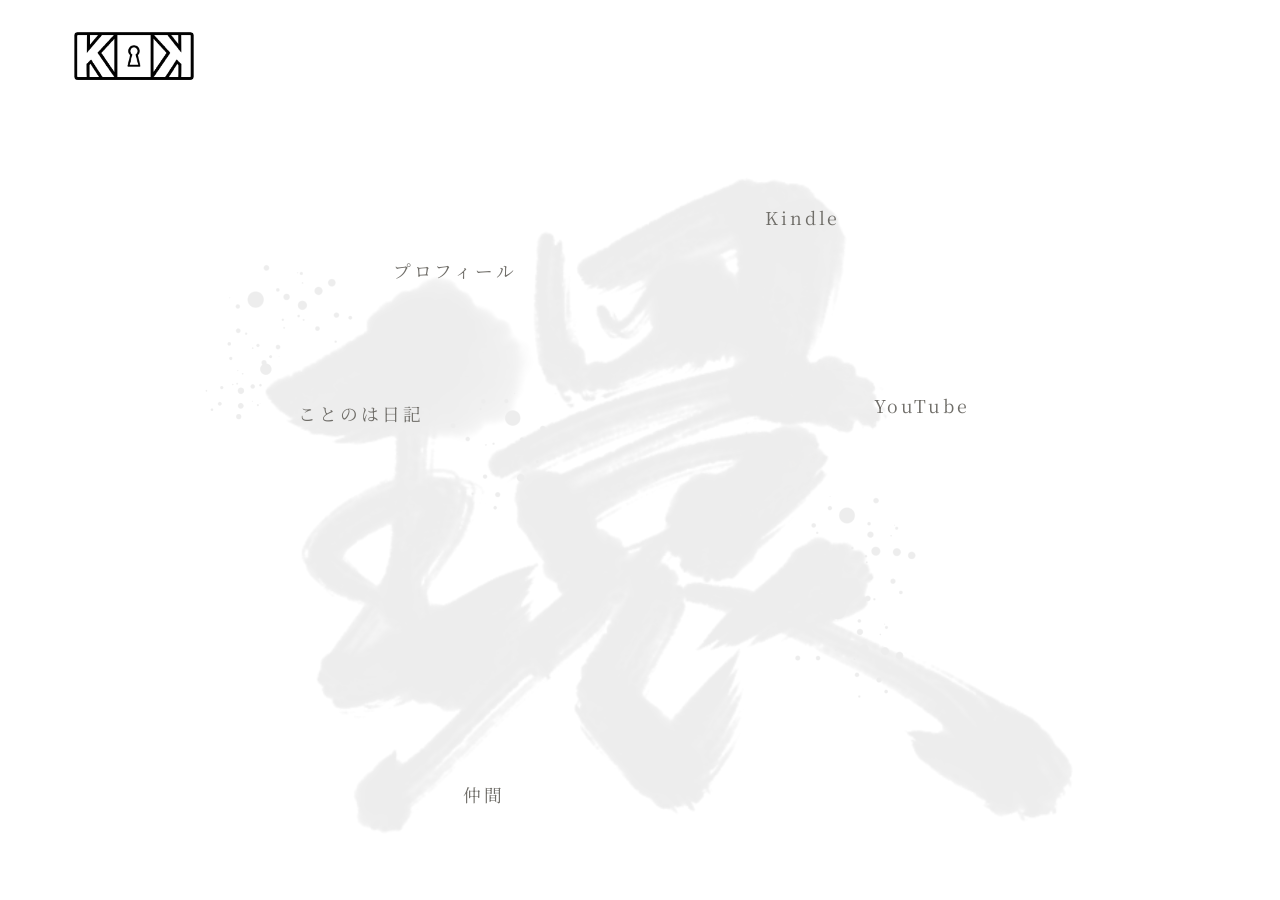
<file: index.html>
<!doctype html>
<html lang="ja" class="no-js">
  <head>
    <meta charset="UTF-8" />
    <meta name="viewport" content="width=device-width, initial-scale=1.0" />
    <title>KOTOBABITO｜詞人くまさん</title>
    <meta name="description" content="言葉、Kindle、映像、音楽など、詞人くまさんの作品と活動をつなぐKOTOBABITO公式サイト。" />
    <link rel="canonical" href="https://kotobabito.com/" />
    <meta property="og:type" content="website" />
    <meta property="og:title" content="KOTOBABITO｜詞人くまさん" />
    <meta property="og:description" content="言葉、Kindle、映像、音楽など、詞人くまさんの作品と活動をつなぐKOTOBABITO公式サイト。" />
    <meta property="og:url" content="https://kotobabito.com/" />
    <meta property="og:site_name" content="KOTOBABITO" />
    <meta property="og:image" content="https://kotobabito.com/%E3%83%95%E3%82%9A%E3%83%AD%E3%83%95%E3%82%A3%E3%83%BC%E3%83%AB%E6%A8%AA.png" />
    <meta name="twitter:card" content="summary_large_image" />
    <meta name="twitter:image" content="https://kotobabito.com/%E3%83%95%E3%82%9A%E3%83%AD%E3%83%95%E3%82%A3%E3%83%BC%E3%83%AB%E6%A8%AA.png" />
    <!-- Google tag (gtag.js) -->
    <script async src="https://www.googletagmanager.com/gtag/js?id=G-5PMWLNDNH3"></script>
    <script>
      window.dataLayer = window.dataLayer || [];
      function gtag(){dataLayer.push(arguments);}
      gtag('js', new Date());

      gtag('config', 'G-5PMWLNDNH3');
    </script>
    <script>
      document.documentElement.className = document.documentElement.className.replace("no-js", "js");
      (function () {
        var introKey = "home-intro-seen";

        try {
          if (window.sessionStorage && sessionStorage.getItem(introKey)) {
            document.documentElement.className += " " + introKey;
            return;
          }

          sessionStorage.setItem(introKey, "true");
        } catch (error) {
          /* Storage may be unavailable in private or restricted browsing. */
        }
      }());
    </script>
    <link rel="stylesheet" href="styles.css" />
    <script src="script.js" defer></script>
  </head>
  <body class="home-page">
    <header class="site-header">
      <a class="site-logo" href="#top" aria-label="詞人くまさん ホーム">
        <img src="HPlogo透明.png" alt="" width="134" height="54" />
      </a>

      <button class="menu-button" type="button" aria-expanded="false" aria-controls="site-nav">
        <span class="menu-button__line"></span>
        <span class="menu-button__line"></span>
        <span class="sr-only">メニューを開く</span>
      </button>

      <nav id="site-nav" class="site-nav" aria-label="メインナビゲーション">
        <a href="index.html" aria-current="page">トップ</a>
        <a href="profile.html">プロフィール</a>
        <a href="yomu.html">Kindle</a>
        <a href="tsuzuru.html">ことのは日記</a>
        <a href="youtube.html">YouTube</a>
        <a href="yorimichi.html">仲間</a>
      </nav>
    </header>

    <main id="top">
      <section class="hero" aria-labelledby="hero-title">
        <!-- 将来の背景画像は hero-background に追加できます。 -->
        <div class="hero-background" aria-hidden="true"></div>
        <div class="hero-message">
          <h1 id="hero-title">
            <span>言葉があるから想いが伝わる</span>
            <span>想いがあるから言葉が溢れる</span>
          </h1>
          <div class="signature-lockup">
            <p class="signature">詞人くまさん</p>
            <img class="signature-seal" src="opensea落款.png" alt="" width="1308" height="1450" />
          </div>
        </div>
        <nav class="hero-orbit-nav" aria-label="トップページナビゲーション">
          <a class="hero-orbit-nav__profile" href="profile.html">プロフィール</a>
          <a class="hero-orbit-nav__kindle" href="yomu.html">Kindle</a>
          <a class="hero-orbit-nav__tsuzuru" href="tsuzuru.html">ことのは日記</a>
          <a class="hero-orbit-nav__youtube" href="youtube.html">YouTube</a>
          <a class="hero-orbit-nav__friends" href="yorimichi.html">仲間</a>
        </nav>
      </section>
    </main>
  </body>
</html>
</file>
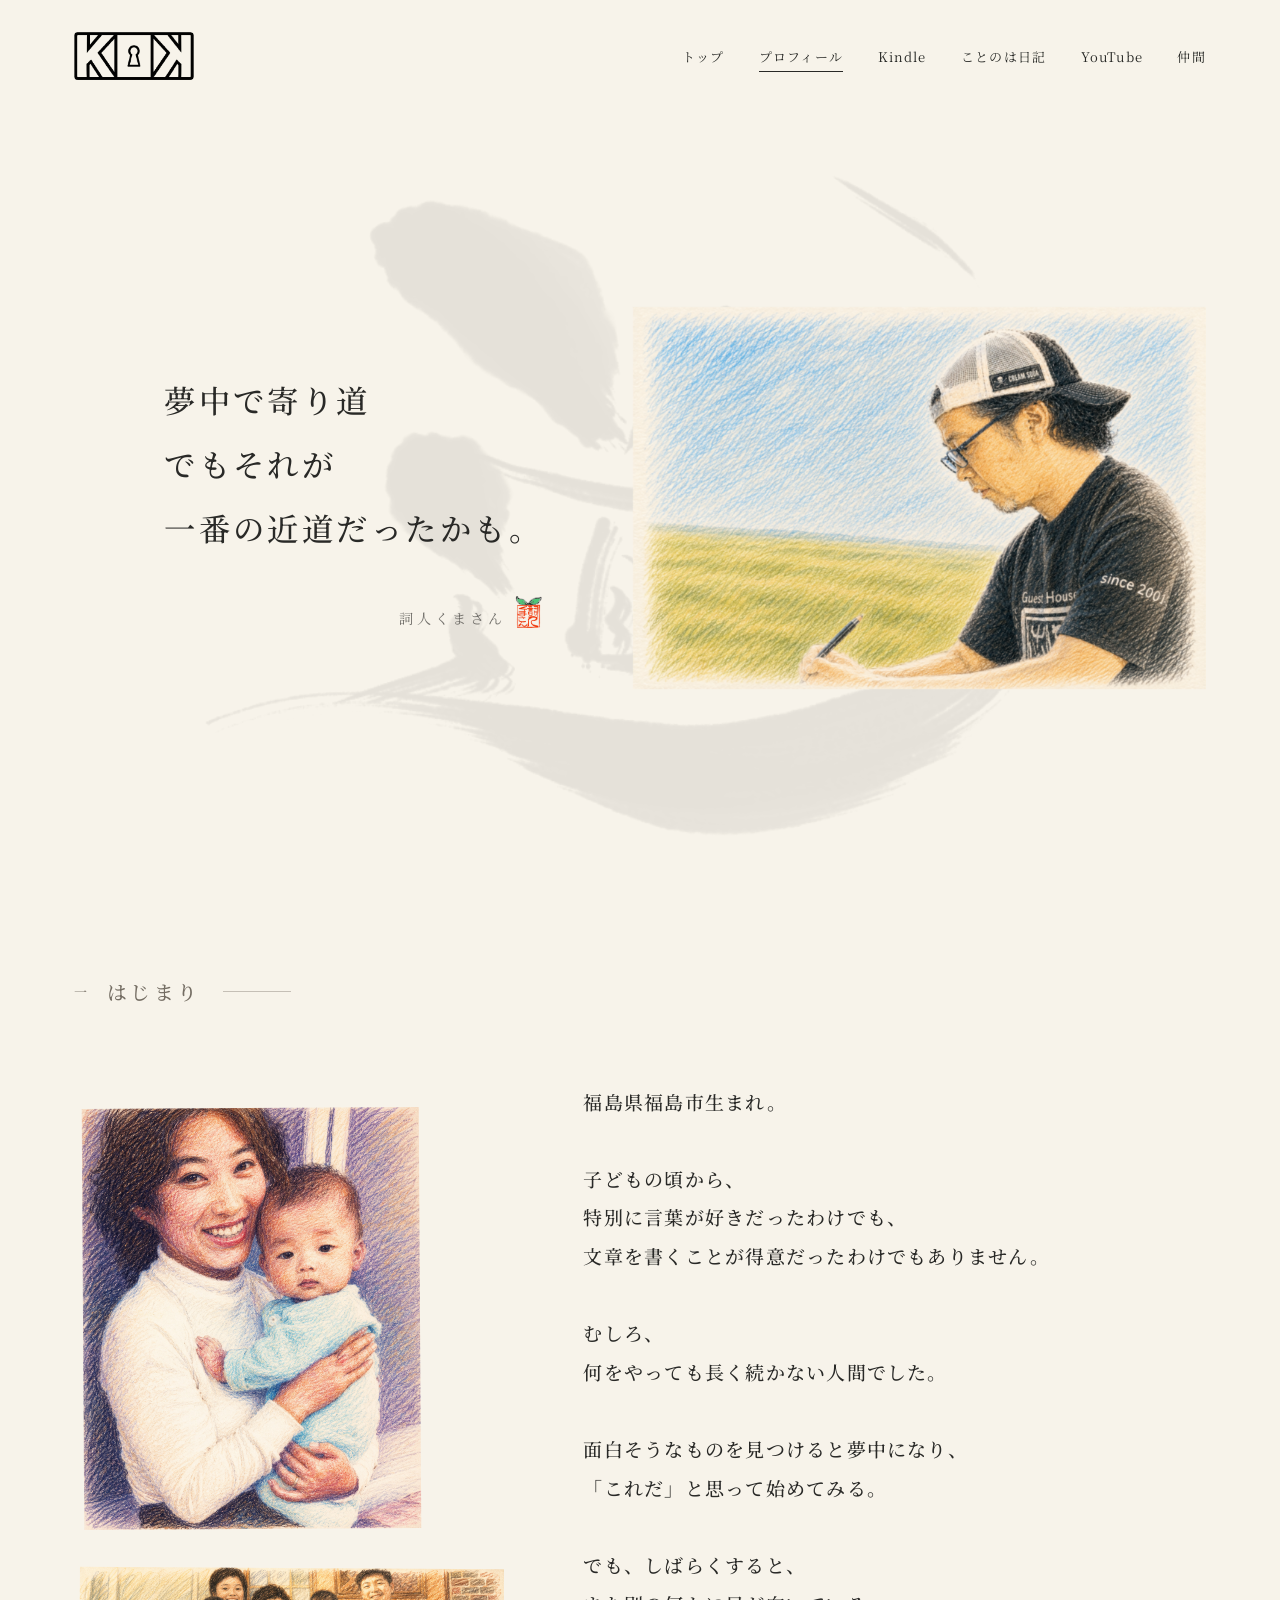
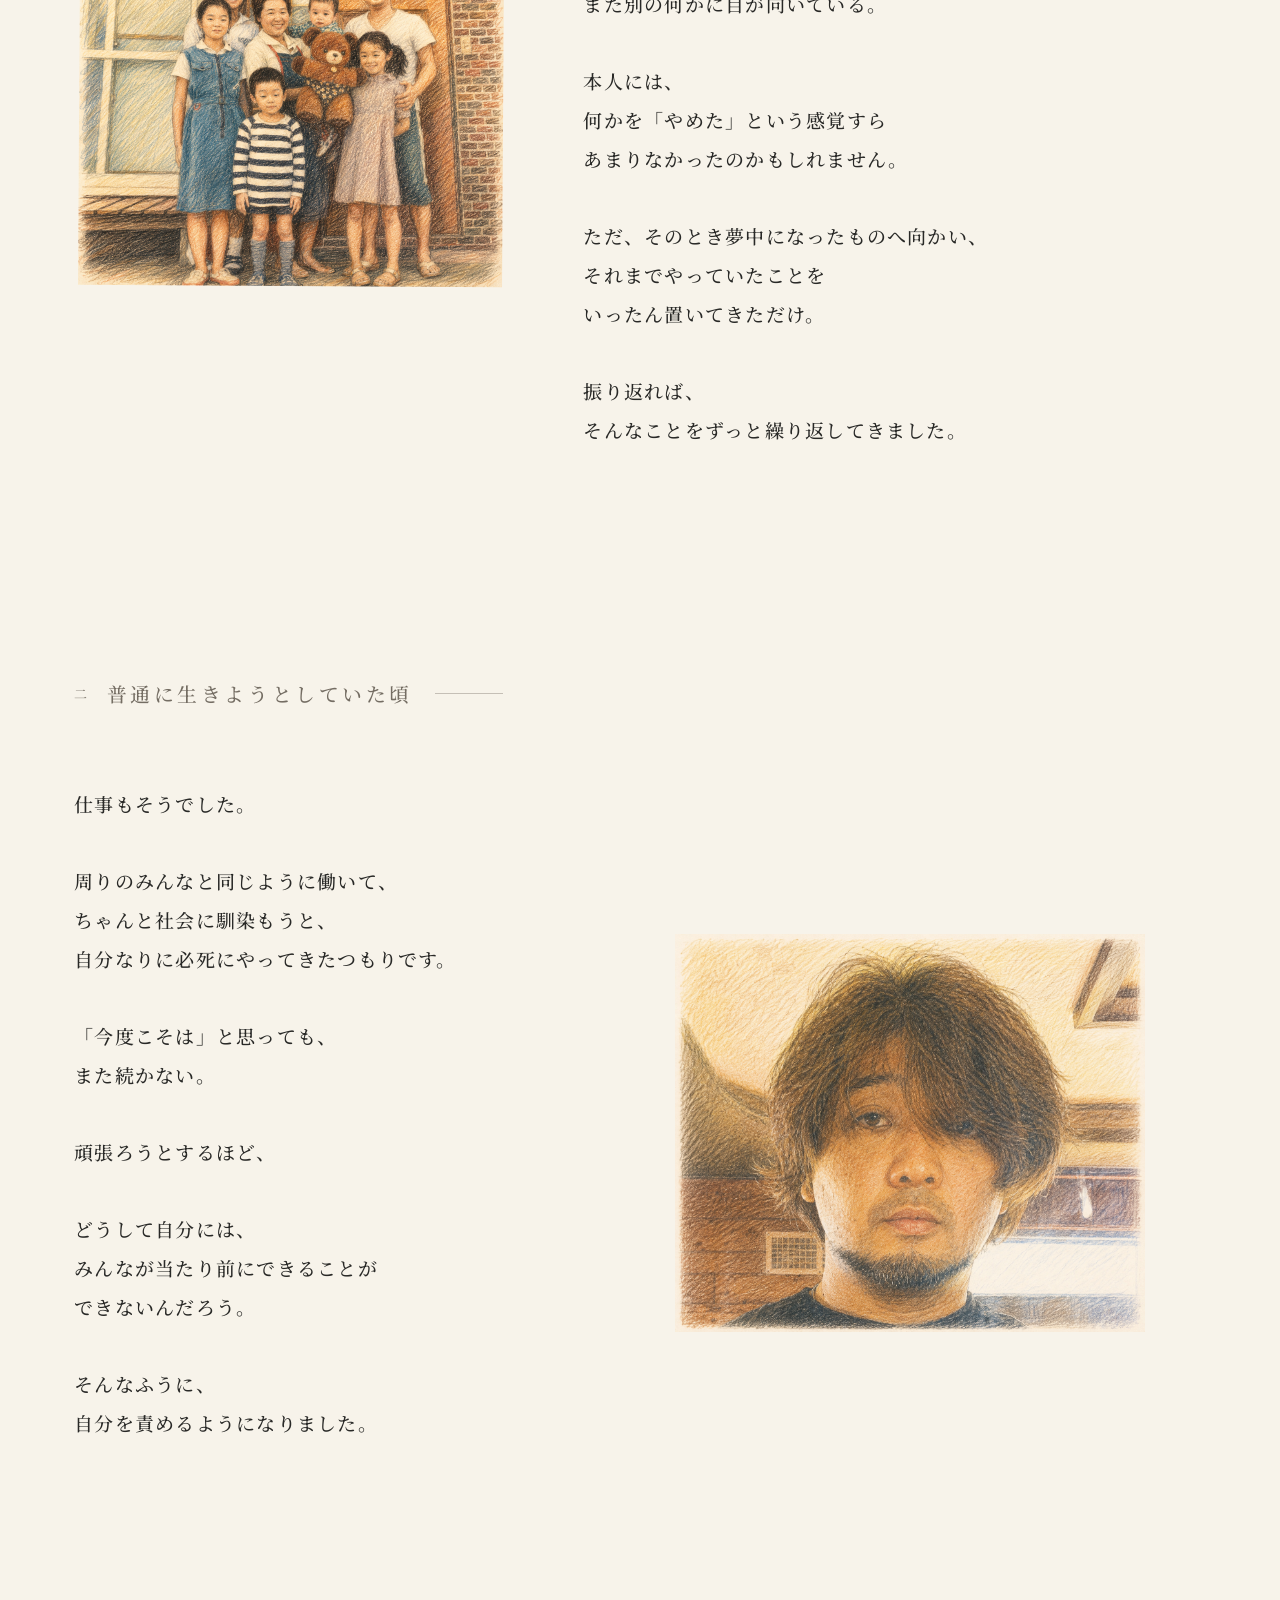
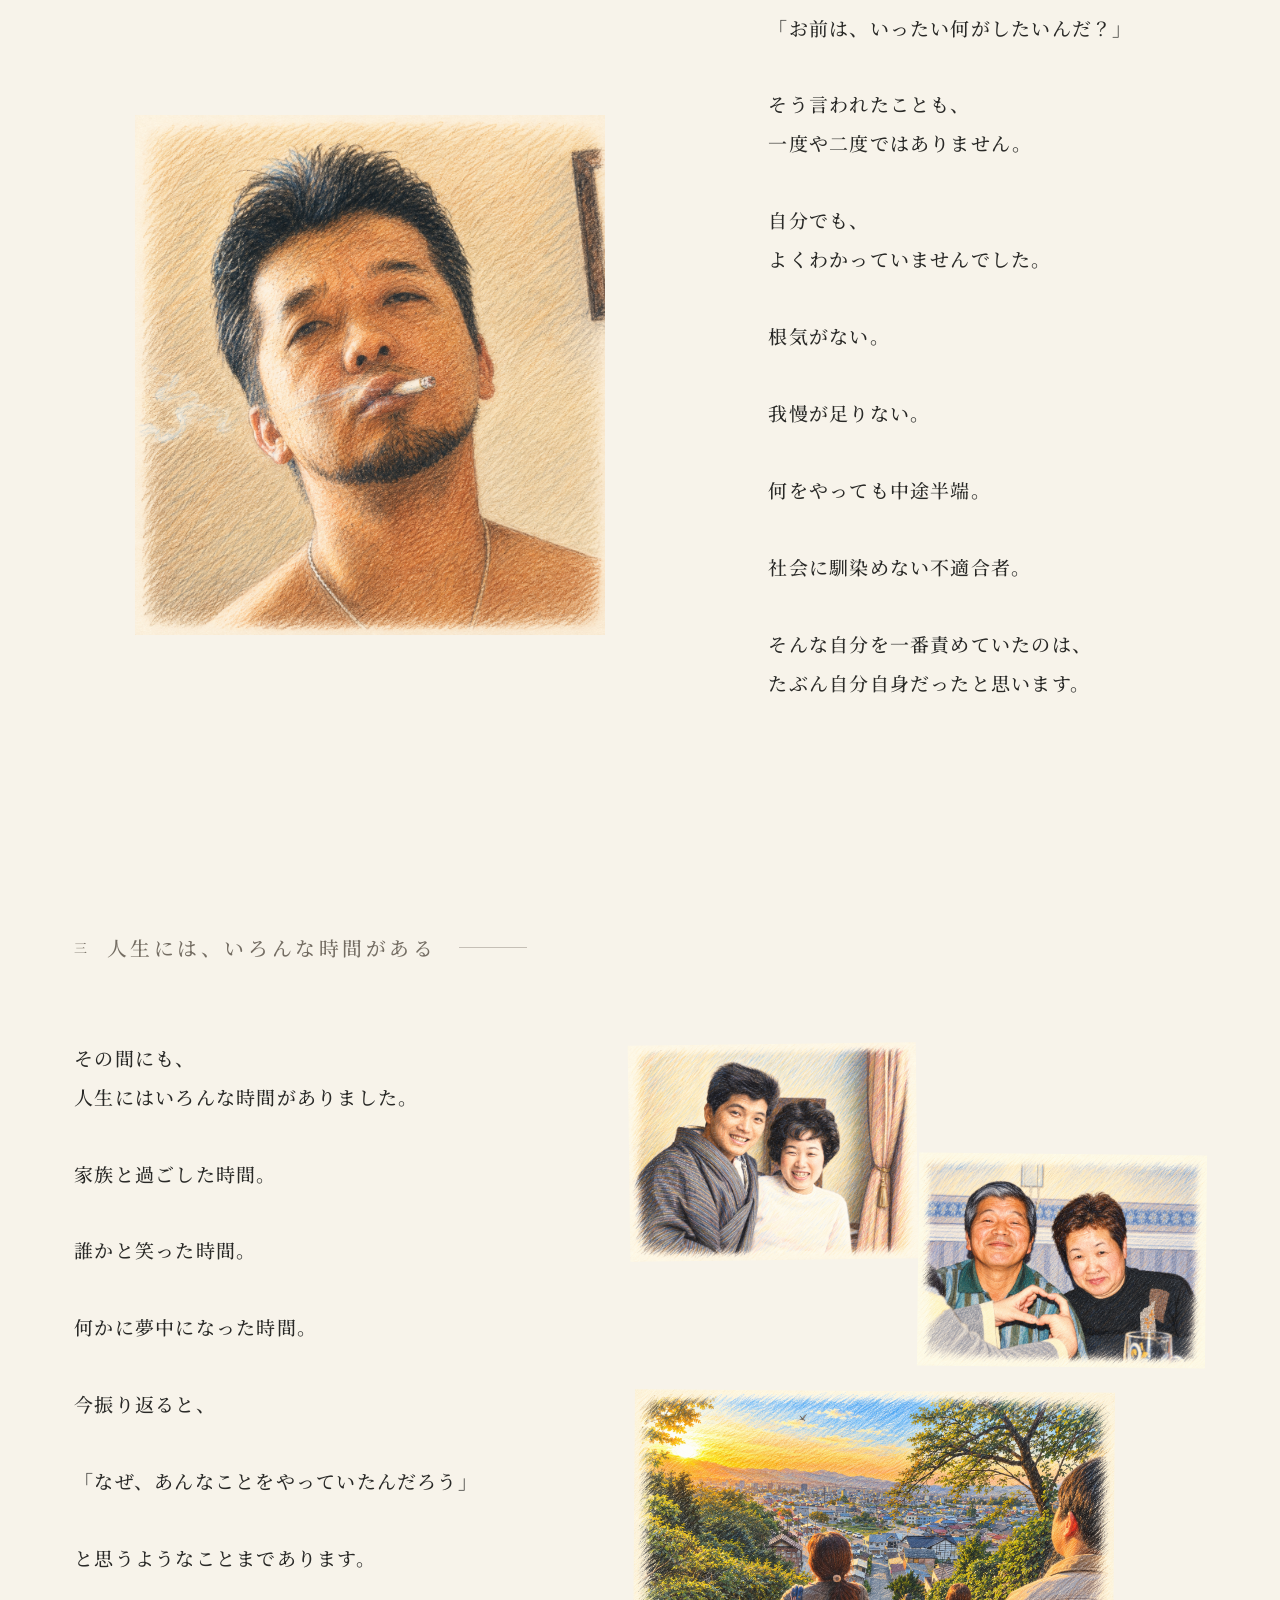
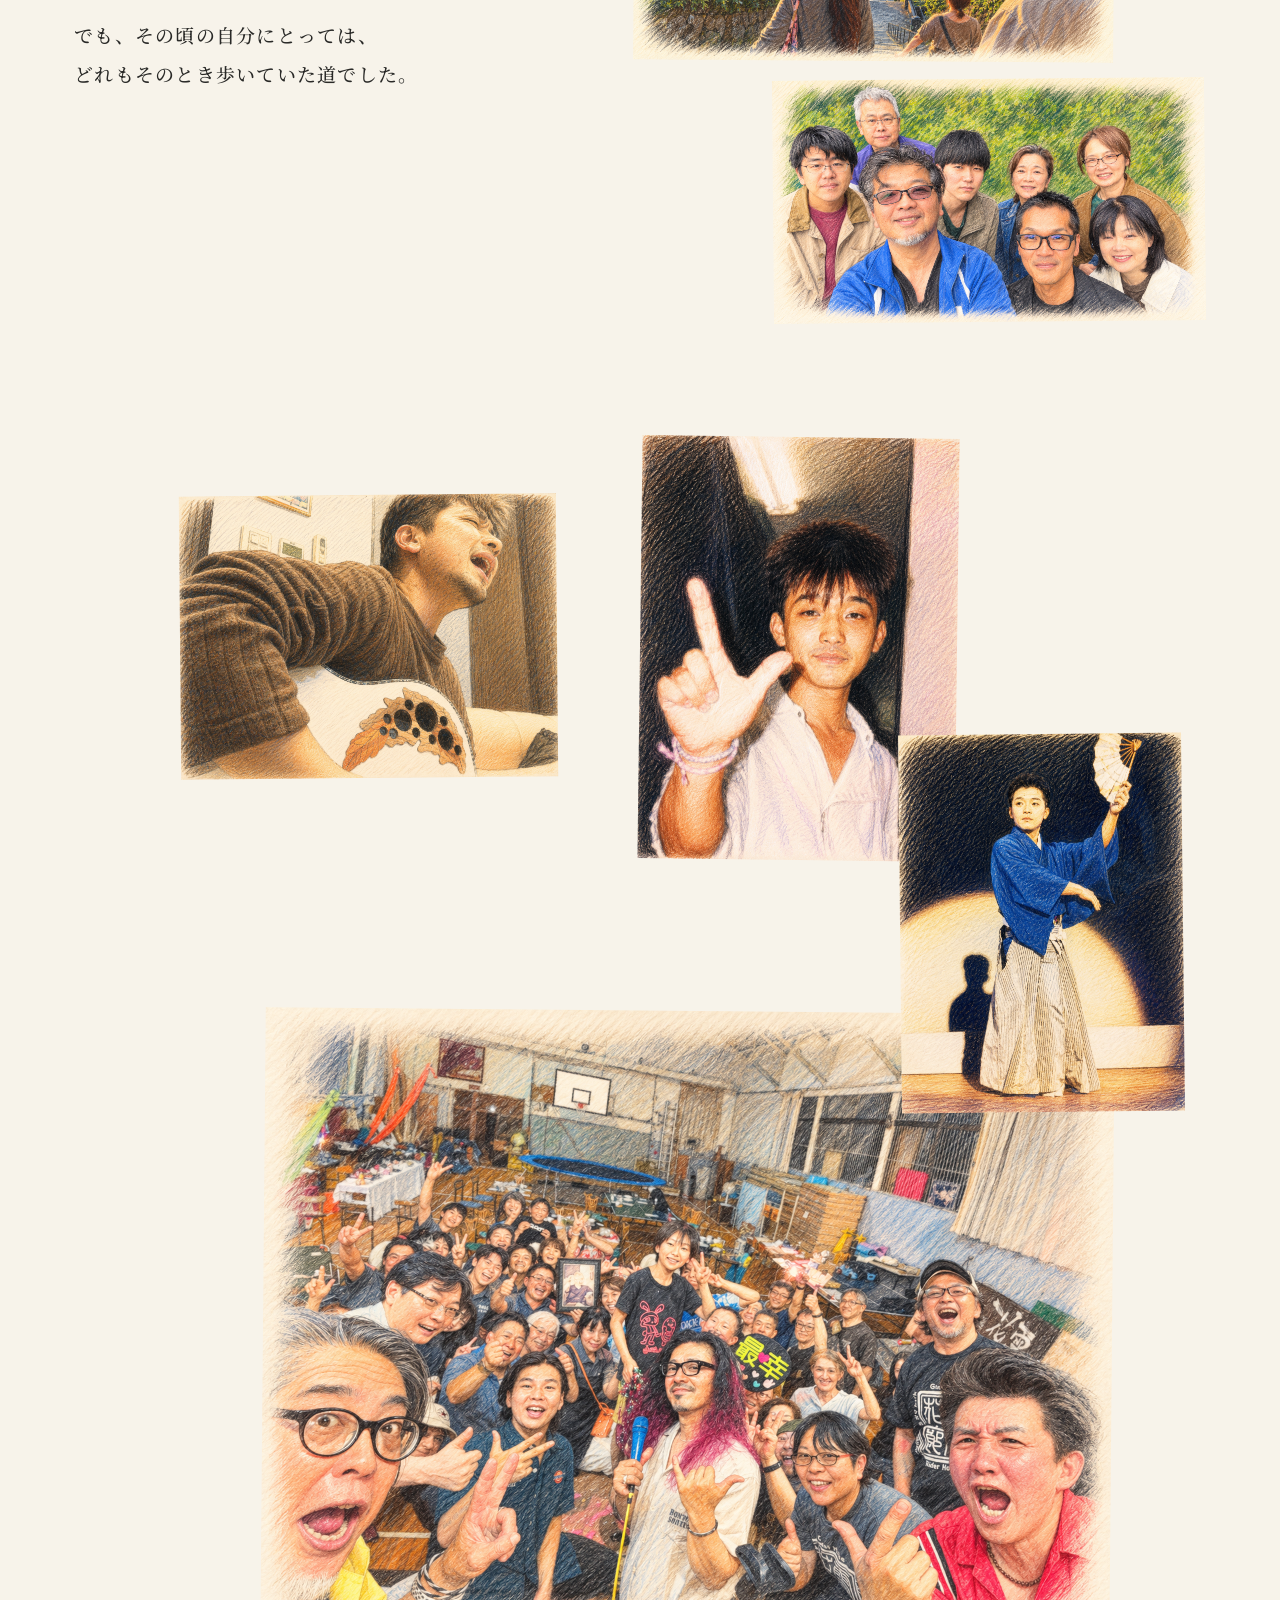
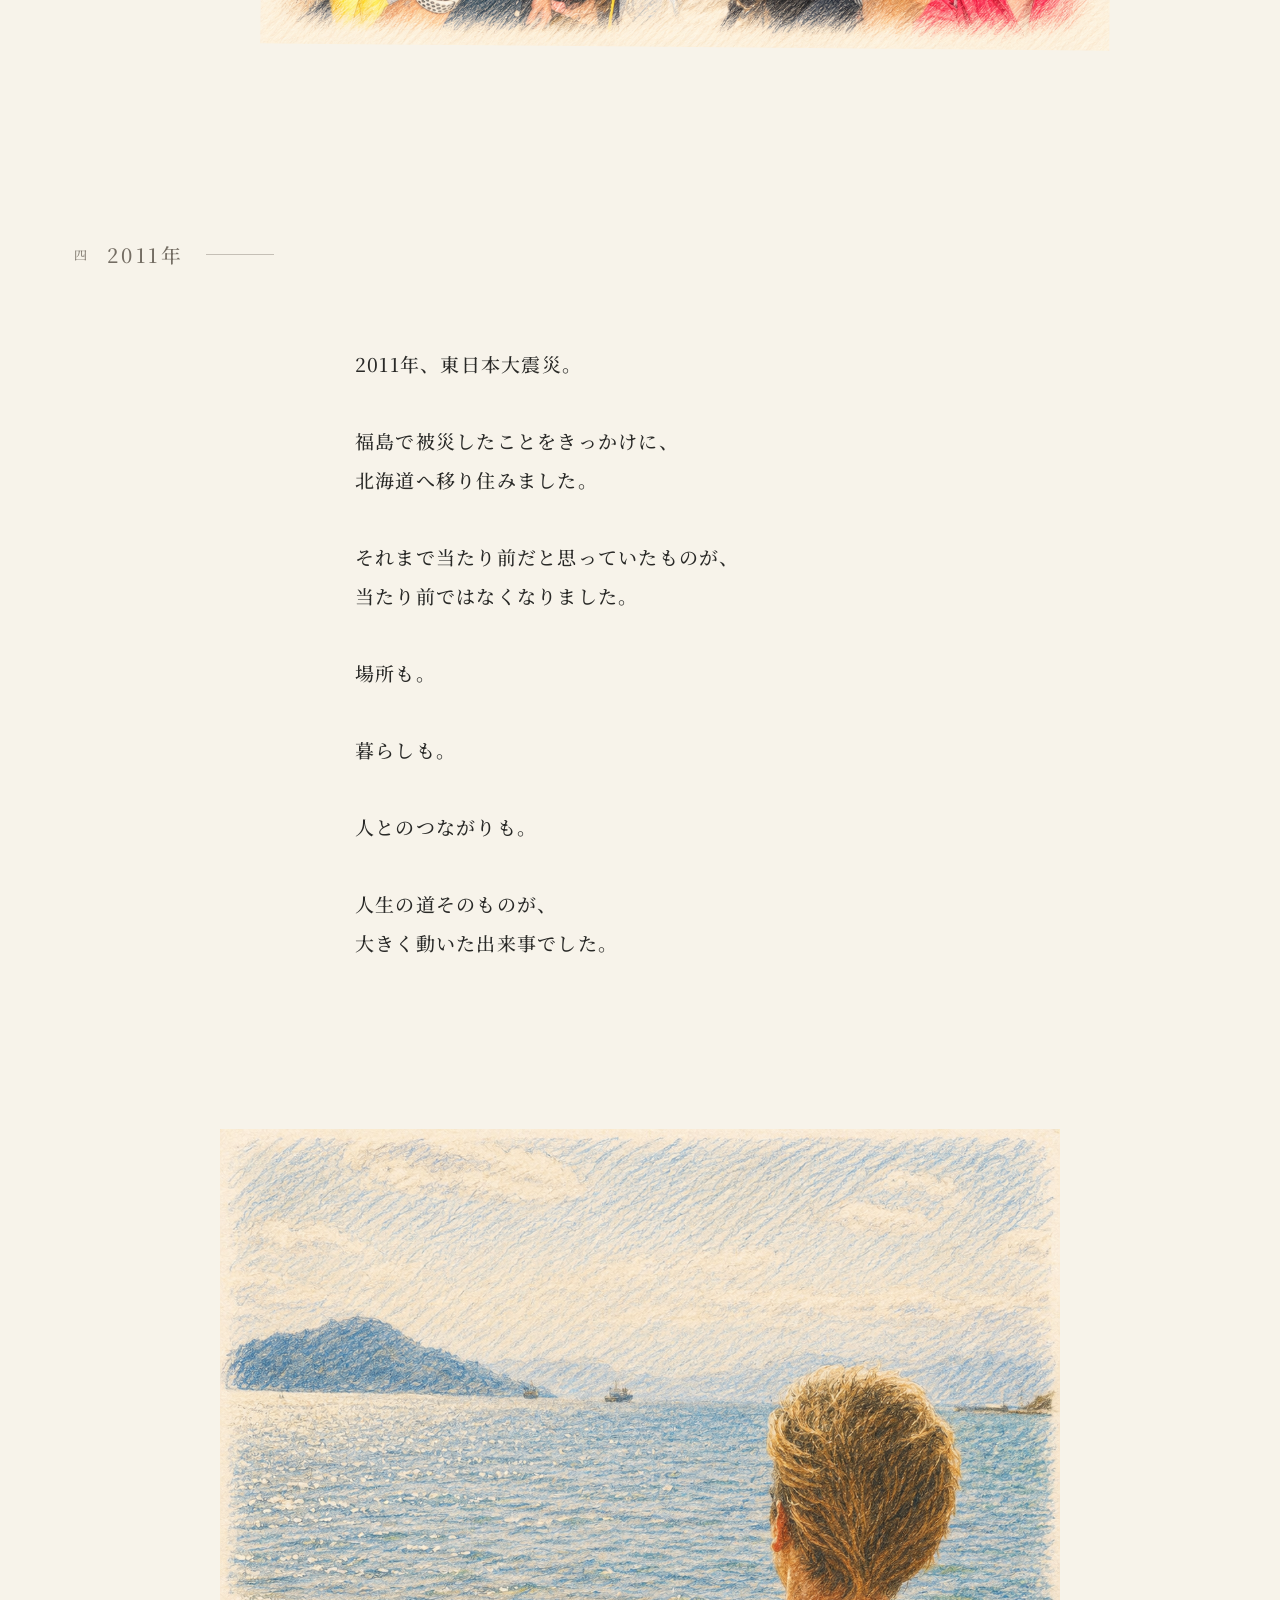
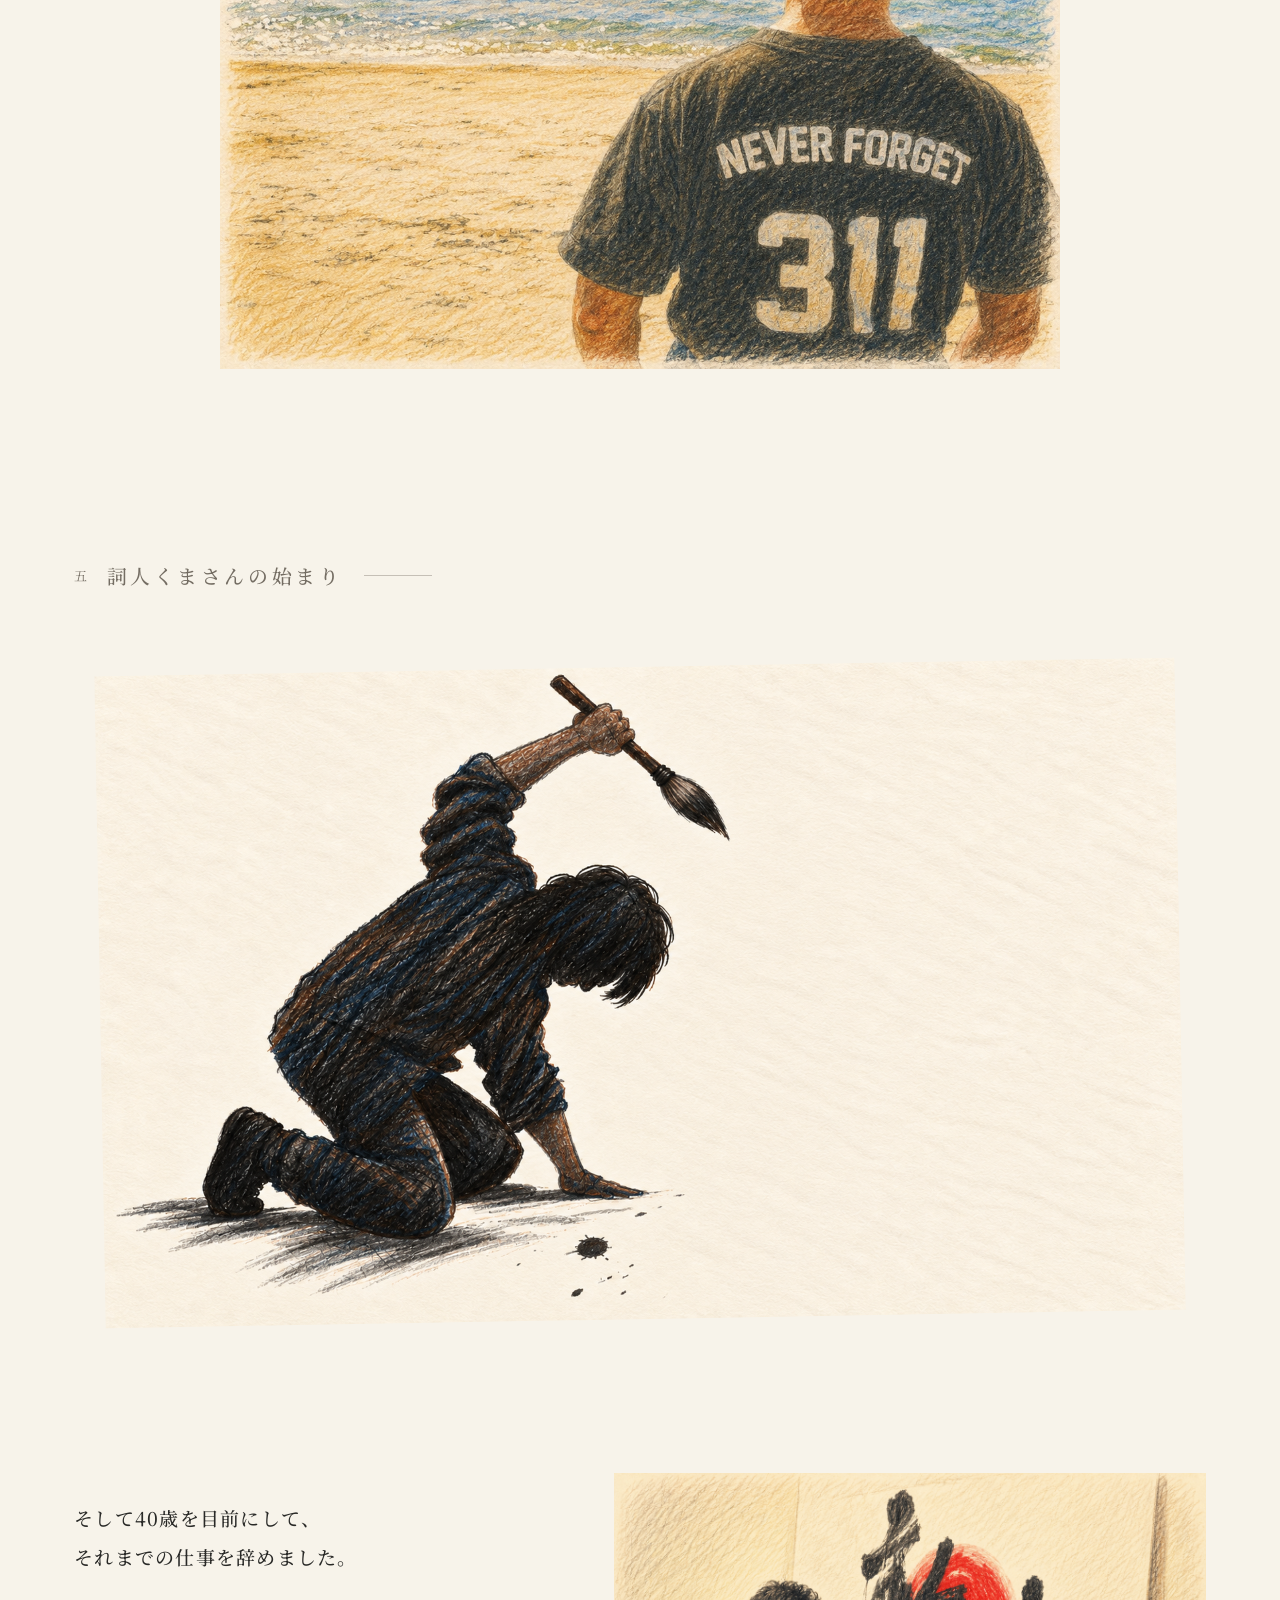
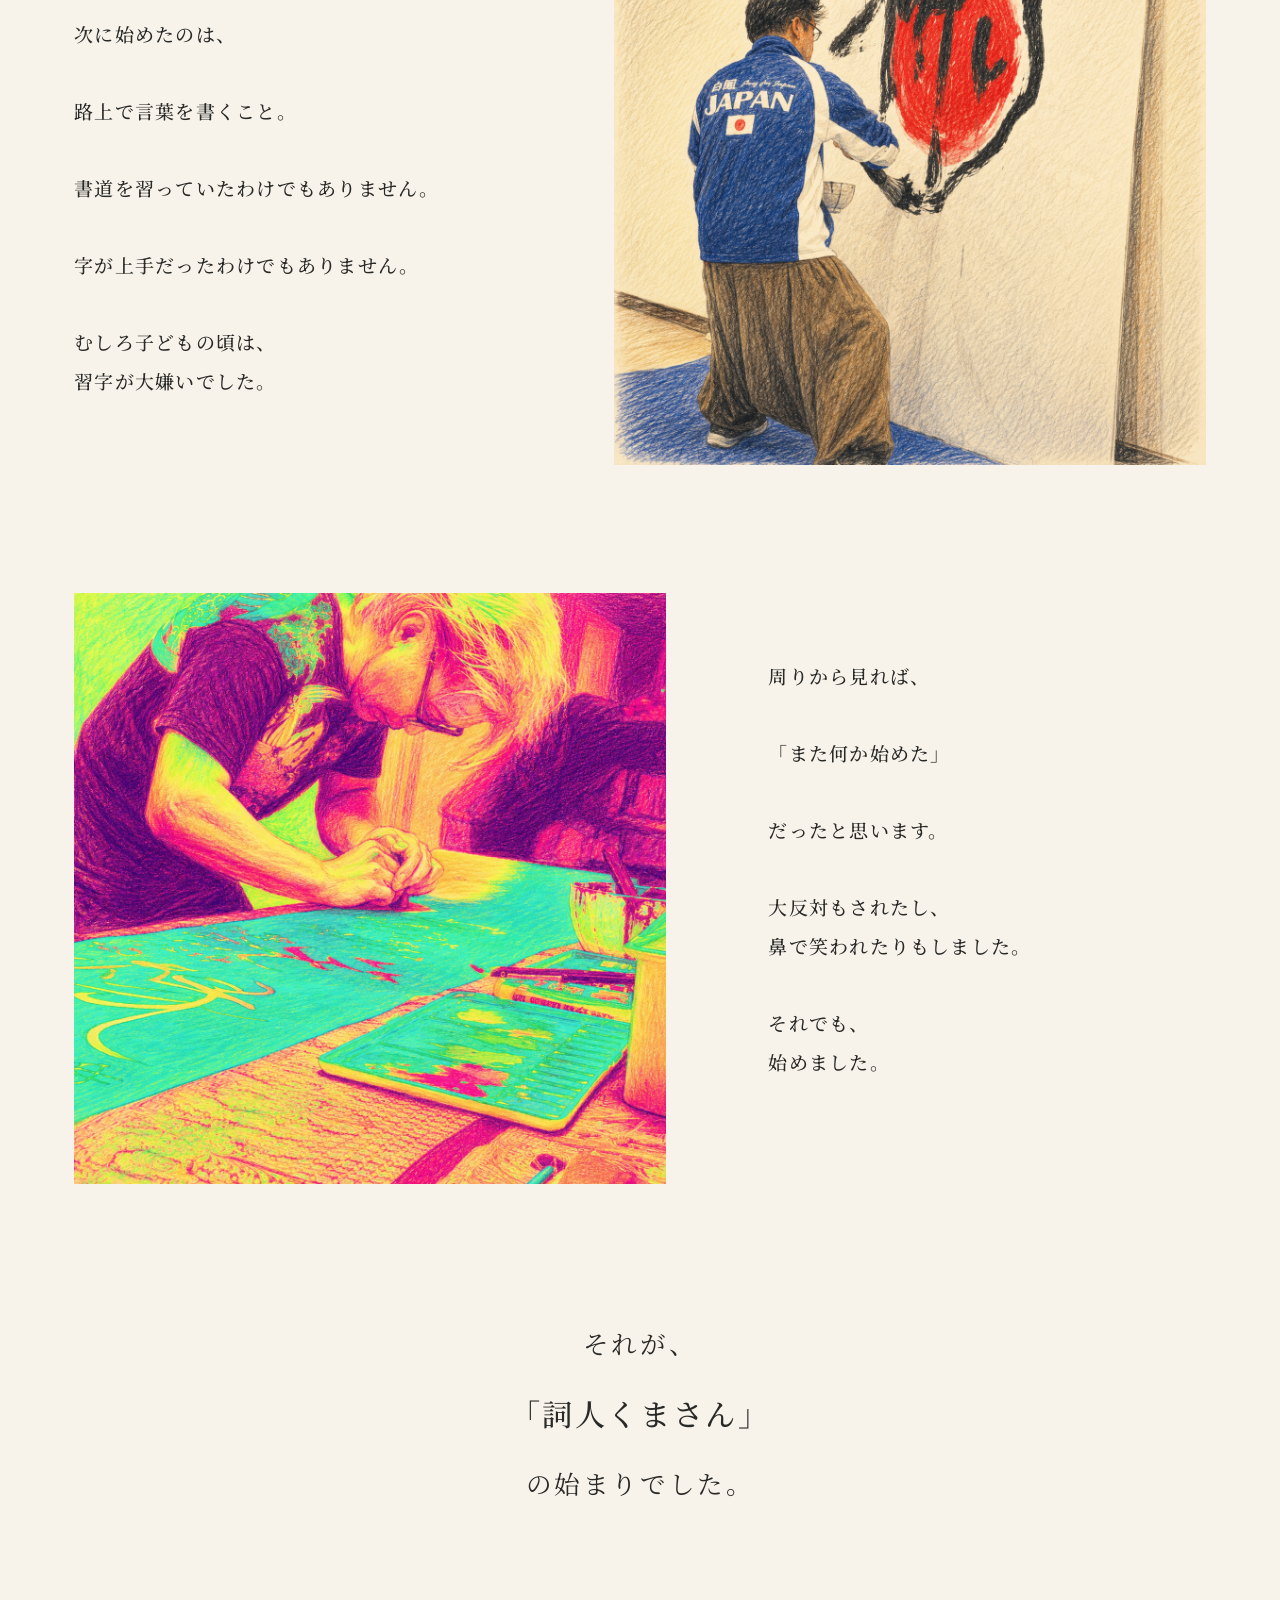
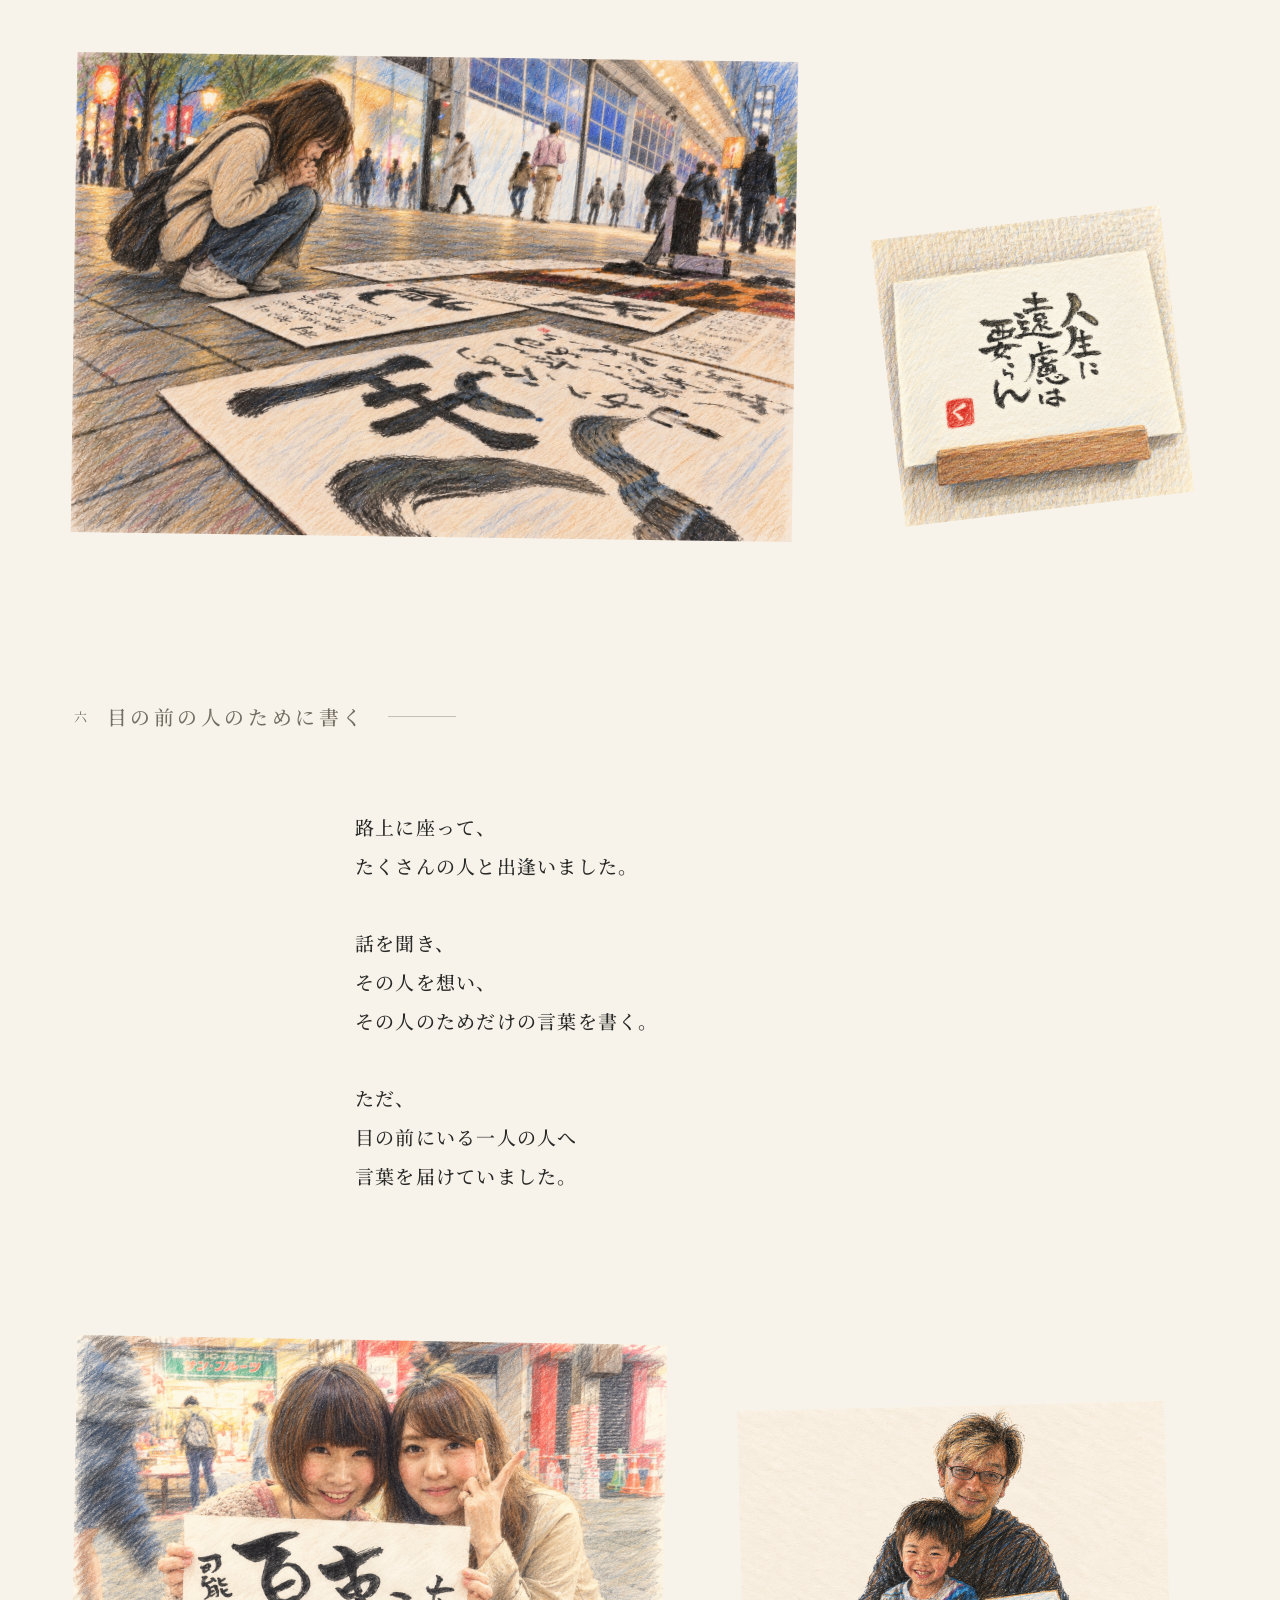
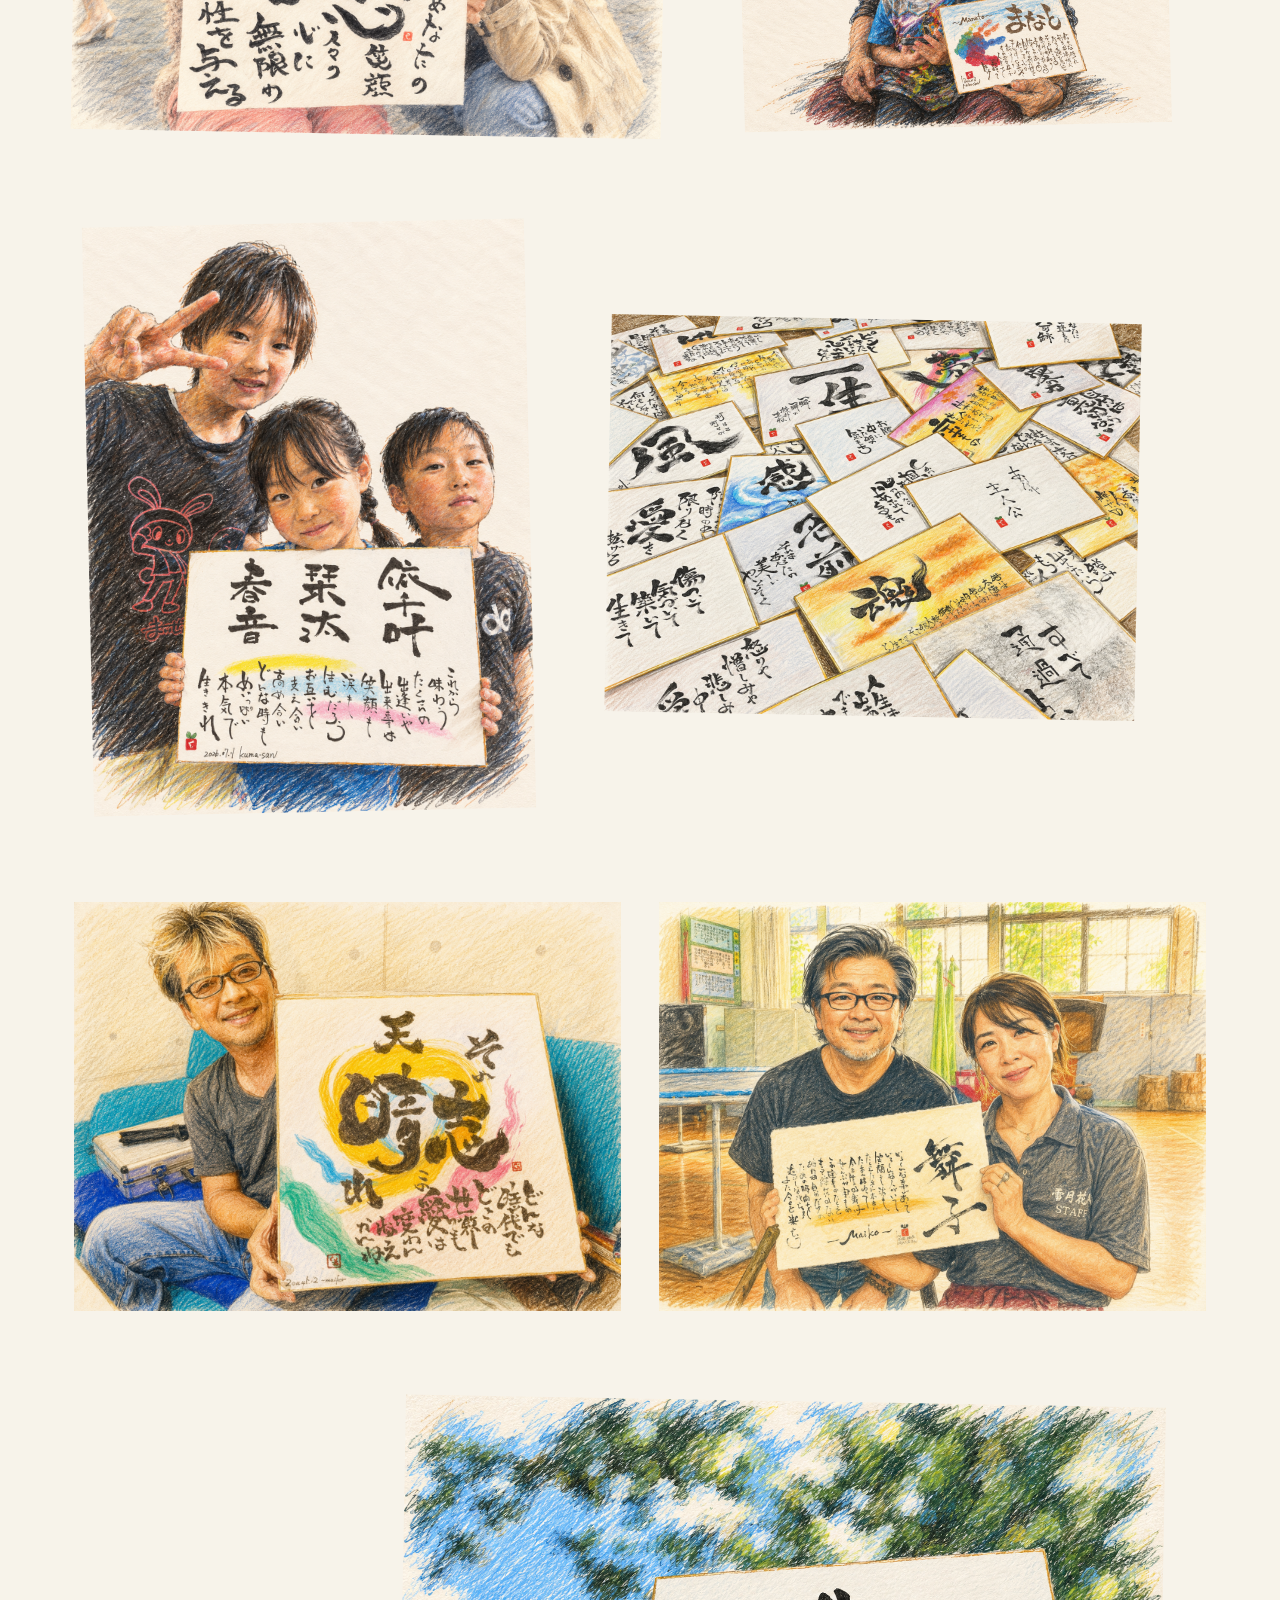
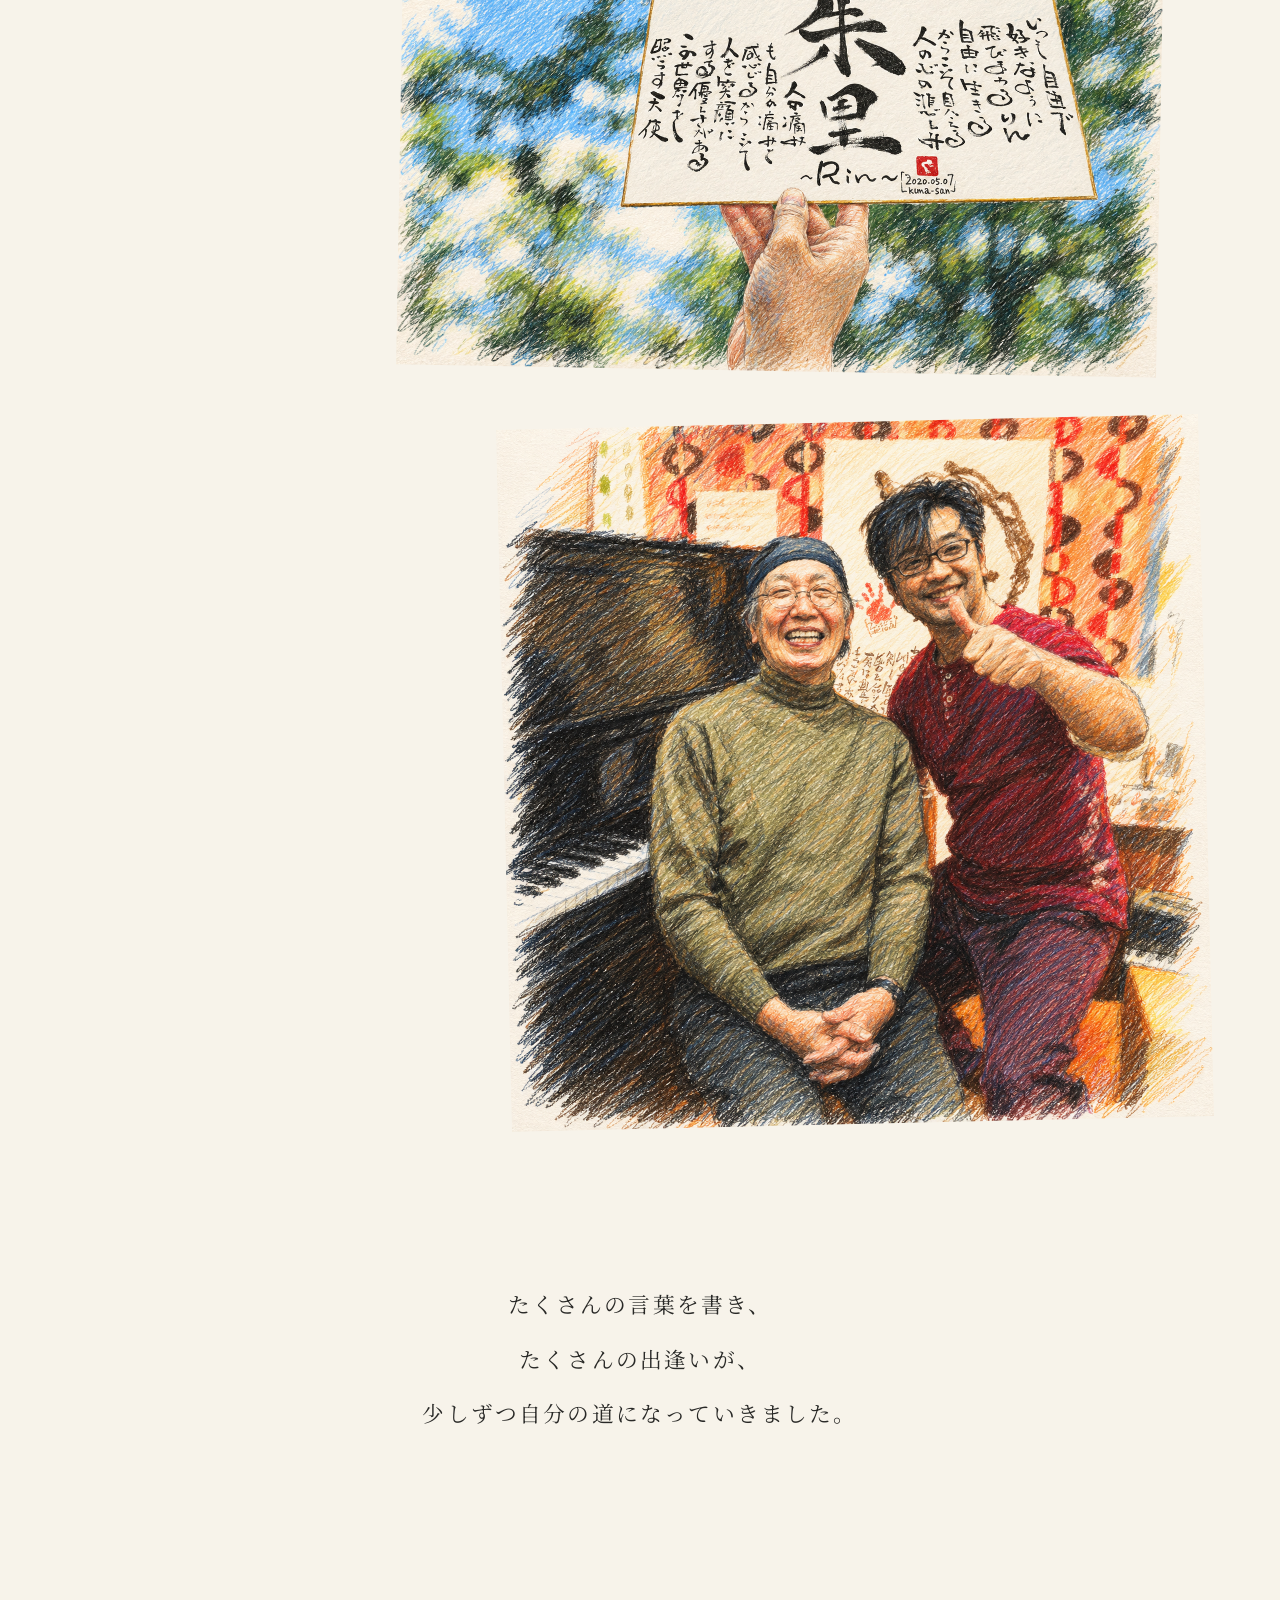
<file: profile.html>
<!doctype html>
<html lang="ja" class="no-js">
  <head>
    <meta charset="UTF-8" />
    <meta name="viewport" content="width=device-width, initial-scale=1.0" />
    <title>道｜詞人くまさん｜KOTOBABITO</title>
    <meta name="description" content="夢中で寄り道。でもそれが、一番の近道だったかも。詞人くまさんのこれまでの道を、言葉と色鉛筆画でたどるプロフィールページ。" />
    <link rel="canonical" href="https://kotobabito.com/profile.html" />
    <meta property="og:type" content="article" />
    <meta property="og:title" content="道｜詞人くまさん｜KOTOBABITO" />
    <meta property="og:description" content="夢中で寄り道。でもそれが、一番の近道だったかも。詞人くまさんのこれまでの道を、言葉と色鉛筆画でたどるプロフィールページ。" />
    <meta property="og:url" content="https://kotobabito.com/profile.html" />
    <meta property="og:site_name" content="KOTOBABITO" />
    <meta property="og:image" content="https://kotobabito.com/%E3%83%95%E3%82%9A%E3%83%AD%E3%83%95%E3%82%A3%E3%83%BC%E3%83%AB%E6%A8%AA.png" />
    <meta name="twitter:card" content="summary_large_image" />
    <meta name="twitter:image" content="https://kotobabito.com/%E3%83%95%E3%82%9A%E3%83%AD%E3%83%95%E3%82%A3%E3%83%BC%E3%83%AB%E6%A8%AA.png" />
    <!-- Google tag (gtag.js) -->
    <script async src="https://www.googletagmanager.com/gtag/js?id=G-5PMWLNDNH3"></script>
    <script>
      window.dataLayer = window.dataLayer || [];
      function gtag(){dataLayer.push(arguments);}
      gtag('js', new Date());

      gtag('config', 'G-5PMWLNDNH3');
    </script>
    <script>document.documentElement.className = document.documentElement.className.replace("no-js", "js");</script>
    <link rel="stylesheet" href="styles.css" />
    <link rel="stylesheet" href="profile.css" />
    <script src="script.js" defer></script>
  </head>
  <body class="profile-page">
    <header class="site-header">
      <a class="site-logo" href="index.html" aria-label="詞人くまさん ホーム">
        <img src="HPlogo透明.png" alt="" width="134" height="54" />
      </a>
      <button class="menu-button" type="button" aria-expanded="false" aria-controls="site-nav">
        <span class="menu-button__line"></span><span class="menu-button__line"></span>
        <span class="sr-only">メニューを開く</span>
      </button>
      <nav id="site-nav" class="site-nav" aria-label="メインナビゲーション">
        <a href="index.html">トップ</a>
        <a href="profile.html" aria-current="page">プロフィール</a>
        <a href="yomu.html">Kindle</a><a href="tsuzuru.html">ことのは日記</a><a href="youtube.html">YouTube</a>
        <a href="yorimichi.html">仲間</a>
        
      </nav>
    </header>

    <main>
      <section class="profile-opening" aria-label="道">
        <div class="profile-brush" aria-hidden="true"></div>
        <div class="profile-copy">
          <p class="profile-copy__message"><span>夢中で寄り道</span><span>でもそれが</span><span>一番の近道だったかも。</span></p>
          <div class="signature-lockup">
            <p class="signature">詞人くまさん</p>
            <img class="signature-seal" src="opensea落款.png" alt="" width="1308" height="1450" />
          </div>
        </div>
        <img class="profile-portrait" src="プロフィール横.png" alt="詞人くまさんのプロフィール写真" width="1536" height="1024" />
      </section>

      <article class="journey" aria-label="詞人くまさんが歩いてきた道">
        <section class="story-section story-section--beginning">
          <div class="story-heading"><span>一</span><h2>はじまり</h2></div>
          <div class="beginning-story">
            <div class="story-text story-text--left">
              <p>福島県福島市生まれ。</p>
              <p>子どもの頃から、<br>特別に言葉が好きだったわけでも、<br>文章を書くことが得意だったわけでもありません。</p>
              <p>むしろ、<br>何をやっても長く続かない人間でした。</p>
              <p>面白そうなものを見つけると夢中になり、<br>「これだ」と思って始めてみる。</p>
              <p>でも、しばらくすると、<br>また別の何かに目が向いている。</p>
              <p>本人には、<br>何かを「やめた」という感覚すら<br>あまりなかったのかもしれません。</p>
              <p>ただ、そのとき夢中になったものへ向かい、<br>それまでやっていたことを<br>いったん置いてきただけ。</p>
              <p>振り返れば、<br>そんなことをずっと繰り返してきました。</p>
            </div>
            <div class="image-pair image-pair--staggered">
              <img src="道1.png" alt="母に抱かれた幼い頃" loading="lazy"><img src="道2.png" alt="家族と過ごした幼い頃" loading="lazy">
            </div>
          </div>
        </section>

        <section class="story-section">
          <div class="story-heading"><span>二</span><h2>普通に生きようとしていた頃</h2></div>
          <div class="story-split">
            <div class="story-text">
              <p>仕事もそうでした。</p>
              <p>周りのみんなと同じように働いて、<br>ちゃんと社会に馴染もうと、<br>自分なりに必死にやってきたつもりです。</p>
              <p>「今度こそは」と思っても、<br>また続かない。</p>
              <p>頑張ろうとするほど、</p>
              <p>どうして自分には、<br>みんなが当たり前にできることが<br>できないんだろう。</p>
              <p>そんなふうに、<br>自分を責めるようになりました。</p>
            </div>
            <img class="story-image story-image--portrait" src="道8.png" alt="長髪だった頃の詞人くまさん" loading="lazy">
          </div>
          <div class="story-split story-split--reverse story-split--before-quiet">
            <div class="story-text">
              <p>「お前は、いったい何がしたいんだ？」</p>
              <p>そう言われたことも、<br>一度や二度ではありません。</p>
              <p>自分でも、<br>よくわかっていませんでした。</p>
              <p>根気がない。</p><p>我慢が足りない。</p><p>何をやっても中途半端。</p><p>社会に馴染めない不適合者。</p>
              <p>そんな自分を一番責めていたのは、<br>たぶん自分自身だったと思います。</p>
            </div>
            <img class="story-image story-image--portrait" src="道7.png" alt="短髪だった頃の詞人くまさん" loading="lazy">
          </div>
        </section>

        <section class="story-section story-section--play">
          <div class="story-heading"><span>三</span><h2>人生には、いろんな時間がある</h2></div>
          <div class="play-intro play-intro--life-album">
            <div class="story-text">
              <p>その間にも、<br>人生にはいろんな時間がありました。</p>
              <p>家族と過ごした時間。</p><p>誰かと笑った時間。</p><p>何かに夢中になった時間。</p>
              <p>今振り返ると、</p><p>「なぜ、あんなことをやっていたんだろう」</p><p>と思うようなことまであります。</p>
              <p>でも、その頃の自分にとっては、<br>どれもそのとき歩いていた道でした。</p>
            </div>
            <div class="life-album" aria-label="家族や仲間と過ごした時間の写真">
              <img class="life-album__couple" src="道40.png" alt="若い夫婦の笑顔" loading="lazy">
              <img class="life-album__parents" src="道41.png" alt="寄り添って笑う夫婦" loading="lazy">
              <img class="life-album__walk" src="道37.png" alt="夕暮れの街を家族と眺める時間" loading="lazy">
              <img class="life-album__friends" src="道36.png" alt="仲間たちとの集合写真" loading="lazy">
            </div>
          </div>
          <div class="life-memories" aria-label="夢中になったさまざまな時間の写真">
            <img class="life-memories__gathering" src="道6.png" alt="ギターを弾き歌う姿" loading="lazy">
            <img class="life-memories__young" src="道4.png" alt="若い頃の姿" loading="lazy">
            <img class="life-memories__stage" src="道5.png" alt="舞台に立つ若い頃" loading="lazy">
            <img class="life-memories__guitar" src="道35.png" alt="大勢の仲間と笑い合う時間" loading="lazy">
          </div>
        </section>

        <section class="story-section story-section--earthquake">
          <div class="story-heading"><span>四</span><h2>2011年</h2></div>
          <div class="story-text story-text--center">
            <p>2011年、東日本大震災。</p><p>福島で被災したことをきっかけに、<br>北海道へ移り住みました。</p>
            <p>それまで当たり前だと思っていたものが、<br>当たり前ではなくなりました。</p>
            <p>場所も。</p><p>暮らしも。</p><p>人とのつながりも。</p>
            <p>人生の道そのものが、<br>大きく動いた出来事でした。</p>
          </div>
          <img class="story-image story-image--emblem" src="道9.png" alt="海を前にNEVER FORGET 311と記された服を着る後ろ姿" loading="lazy">
        </section>

        <section class="story-section">
          <div class="story-heading"><span>五</span><h2>詞人くまさんの始まり</h2></div>
          <img class="story-image story-image--brush-figure" src="道29.png" alt="" loading="lazy">
          <div class="story-split">
            <div class="story-text">
              <p>そして40歳を目前にして、<br>それまでの仕事を辞めました。</p><p>次に始めたのは、</p><p>路上で言葉を書くこと。</p>
              <p>書道を習っていたわけでもありません。</p><p>字が上手だったわけでもありません。</p>
              <p>むしろ子どもの頃は、<br>習字が大嫌いでした。</p>
            </div>
            <img class="story-image" src="道10.png" alt="大きな筆で作品を書く姿" loading="lazy">
          </div>
          <div class="story-split story-split--reverse">
            <div class="story-text"><p>周りから見れば、</p><p>「また何か始めた」</p><p>だったと思います。</p><p>大反対もされたし、<br>鼻で笑われたりもしました。</p><p>それでも、<br>始めました。</p></div>
            <img class="story-image" src="道12.png" alt="机に向かい筆で言葉を書く姿" loading="lazy">
          </div>
          <p class="story-turn">それが、<strong>「詞人くまさん」</strong>の始まりでした。</p>
          <div class="encounter-lead" aria-hidden="true">
            <img src="道23.png" alt="" loading="lazy">
            <img src="道25.png" alt="" loading="lazy">
          </div>
        </section>

        <section class="story-section story-section--encounters">
          <div class="story-heading"><span>六</span><h2>目の前の人のために書く</h2></div>
          <div class="story-text story-text--center"><p>路上に座って、<br>たくさんの人と出逢いました。</p><p>話を聞き、<br>その人を想い、<br>その人のためだけの言葉を書く。</p><p>ただ、<br>目の前にいる一人の人へ<br>言葉を届けていました。</p></div>
          <div class="encounter-stream" aria-hidden="true">
            <img class="encounter-stream__people" src="道27.png" alt="" loading="lazy">
            <img class="encounter-stream__small" src="道30.png" alt="" loading="lazy">
            <div class="encounter-stream__memories">
              <img class="encounter-stream__aside" src="道31.png" alt="" loading="lazy">
              <img class="encounter-stream__main" src="道28.png" alt="" loading="lazy">
            </div>
          </div>
          <div class="image-pair image-pair--people"><img src="道19.png" alt="書き下ろした作品を持つ詞人くまさん" loading="lazy"><img src="道20.png" alt="届けた作品をお客さまと一緒に持つ姿" loading="lazy"></div>
          <img class="story-image story-image--keepsake" src="道33.png" alt="木の前で書き下ろし作品を掲げる詞人くまさん" loading="lazy">
          <div class="encounter-after" aria-hidden="true">
            <img src="道34.png" alt="" loading="lazy">
          </div>
          <p class="story-turn story-turn--encounters">たくさんの言葉を書き、<br>たくさんの出逢いが、<br>少しずつ自分の道になっていきました。</p>
        </section>

        <section class="story-section">
          <div class="story-heading"><span>七</span><h2>言葉が広がっていく</h2></div>
          <div class="story-split">
            <div class="story-text"><p>人との出逢いから、<br>少しずつ世界が広がっていきました。</p><p>路上で書いていた言葉は、<br>やがて本になりました。</p><p>言葉を歌にするようになりました。</p><p>人前に立つことも増えました。</p><p>映像をつくるようにもなりました。</p></div>
            <img class="story-image story-image--portrait" src="道11.png" alt="詞人くまさんの著書" loading="lazy">
          </div>
          <div class="image-pair image-pair--wide"><img src="道13.png" alt="仲間とライブで歌う姿" loading="lazy"><img src="道15.png" alt="仲間と笑顔で立つ姿" loading="lazy"></div>
          <div class="image-pair image-pair--words" aria-hidden="true"><img src="道24.png" alt="" loading="lazy"><img src="道32.png" alt="" loading="lazy"></div>
          <div class="story-text story-text--right"><p>ひとつのことを<br>ずっと続けてきたわけではありません。</p><p>そのときそのとき、<br>面白いと思ったものに夢中になり、</p><p>気づけば表現する方法が<br>少しずつ増えていました。</p></div>
        </section>

        <section class="story-section">
          <div class="story-heading"><span>八</span><h2>寄り道は、消えない</h2></div>
          <div class="story-text story-text--center"><p>もちろん、<br>その間にも寄り道はたくさんしました。</p><p>途中でやめたこともあります。</p><p>失敗したことも、<br>たくさんあります。</p><p>でも今になって振り返ると、</p><p>続かなかったことも、<br>無駄ではなかった気がするのです。</p></div>
          <img class="story-image story-image--reflection" src="道17.png" alt="公園で空を見上げる姿" loading="lazy">
          <div class="story-text story-text--center"><p>そのとき覚えたことが、</p><p>何年も経ってから、<br>まったく別の場所で役に立つ。</p><p>昔置いてきたと思っていたものが、<br>ある日突然、<br>今やっていることにつながる。</p><p>あの頃はバラバラに見えていた道が、</p><p>少しずつ一本につながってきました。</p></div>
        </section>

        <section class="story-section story-section--farewell">
          <div class="story-heading"><span>九</span><h2>出逢いと別れ</h2></div>
          <div class="story-text story-text--center"><p>そして道を歩いていれば、</p><p>人とも出逢います。</p><p>様々な出逢いがあって、</p><p>様々な別れもある。</p></div>
          <img class="story-image story-image--landscape" src="道21.png" alt="父と二人の子どもが手をつないで歩く後ろ姿" loading="lazy">
          <div class="story-text story-text--center"><p>離れてしまう人もいる。</p><p>もう会えなくなる人もいる。</p><p>それでも、</p><p>その人と過ごした時間まで<br>消えてしまうわけではありません。</p><p>一緒に見た景色も。</p><p>交わした言葉も。</p><p>そのとき感じたことも。</p><p>どこかに残っている。</p><p>そしてまた、</p><p>めぐり逢う。</p></div>
          <img class="story-image story-image--still" src="道22.png" alt="三人の子どもが湖を見つめる後ろ姿" loading="lazy">
        </section>

        <section class="story-section story-section--closing">
          <div class="story-heading"><span>十</span><h2>ここまでの道、これからの道</h2></div>
          <div class="closing-path">
            <div class="story-text">
              <p>続かなかったからといって、</p><p>そこまで歩いた時間まで<br>なくなるわけではありません。</p><p>途中でやめた道にも、</p><p>そこで見た景色があります。</p><p>そこで覚えたことがあります。</p><p>そこで出逢った人がいます。</p><p>だから今は、</p><p>また別の道を歩いてもいいと思っています。</p>
            </div>
            <img class="story-image closing-path__image" src="道18.png" alt="仲間と街を歩く詞人くまさん" loading="lazy">
          </div>
          <div class="story-text story-text--center">
            <p>書くことも。</p><p>本をつくることも。</p><p>歌にすることも。</p><p>映像にすることも。</p><p>そしてこれから出逢う、</p><p>まだ名前も知らない何かも。</p><p>きっと、<br>どこかでつながっていく。</p>
          </div>
          <div class="story-text story-text--center closing-detour">
            <p class="closing-refrain">夢中で寄り道。</p><p>でもそれが、</p><p>一番の近道だったのかもしれません。</p>
            <p>たぶんこれからも、<br>寄り道をします。</p>
          </div>
          <div class="story-text story-text--center closing-before-finale">
            <p>何かを始めて、</p><p>また違うものを見つけて、</p><p>そっちへ歩いていくこともあるでしょう。</p><p>そしていつか振り返ったとき、</p>
          </div>
          <div class="closing-finale">
            <div class="story-text">
              <p class="closing-quote">「ああ、ここにつながっていたのか」</p><p>と笑えたら、<br>それでいい。</p><p>ここまでの道。</p><p>これからの道。</p><p>詞人くまさんは、</p><p>まだ寄り道の途中です。</p>
            </div>
            <img class="story-image closing-finale__image" src="道42.png" alt="これまでの道を静かに振り返る詞人くまさん" loading="lazy">
          </div>
          <a class="back-home" href="index.html"><span aria-hidden="true">←</span> トップへ戻る</a>
        </section>
      </article>
    </main>
  </body>
</html>
</file>
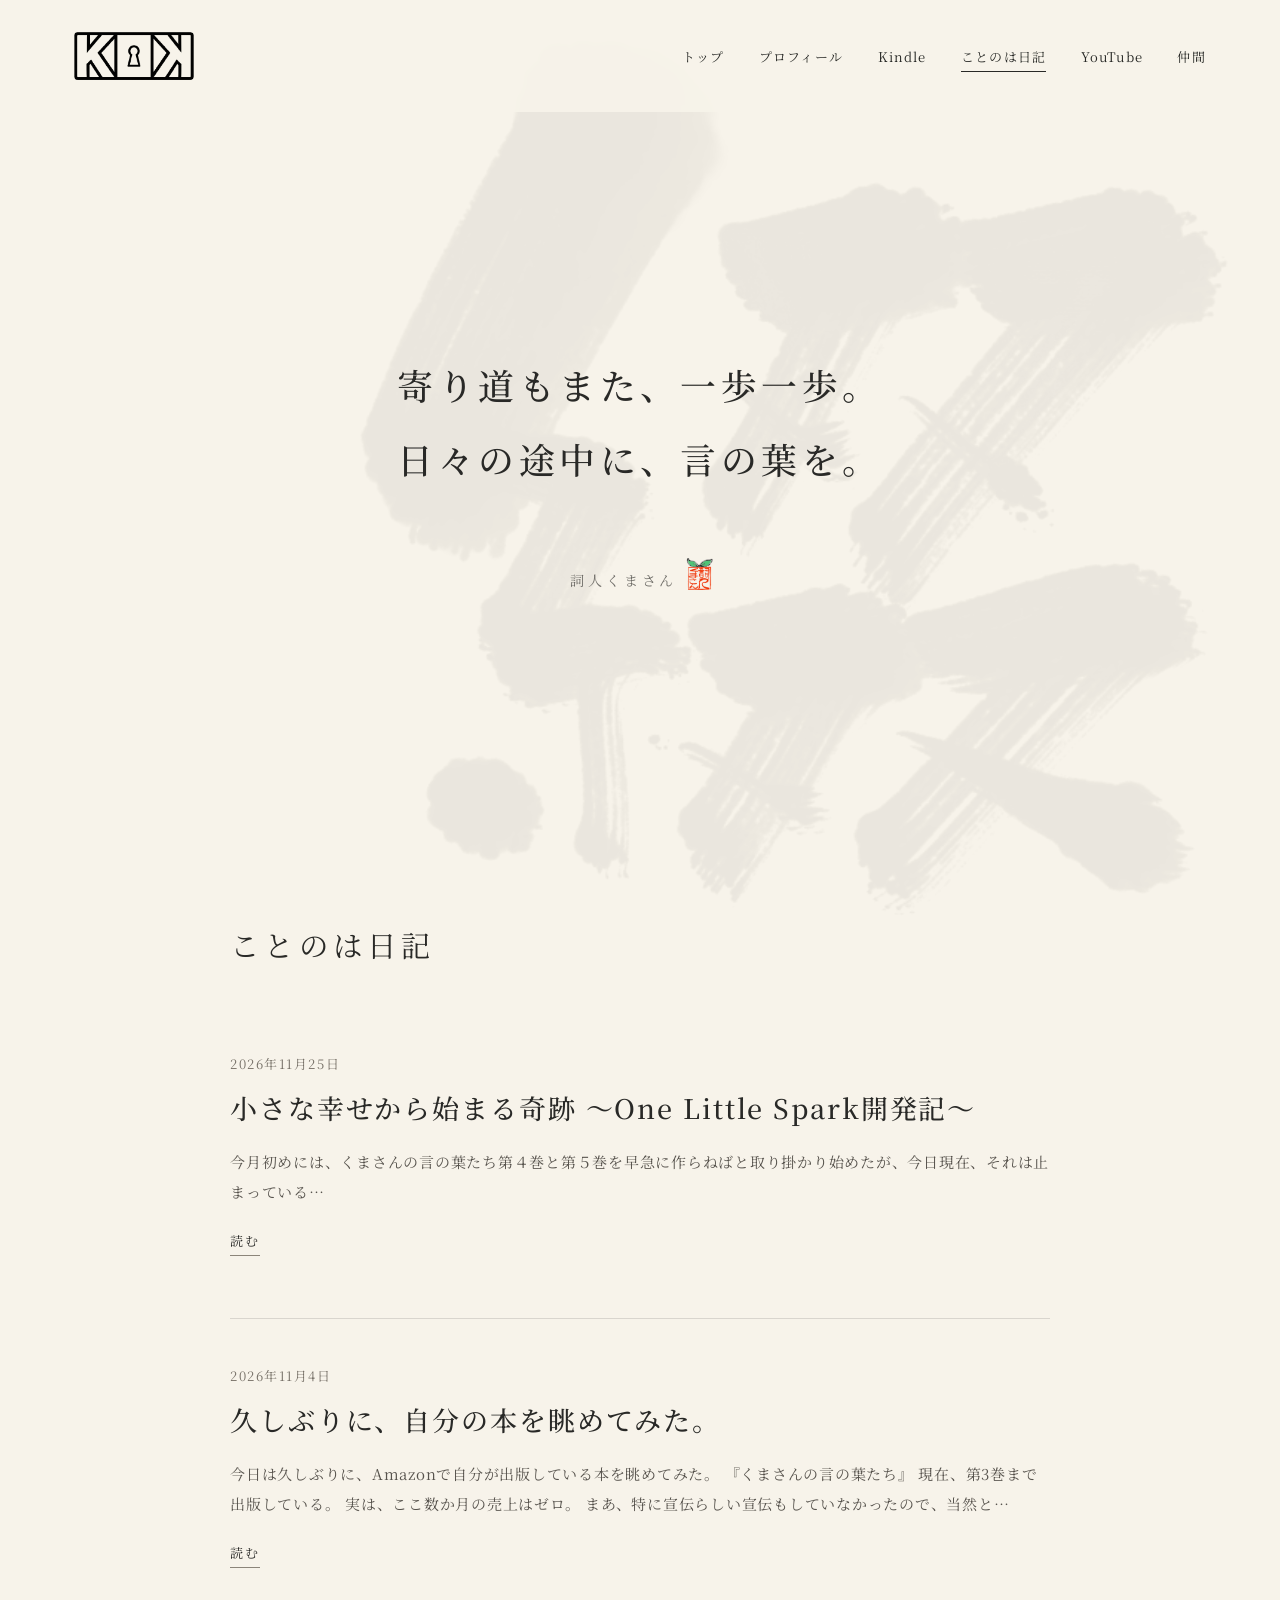
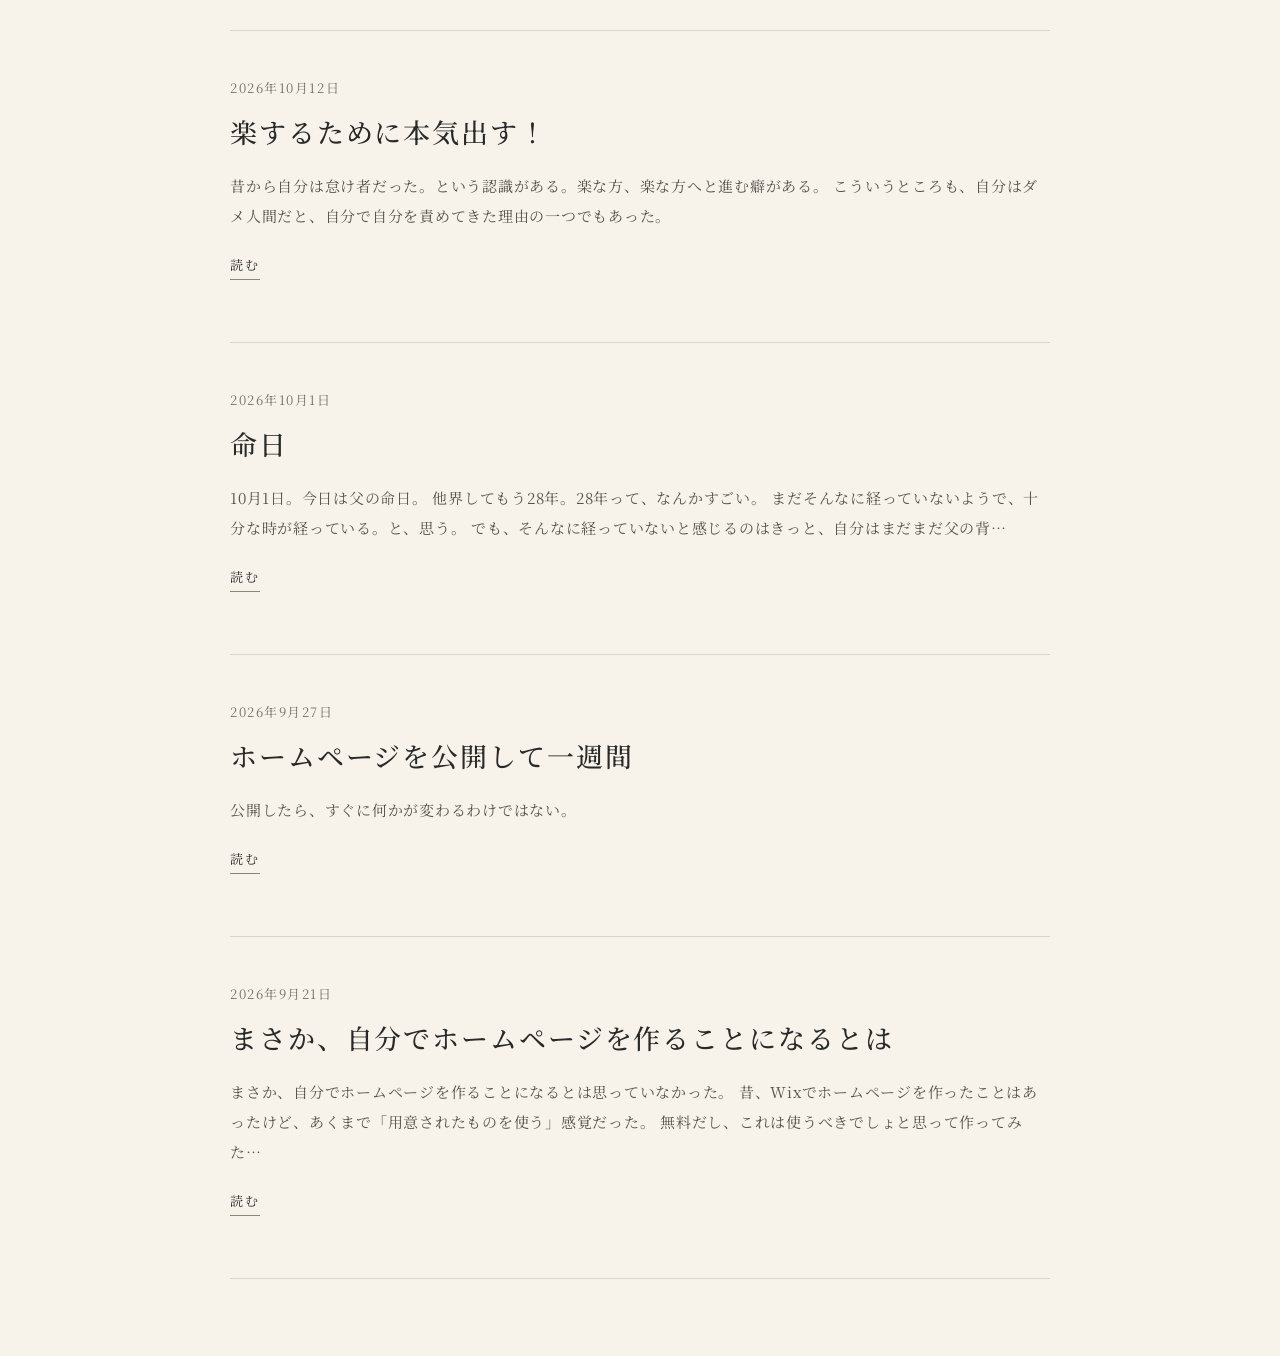
<file: tsuzuru.html>
<!doctype html>
<html lang="ja" class="no-js">
  <head>
    <meta charset="UTF-8" />
    <meta name="viewport" content="width=device-width, initial-scale=1.0" />
    <title>綴｜詞人くまさん｜KOTOBABITO</title>
    <meta name="description" content="寄り道もまた、一歩一歩。日々の途中に、言の葉を。詞人くまさんの日々を綴るページ。" />
    <link rel="canonical" href="https://kotobabito.com/tsuzuru.html" />
    <meta property="og:type" content="website" />
    <meta property="og:title" content="ことのは日記" />
    <meta property="og:description" content="寄り道もまた、一歩一歩。日々の途中に、言の葉を。" />
    <meta property="og:url" content="https://kotobabito.com/tsuzuru.html" />
    <meta property="og:site_name" content="KOTOBABITO" />
    <meta property="og:image" content="https://kotobabito.com/kotonoha-diary-og.png?v=20261001" />
    <meta property="og:image:secure_url" content="https://kotobabito.com/kotonoha-diary-og.png?v=20261001" />
    <meta property="og:image:type" content="image/png" />
    <meta name="twitter:card" content="summary_large_image" />
    <meta name="twitter:title" content="ことのは日記" />
    <meta name="twitter:description" content="寄り道もまた、一歩一歩。日々の途中に、言の葉を。" />
    <meta name="twitter:image" content="https://kotobabito.com/kotonoha-diary-og.png?v=20261001" />
    <meta name="twitter:image:alt" content="KOTOBABITO ことのは日記" />
    <!-- Google tag (gtag.js) -->
    <script async src="https://www.googletagmanager.com/gtag/js?id=G-5PMWLNDNH3"></script>
    <script>
      window.dataLayer = window.dataLayer || [];
      function gtag(){dataLayer.push(arguments);}
      gtag('js', new Date());

      gtag('config', 'G-5PMWLNDNH3');
    </script>
    <script>document.documentElement.className = document.documentElement.className.replace("no-js", "js");</script>
    <link rel="stylesheet" href="styles.css" />
    <link rel="stylesheet" href="tsuzuru.css" />
    <script src="script.js" defer></script>
  </head>
  <body class="tsuzuru-page">
    <header class="site-header">
      <a class="site-logo" href="index.html" aria-label="詞人くまさん ホーム">
        <img src="HPlogo透明.png" alt="" width="134" height="54" />
      </a>
      <button class="menu-button" type="button" aria-expanded="false" aria-controls="site-nav">
        <span class="menu-button__line"></span><span class="menu-button__line"></span>
        <span class="sr-only">メニューを開く</span>
      </button>
      <nav id="site-nav" class="site-nav" aria-label="メインナビゲーション">
        <a href="index.html">トップ</a>
        <a href="profile.html">プロフィール</a>
        <a href="yomu.html">Kindle</a>
        <a href="tsuzuru.html" aria-current="page">ことのは日記</a>
        <a href="youtube.html">YouTube</a>
        <a href="yorimichi.html">仲間</a>
      </nav>
    </header>

    <main>
      <section class="tsuzuru-opening" aria-labelledby="tsuzuru-title">
        <h1 id="tsuzuru-title"><img src="綴.PNG" alt="綴" /></h1>
        <div class="tsuzuru-opening__message">
          <p class="tsuzuru-opening__copy">
            <span>寄り道もまた、一歩一歩。</span>
            <span>日々の途中に、言の葉を。</span>
          </p>
          <div class="signature-lockup">
            <p class="signature">詞人くまさん</p>
            <img class="signature-seal" src="opensea落款.png" alt="" width="1308" height="1450" />
          </div>
        </div>
      </section>

      <section class="tsuzuru-articles" aria-labelledby="articles-title">
        <div class="tsuzuru-articles__inner">
          <h2 id="articles-title">ことのは日記</h2>
          <!-- TSUZURU_ARTICLES_START -->
        <div class="tsuzuru-articles__list">
          <article class="tsuzuru-card">
            <time class="tsuzuru-card__date" datetime="2026-11-25">2026年11月25日</time>
            <h3><a href="tsuzuru/one-little-spark-20261125.html">小さな幸せから始まる奇跡 〜One Little Spark開発記〜</a></h3>
            <p class="tsuzuru-card__excerpt">今月初めには、くまさんの言の葉たち第４巻と第５巻を早急に作らねばと取り掛かり始めたが、今日現在、それは止まっている…</p>
            <a class="tsuzuru-card__link" href="tsuzuru/one-little-spark-20261125.html" aria-label="小さな幸せから始まる奇跡 〜One Little Spark開発記〜を読む">読む</a>
          </article>
          <article class="tsuzuru-card">
            <time class="tsuzuru-card__date" datetime="2026-11-04">2026年11月4日</time>
            <h3><a href="tsuzuru/kindle-books-20261104.html">久しぶりに、自分の本を眺めてみた。</a></h3>
            <p class="tsuzuru-card__excerpt">今日は久しぶりに、Amazonで自分が出版している本を眺めてみた。 『くまさんの言の葉たち』 現在、第3巻まで出版している。 実は、ここ数か月の売上はゼロ。 まあ、特に宣伝らしい宣伝もしていなかったので、当然と…</p>
            <a class="tsuzuru-card__link" href="tsuzuru/kindle-books-20261104.html" aria-label="久しぶりに、自分の本を眺めてみた。を読む">読む</a>
          </article>
          <article class="tsuzuru-card">
            <time class="tsuzuru-card__date" datetime="2026-10-12">2026年10月12日</time>
            <h3><a href="tsuzuru/raku-suru-tameni-honki-dasu.html">楽するために本気出す！</a></h3>
            <p class="tsuzuru-card__excerpt">昔から自分は怠け者だった。という認識がある。楽な方、楽な方へと進む癖がある。 こういうところも、自分はダメ人間だと、自分で自分を責めてきた理由の一つでもあった。</p>
            <a class="tsuzuru-card__link" href="tsuzuru/raku-suru-tameni-honki-dasu.html" aria-label="楽するために本気出す！を読む">読む</a>
          </article>
          <article class="tsuzuru-card">
            <time class="tsuzuru-card__date" datetime="2026-10-01">2026年10月1日</time>
            <h3><a href="tsuzuru/meinichi.html">命日</a></h3>
            <p class="tsuzuru-card__excerpt">10月1日。今日は父の命日。 他界してもう28年。28年って、なんかすごい。 まだそんなに経っていないようで、十分な時が経っている。と、思う。 でも、そんなに経っていないと感じるのはきっと、自分はまだまだ父の背…</p>
            <a class="tsuzuru-card__link" href="tsuzuru/meinichi.html" aria-label="命日を読む">読む</a>
          </article>
          <article class="tsuzuru-card">
            <time class="tsuzuru-card__date" datetime="2026-09-27">2026年9月27日</time>
            <h3><a href="tsuzuru/homepage-1week.html">ホームページを公開して一週間</a></h3>
            <p class="tsuzuru-card__excerpt">公開したら、すぐに何かが変わるわけではない。</p>
            <a class="tsuzuru-card__link" href="tsuzuru/homepage-1week.html" aria-label="ホームページを公開して一週間を読む">読む</a>
          </article>
          <article class="tsuzuru-card">
            <time class="tsuzuru-card__date" datetime="2026-09-21">2026年9月21日</time>
            <h3><a href="tsuzuru/kotonoha-nikki-hajimemasu.html">まさか、自分でホームページを作ることになるとは</a></h3>
            <p class="tsuzuru-card__excerpt">まさか、自分でホームページを作ることになるとは思っていなかった。 昔、Wixでホームページを作ったことはあったけど、あくまで「用意されたものを使う」感覚だった。 無料だし、これは使うべきでしょと思って作ってみた…</p>
            <a class="tsuzuru-card__link" href="tsuzuru/kotonoha-nikki-hajimemasu.html" aria-label="まさか、自分でホームページを作ることになるとはを読む">読む</a>
          </article>
        </div>
          <!-- TSUZURU_ARTICLES_END -->
        </div>
      </section>
    </main>
  </body>
</html>
</file>
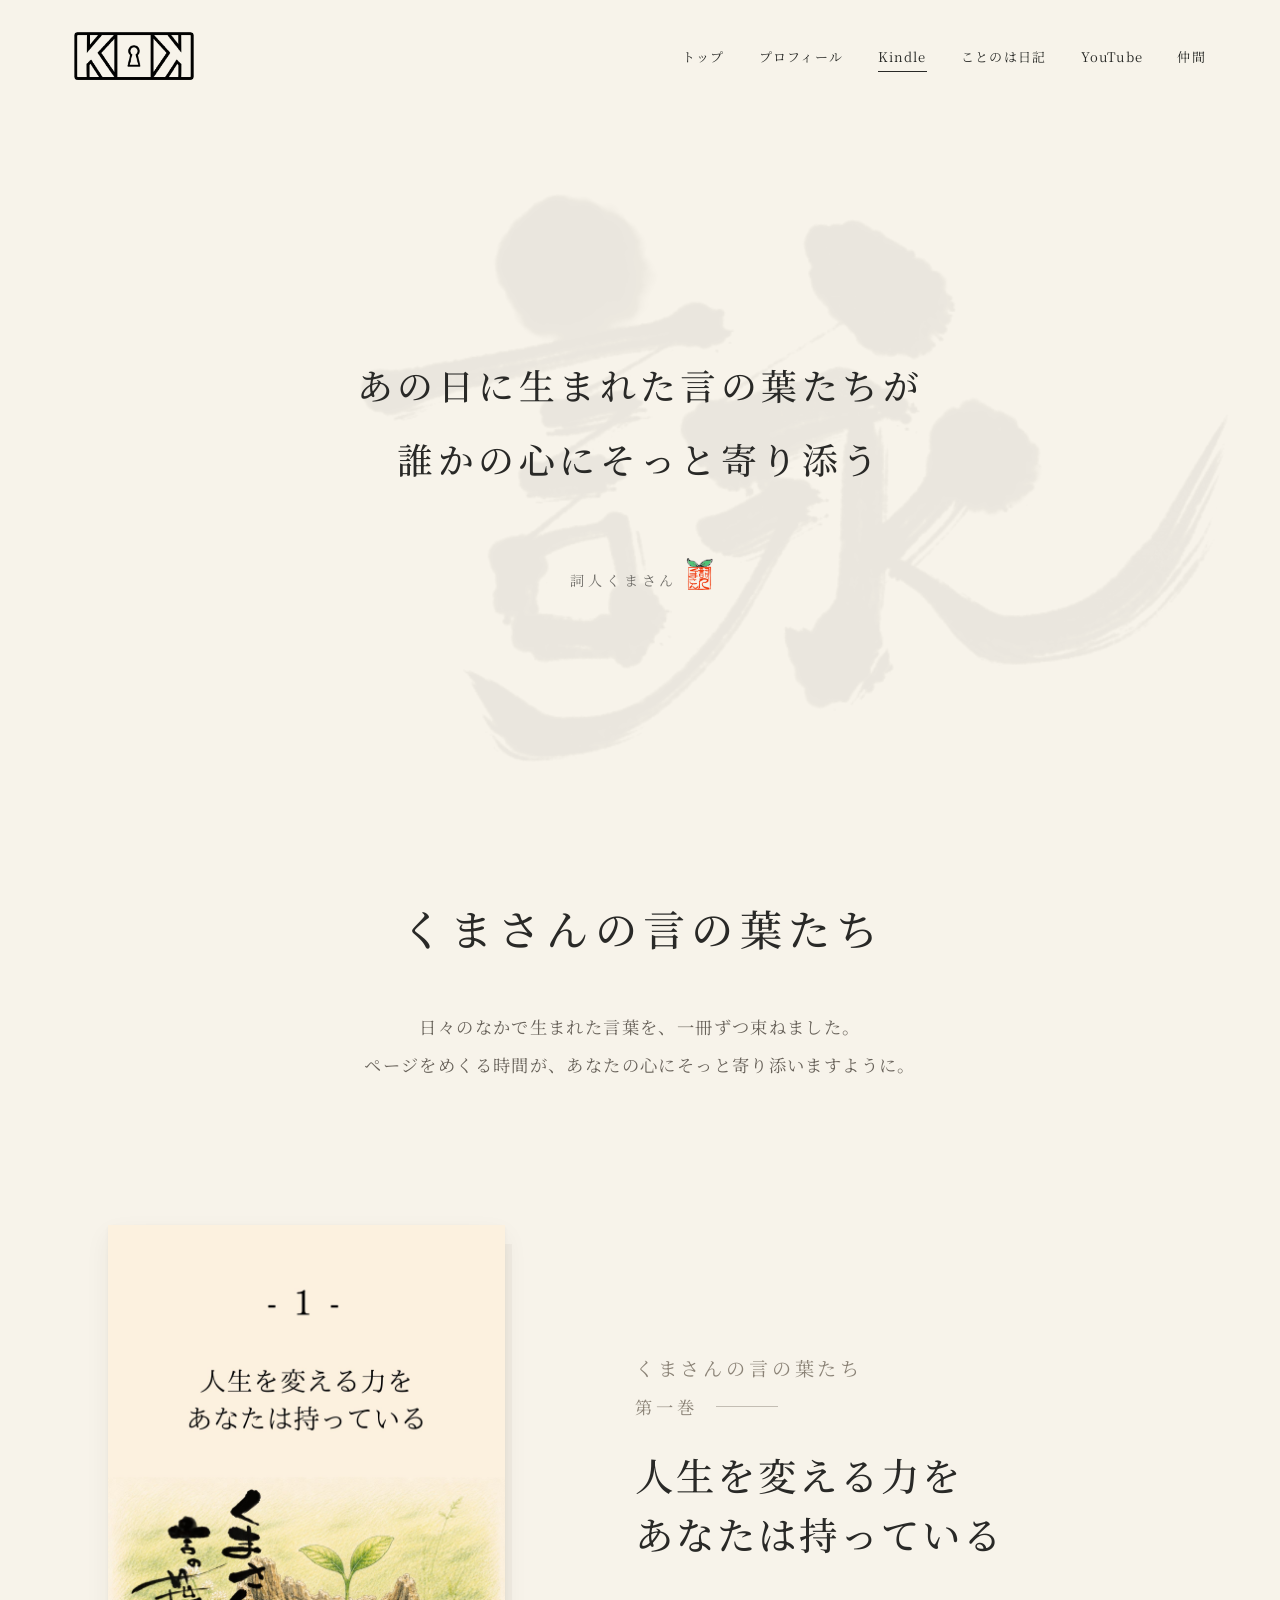
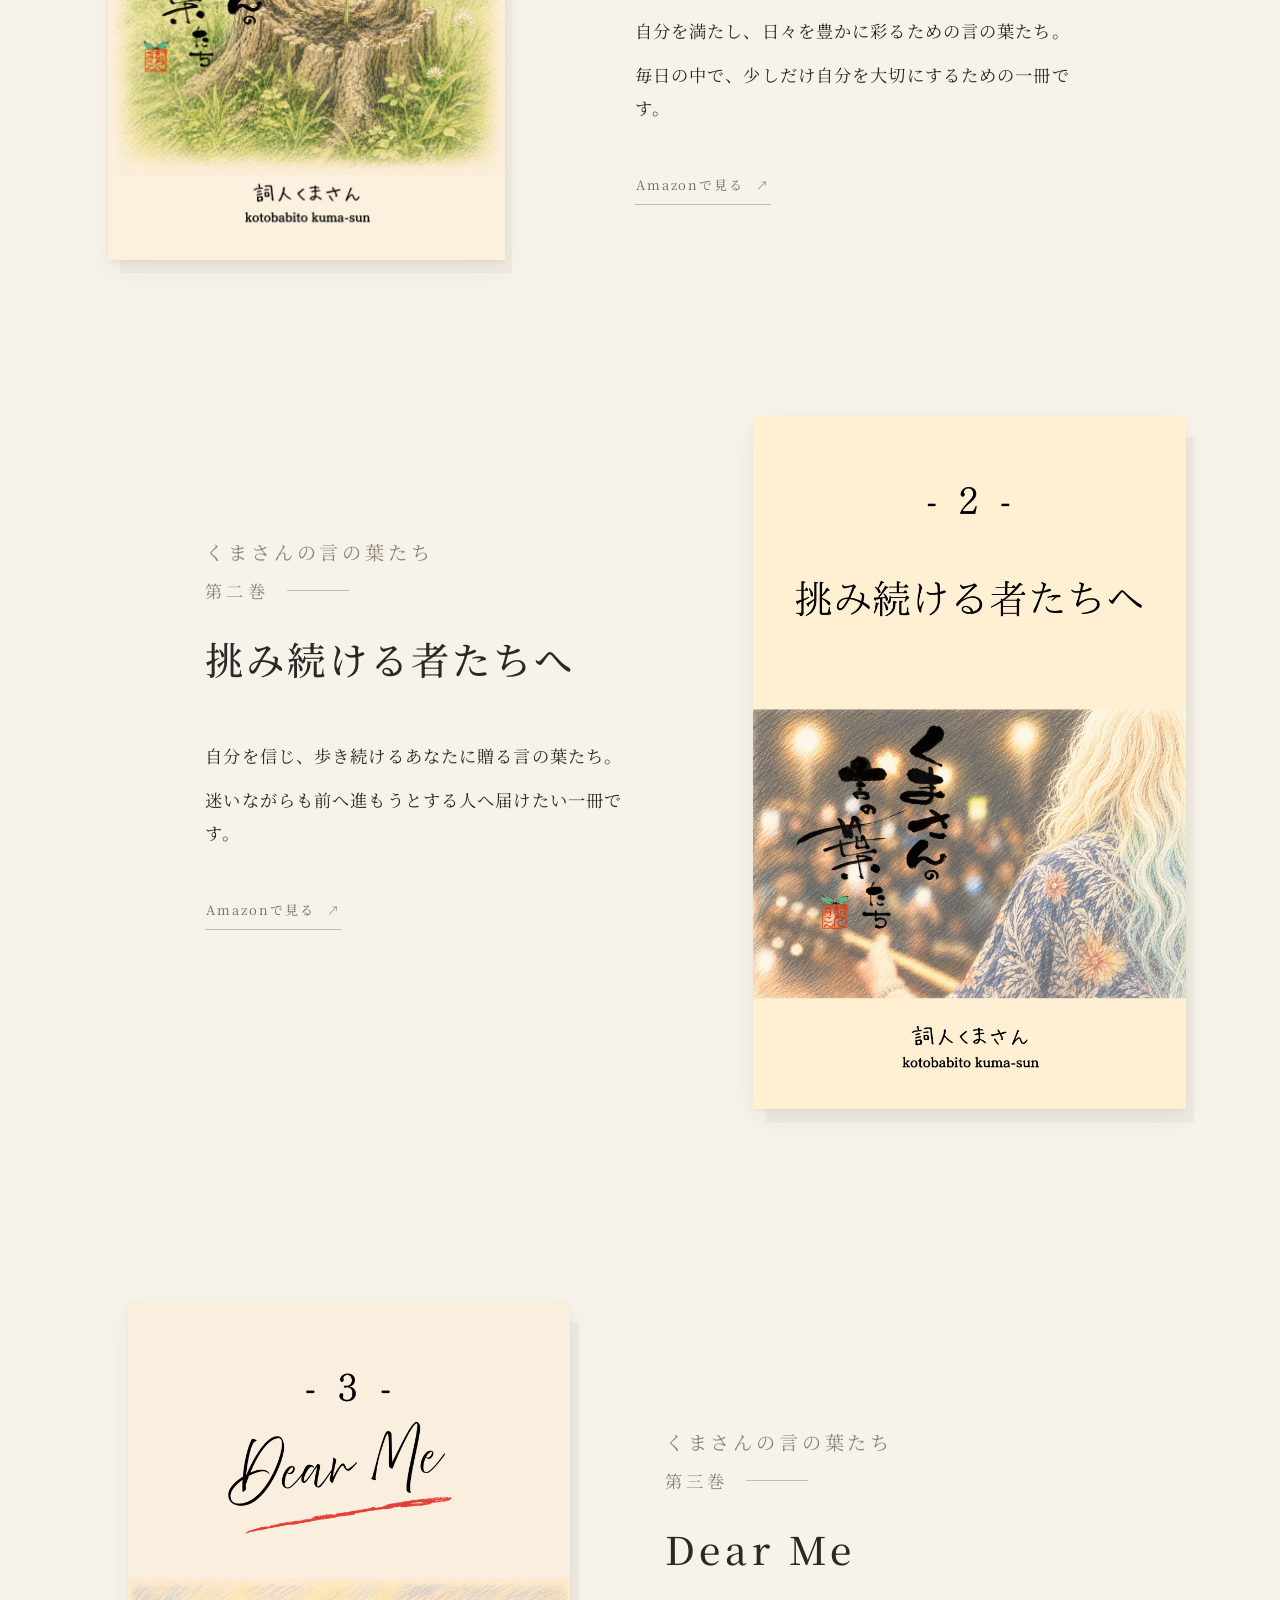
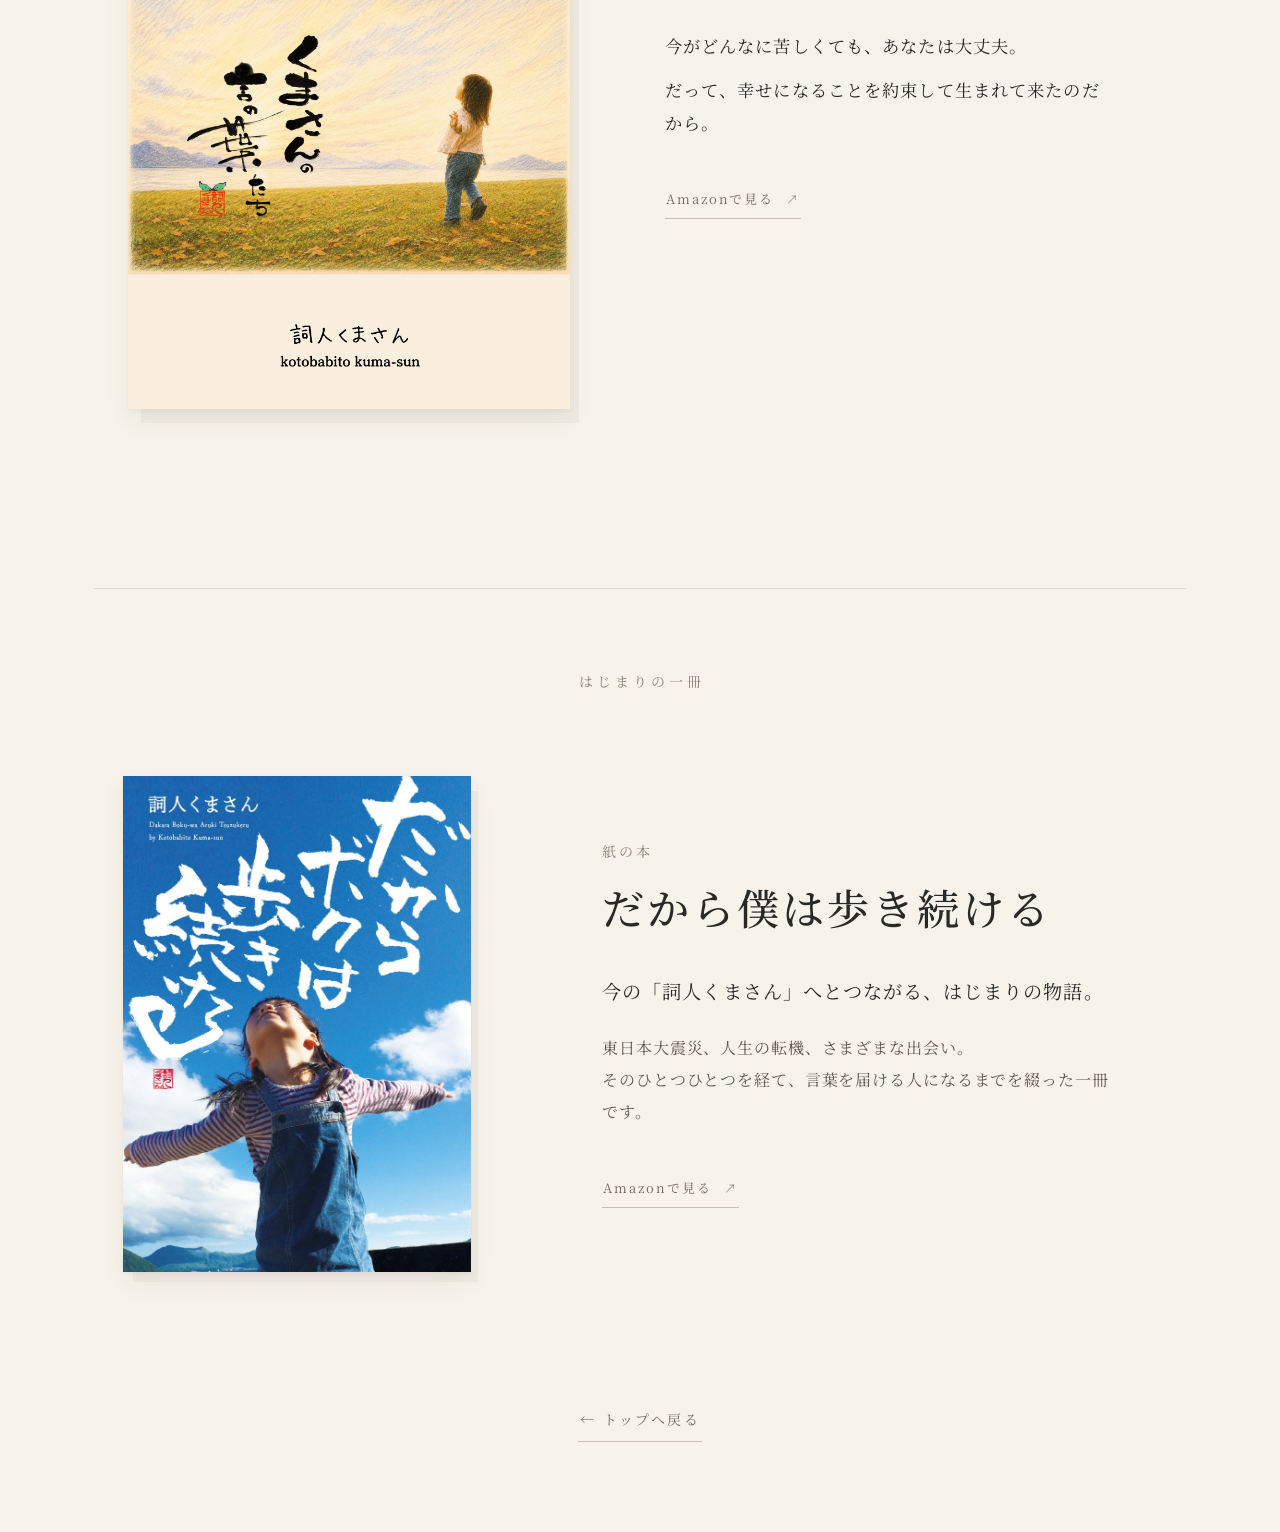
<file: yomu.html>
<!doctype html>
<html lang="ja">
  <head>
    <meta charset="UTF-8" />
    <meta name="viewport" content="width=device-width, initial-scale=1.0" />
    <title>詠｜Kindle作品｜KOTOBABITO</title>
    <meta name="description" content="詞人くまさんの「読む作品」をまとめたページ。『くまさんの言の葉たち』をはじめ、Kindle作品を紹介します。" />
    <link rel="canonical" href="https://kotobabito.com/yomu.html" />
    <meta property="og:type" content="website" />
    <meta property="og:title" content="詠｜Kindle作品｜KOTOBABITO" />
    <meta property="og:description" content="詞人くまさんの「読む作品」をまとめたページ。『くまさんの言の葉たち』をはじめ、Kindle作品を紹介します。" />
    <meta property="og:url" content="https://kotobabito.com/yomu.html" />
    <meta property="og:site_name" content="KOTOBABITO" />
    <meta property="og:image" content="https://kotobabito.com/yomu-og.png?v=20261001" />
    <meta property="og:image:secure_url" content="https://kotobabito.com/yomu-og.png?v=20261001" />
    <meta property="og:image:type" content="image/png" />
    <meta property="og:image:width" content="1200" />
    <meta property="og:image:height" content="630" />
    <meta name="twitter:card" content="summary_large_image" />
    <meta name="twitter:image" content="https://kotobabito.com/yomu-og.png?v=20261001" />
    <meta name="twitter:image:alt" content="KOTOBABITO 詠" />
    <!-- Google tag (gtag.js) -->
    <script async src="https://www.googletagmanager.com/gtag/js?id=G-5PMWLNDNH3"></script>
    <script>
      window.dataLayer = window.dataLayer || [];
      function gtag(){dataLayer.push(arguments);}
      gtag('js', new Date());

      gtag('config', 'G-5PMWLNDNH3');
    </script>
    <link rel="stylesheet" href="styles.css" />
    <link rel="stylesheet" href="yomu.css" />
    <script src="script.js" defer></script>
  </head>
  <body class="yomu-page">
    <header class="site-header">
      <a class="site-logo" href="index.html" aria-label="詞人くまさん ホーム">
        <img src="HPlogo透明.png" alt="" width="134" height="54" />
      </a>
      <button class="menu-button" type="button" aria-expanded="false" aria-controls="site-nav">
        <span class="menu-button__line"></span><span class="menu-button__line"></span>
        <span class="sr-only">メニューを開く</span>
      </button>
      <nav id="site-nav" class="site-nav" aria-label="メインナビゲーション">
        <a href="index.html">トップ</a>
        <a href="profile.html">プロフィール</a>
        <a href="yomu.html" aria-current="page">Kindle</a>
        <a href="tsuzuru.html">ことのは日記</a>
        <a href="youtube.html">YouTube</a>
        <a href="yorimichi.html">仲間</a>
      </nav>
    </header>

    <main>
      <section class="yomu-opening" aria-labelledby="yomu-title">
        <h1 id="yomu-title"><img src="詠.PNG" alt="詠" /></h1>
        <div class="yomu-opening__message">
          <p class="yomu-opening__copy">
            <span>あの日に生まれた言の葉たちが</span>
            <span>誰かの心にそっと寄り添う</span>
          </p>
          <div class="signature-lockup">
            <p class="signature">詞人くまさん</p>
            <img class="signature-seal" src="opensea落款.png" alt="" width="1308" height="1450" />
          </div>
        </div>
      </section>

      <section class="books" aria-labelledby="series-title">
        <header class="series-heading">
          <h2 id="series-title">くまさんの言の葉たち</h2>
          <p class="series-heading__lead">日々のなかで生まれた言葉を、一冊ずつ束ねました。<br>ページをめくる時間が、あなたの心にそっと寄り添いますように。</p>
        </header>

        <article class="book book--one">
          <figure class="book__visual"><img src="表紙1.jpg" alt="『くまさんの言の葉たち』第1巻 表紙" loading="lazy" /></figure>
          <div class="book__copy">
            <div class="book__heading">
              <p class="book__series">くまさんの言の葉たち</p>
              <p class="book__number"><span>第一巻</span></p>
              <h3>人生を変える力を<br>あなたは持っている</h3>
            </div>
            <p class="book__description"><span>自分を満たし、日々を豊かに彩るための言の葉たち。</span><span>毎日の中で、少しだけ自分を大切にするための一冊です。</span></p>
            <a class="book__link" href="https://amzn.to/4y6871V" target="_blank" aria-label="『くまさんの言の葉たち』第1巻をAmazonで見る（リンク準備中）">Amazonで見る <span aria-hidden="true">↗</span></a>
          </div>
        </article>

        <article class="book book--two">
          <figure class="book__visual"><img src="表紙2.jpg" alt="『くまさんの言の葉たち』第2巻 表紙" loading="lazy" /></figure>
          <div class="book__copy">
            <div class="book__heading">
              <p class="book__series">くまさんの言の葉たち</p>
              <p class="book__number"><span>第二巻</span></p>
              <h3>挑み続ける者たちへ</h3>
            </div>
            <p class="book__description"><span>自分を信じ、歩き続けるあなたに贈る言の葉たち。</span><span>迷いながらも前へ進もうとする人へ届けたい一冊です。</span></p>
            <a class="book__link" href="https://amzn.to/3TGp6J6" target="_blank" aria-label="『くまさんの言の葉たち』第2巻をAmazonで見る（リンク準備中）">Amazonで見る <span aria-hidden="true">↗</span></a>
          </div>
        </article>

        <article class="book book--three">
          <figure class="book__visual"><img src="表紙3.jpg" alt="『くまさんの言の葉たち』第3巻 表紙" loading="lazy" /></figure>
          <div class="book__copy">
            <div class="book__heading">
              <p class="book__series">くまさんの言の葉たち</p>
              <p class="book__number"><span>第三巻</span></p>
              <h3 lang="en">Dear Me</h3>
            </div>
            <p class="book__description"><span>今がどんなに苦しくても、あなたは大丈夫。</span><span>だって、幸せになることを約束して生まれて来たのだから。</span></p>
            <a class="book__link" href="https://amzn.to/4y7EfCo" target="_blank" aria-label="『くまさんの言の葉たち』第3巻をAmazonで見る（リンク準備中）">Amazonで見る <span aria-hidden="true">↗</span></a>
          </div>
        </article>

        <section class="origin-book" aria-labelledby="origin-book-title">
          <header class="origin-book__eyebrow">
            <p>はじまりの一冊</p>
          </header>
          <div class="origin-book__layout">
            <figure class="origin-book__visual">
              <img src="dakara-boku-wa-aruki-tsuzukeru.jpg" alt="『だから僕は歩き続ける』表紙" loading="lazy" />
            </figure>
            <div class="origin-book__copy">
              <p class="origin-book__format">紙の本</p>
              <h2 id="origin-book-title">だから僕は歩き続ける</h2>
              <p class="origin-book__lead">今の「詞人くまさん」へとつながる、はじまりの物語。</p>
              <p class="origin-book__description">東日本大震災、人生の転機、さまざまな出会い。<br>そのひとつひとつを経て、言葉を届ける人になるまでを綴った一冊です。</p>
              <a class="book__link" href="https://link.amazon/B09r8QNEv" target="_blank" rel="noopener" aria-label="『だから僕は歩き続ける』をAmazonで見る">Amazonで見る <span aria-hidden="true">↗</span></a>
            </div>
          </div>
        </section>

        <a class="back-home" href="index.html"><span aria-hidden="true">←</span> トップへ戻る</a>
      </section>
    </main>
  </body>
</html>
</file>
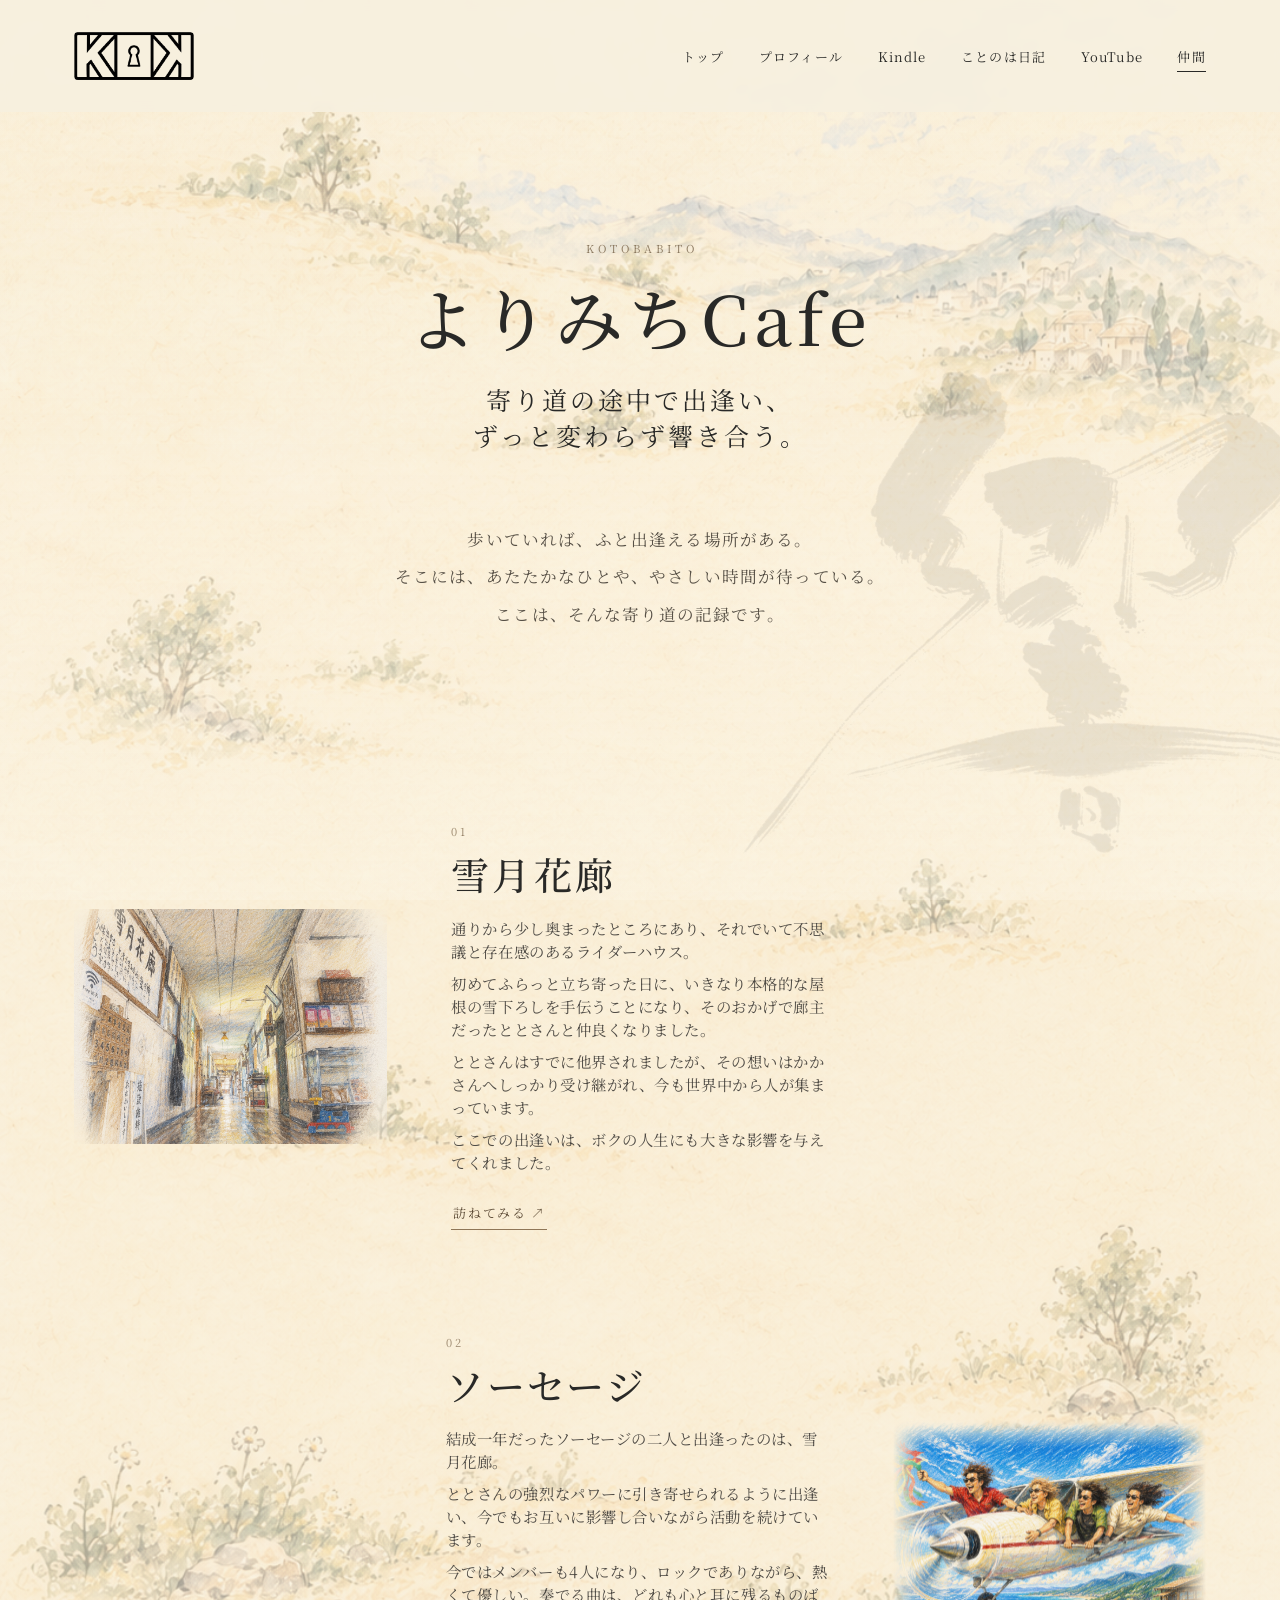
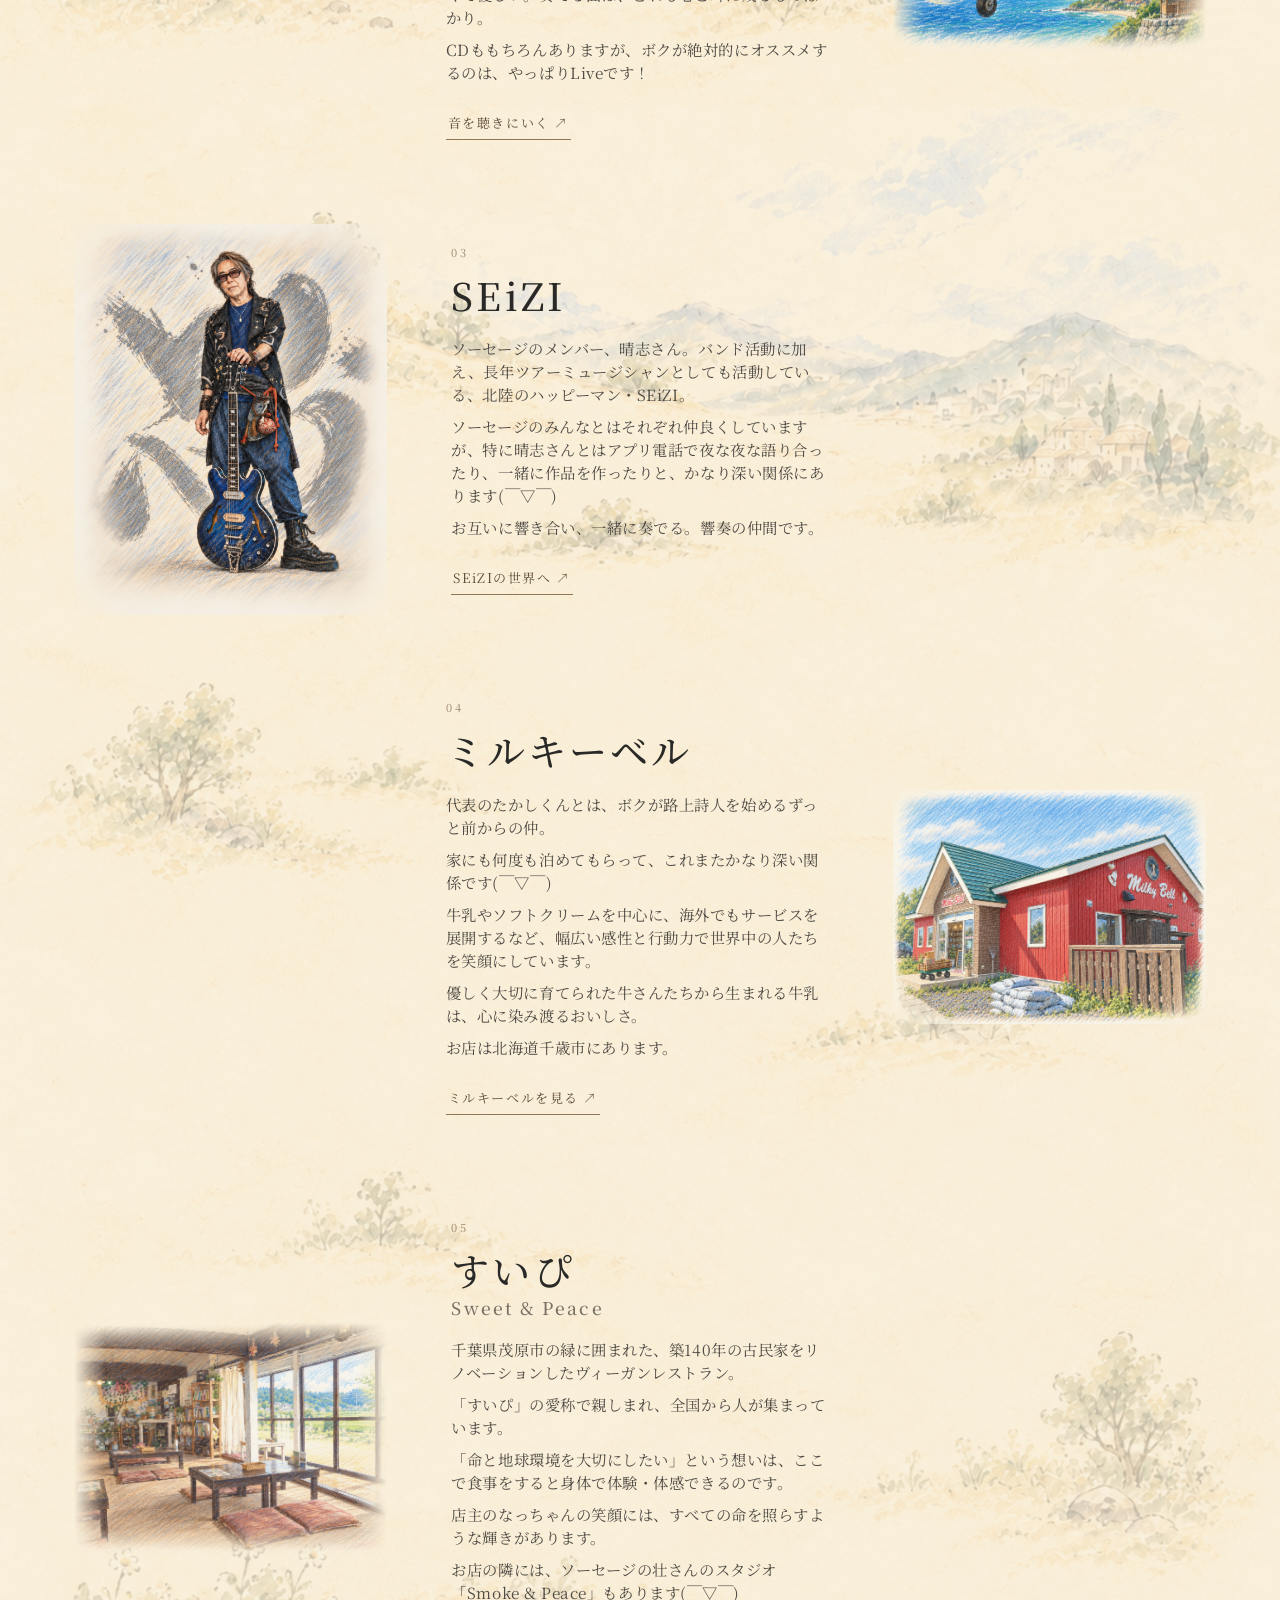
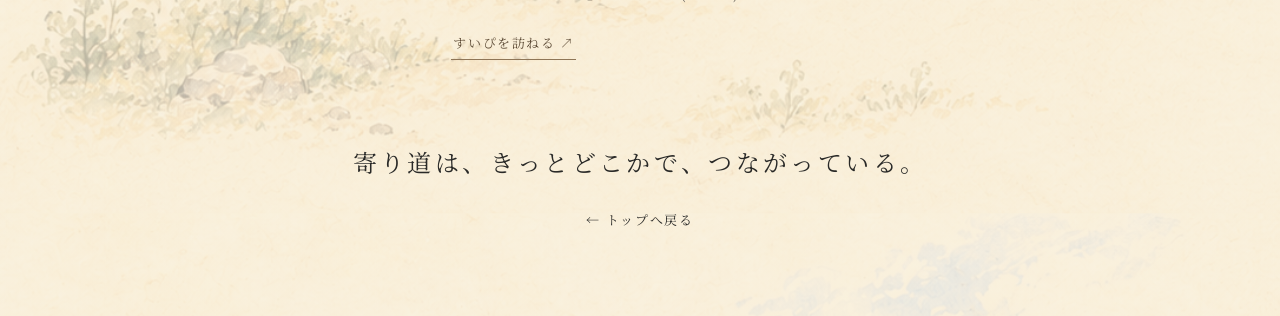
<file: yorimichi.html>
<!doctype html>
<html lang="ja" class="no-js">
  <head>
    <meta charset="UTF-8" />
    <meta name="viewport" content="width=device-width, initial-scale=1.0" />
    <title>よりみちCafe｜仲間｜KOTOBABITO</title>
    <meta name="description" content="寄り道の途中で出逢った、詞人くまさんの大切な仲間や場所を紹介する「よりみちCafe」。" />
    <link rel="canonical" href="https://kotobabito.com/yorimichi.html" />
    <meta property="og:type" content="website" />
    <meta property="og:title" content="よりみちCafe｜KOTOBABITO" />
    <meta property="og:description" content="寄り道の途中で出逢った、仲間たち。" />
    <meta property="og:url" content="https://kotobabito.com/yorimichi.html" />
    <meta property="og:site_name" content="KOTOBABITO" />
    <meta property="og:image" content="https://kotobabito.com/yorimichi-og.png" />
    <meta property="og:image:width" content="1200" />
    <meta property="og:image:height" content="630" />
    <meta name="twitter:card" content="summary_large_image" />
    <meta name="twitter:title" content="よりみちCafe｜KOTOBABITO" />
    <meta name="twitter:description" content="寄り道の途中で出逢った、仲間たち。" />
    <meta name="twitter:image" content="https://kotobabito.com/yorimichi-og.png" />
    <!-- Google tag (gtag.js) -->
    <script async src="https://www.googletagmanager.com/gtag/js?id=G-5PMWLNDNH3"></script>
    <script>
      window.dataLayer = window.dataLayer || [];
      function gtag(){dataLayer.push(arguments);}
      gtag('js', new Date());
      gtag('config', 'G-5PMWLNDNH3');
    </script>
    <script>document.documentElement.className = document.documentElement.className.replace("no-js", "js");</script>
    <link rel="stylesheet" href="styles.css" />
    <link rel="stylesheet" href="yorimichi.css" />
    <script src="script.js" defer></script>
  </head>
  <body class="yorimichi-page">
    <header class="site-header">
      <a class="site-logo" href="index.html" aria-label="詞人くまさん ホーム">
        <img src="HPlogo透明.png" alt="" width="134" height="54" />
      </a>
      <button class="menu-button" type="button" aria-expanded="false" aria-controls="site-nav">
        <span class="menu-button__line"></span><span class="menu-button__line"></span>
        <span class="sr-only">メニューを開く</span>
      </button>
      <nav id="site-nav" class="site-nav" aria-label="メインナビゲーション">
        <a href="index.html">トップ</a>
        <a href="profile.html">プロフィール</a>
        <a href="yomu.html">Kindle</a>
        <a href="tsuzuru.html">ことのは日記</a>
        <a href="youtube.html">YouTube</a>
        
        <a href="yorimichi.html" aria-current="page">仲間</a>
        
      </nav>
    </header>

    <main class="yorimichi-main">
      <section class="yorimichi-opening" aria-labelledby="yorimichi-title">
        <img class="yorimichi-opening__brush" src="響.PNG" alt="" aria-hidden="true" />
        <div class="yorimichi-opening__inner">
          <p class="yorimichi-kicker">KOTOBABITO</p>
          <h1 id="yorimichi-title">よりみちCafe</h1>
          <p class="yorimichi-opening__lead">寄り道の途中で出逢い、<br>ずっと変わらず響き合う。</p>
          <p class="yorimichi-opening__intro">
            歩いていれば、ふと出逢える場所がある。<br>
            そこには、あたたかなひとや、やさしい時間が待っている。<br>
            ここは、そんな寄り道の記録です。
          </p>
        </div>
      </section>

      <section class="yorimichi-friends" aria-label="よりみちCafeの仲間たち">
        <!-- 後から筆で描いた「道」を重ねられるよう、中央は空けた構成にしています。 -->

        <article class="friend-card friend-card--left">
          <figure class="friend-card__visual">
            <a href="https://kimobetsu28.sakura.ne.jp/" target="_blank" rel="noopener" aria-label="雪月花廊のサイトを見る">
              <img src="yorimichi-setsugetsuka.png" alt="雪月花廊" loading="lazy" />
            </a>
          </figure>
          <div class="friend-card__copy">
            <p class="friend-card__number">01</p>
            <h2>雪月花廊</h2>
            <p>通りから少し奥まったところにあり、それでいて不思議と存在感のあるライダーハウス。</p>
            <p>初めてふらっと立ち寄った日に、いきなり本格的な屋根の雪下ろしを手伝うことになり、そのおかげで廊主だったととさんと仲良くなりました。</p>
            <p>ととさんはすでに他界されましたが、その想いはかかさんへしっかり受け継がれ、今も世界中から人が集まっています。</p>
            <p>ここでの出逢いは、ボクの人生にも大きな影響を与えてくれました。</p>
            <a class="friend-card__link" href="https://kimobetsu28.sakura.ne.jp/" target="_blank" rel="noopener">訪ねてみる <span aria-hidden="true">↗</span></a>
          </div>
        </article>

        <article class="friend-card friend-card--right">
          <figure class="friend-card__visual">
            <a href="https://www.souseizi.com" target="_blank" rel="noopener" aria-label="ソーセージのサイトを見る">
              <img src="yorimichi-souseizi.png" alt="ソーセージ" loading="lazy" />
            </a>
          </figure>
          <div class="friend-card__copy">
            <p class="friend-card__number">02</p>
            <h2>ソーセージ</h2>
            <p>結成一年だったソーセージの二人と出逢ったのは、雪月花廊。</p>
            <p>ととさんの強烈なパワーに引き寄せられるように出逢い、今でもお互いに影響し合いながら活動を続けています。</p>
            <p>今ではメンバーも4人になり、ロックでありながら、熱くて優しい。奏でる曲は、どれも心と耳に残るものばかり。</p>
            <p>CDももちろんありますが、ボクが絶対的にオススメするのは、やっぱりLiveです！</p>
            <a class="friend-card__link" href="https://www.souseizi.com" target="_blank" rel="noopener">音を聴きにいく <span aria-hidden="true">↗</span></a>
          </div>
        </article>

        <article class="friend-card friend-card--left">
          <figure class="friend-card__visual">
            <a href="https://www.souseizi.com/seizi-otonomori" target="_blank" rel="noopener" aria-label="SEiZIのページを見る">
              <img src="yorimichi-seizi.png" alt="晴志さん" loading="lazy" />
            </a>
          </figure>
          <div class="friend-card__copy">
            <p class="friend-card__number">03</p>
            <h2>SEiZI</h2>
            <p>ソーセージのメンバー、晴志さん。バンド活動に加え、長年ツアーミュージシャンとしても活動している、北陸のハッピーマン・SEiZI。</p>
            <p>ソーセージのみんなとはそれぞれ仲良くしていますが、特に晴志さんとはアプリ電話で夜な夜な語り合ったり、一緒に作品を作ったりと、かなり深い関係にあります(￣▽￣)</p>
            <p>お互いに響き合い、一緒に奏でる。響奏の仲間です。</p>
            <a class="friend-card__link" href="https://www.souseizi.com/seizi-otonomori" target="_blank" rel="noopener">SEiZIの世界へ <span aria-hidden="true">↗</span></a>
          </div>
        </article>

        <article class="friend-card friend-card--right">
          <figure class="friend-card__visual">
            <a href="https://milkybell-hokkaido.com/" target="_blank" rel="noopener" aria-label="ミルキーベルのサイトを見る">
              <img src="yorimichi-milkybell.png" alt="ミルキーベル" loading="lazy" />
            </a>
          </figure>
          <div class="friend-card__copy">
            <p class="friend-card__number">04</p>
            <h2>ミルキーベル</h2>
            <p>代表のたかしくんとは、ボクが路上詩人を始めるずっと前からの仲。</p>
            <p>家にも何度も泊めてもらって、これまたかなり深い関係です(￣▽￣)</p>
            <p>牛乳やソフトクリームを中心に、海外でもサービスを展開するなど、幅広い感性と行動力で世界中の人たちを笑顔にしています。</p>
            <p>優しく大切に育てられた牛さんたちから生まれる牛乳は、心に染み渡るおいしさ。</p>
            <p>お店は北海道千歳市にあります。</p>
            <a class="friend-card__link" href="https://milkybell-hokkaido.com/" target="_blank" rel="noopener">ミルキーベルを見る <span aria-hidden="true">↗</span></a>
          </div>
        </article>

        <article class="friend-card friend-card--left">
          <figure class="friend-card__visual">
            <a href="https://www.facebook.com/Sweet.and.Peace/?locale=ja_JP" target="_blank" rel="noopener" aria-label="Sweet &amp; Peace（すいぴ）のページを見る">
              <img src="yorimichi-sweet&amp;peace.png" alt="Sweet &amp; Peace（すいぴ）" loading="lazy" />
            </a>
          </figure>
          <div class="friend-card__copy">
            <p class="friend-card__number">05</p>
            <h2>すいぴ <span>Sweet &amp; Peace</span></h2>
            <p>千葉県茂原市の緑に囲まれた、築140年の古民家をリノベーションしたヴィーガンレストラン。</p>
            <p>「すいぴ」の愛称で親しまれ、全国から人が集まっています。</p>
            <p>「命と地球環境を大切にしたい」という想いは、ここで食事をすると身体で体験・体感できるのです。</p>
            <p>店主のなっちゃんの笑顔には、すべての命を照らすような輝きがあります。</p>
            <p>お店の隣には、ソーセージの壮さんのスタジオ「Smoke &amp; Peace」もあります(￣▽￣)</p>
            <a class="friend-card__link" href="https://www.facebook.com/Sweet.and.Peace/?locale=ja_JP" target="_blank" rel="noopener">すいぴを訪ねる <span aria-hidden="true">↗</span></a>
          </div>
        </article>
      </section>

      <footer class="yorimichi-closing">
        <p>寄り道は、きっとどこかで、つながっている。</p>
        <a class="back-home" href="index.html"><span aria-hidden="true">←</span> トップへ戻る</a>
      </footer>
    </main>
  </body>
</html>
</file>
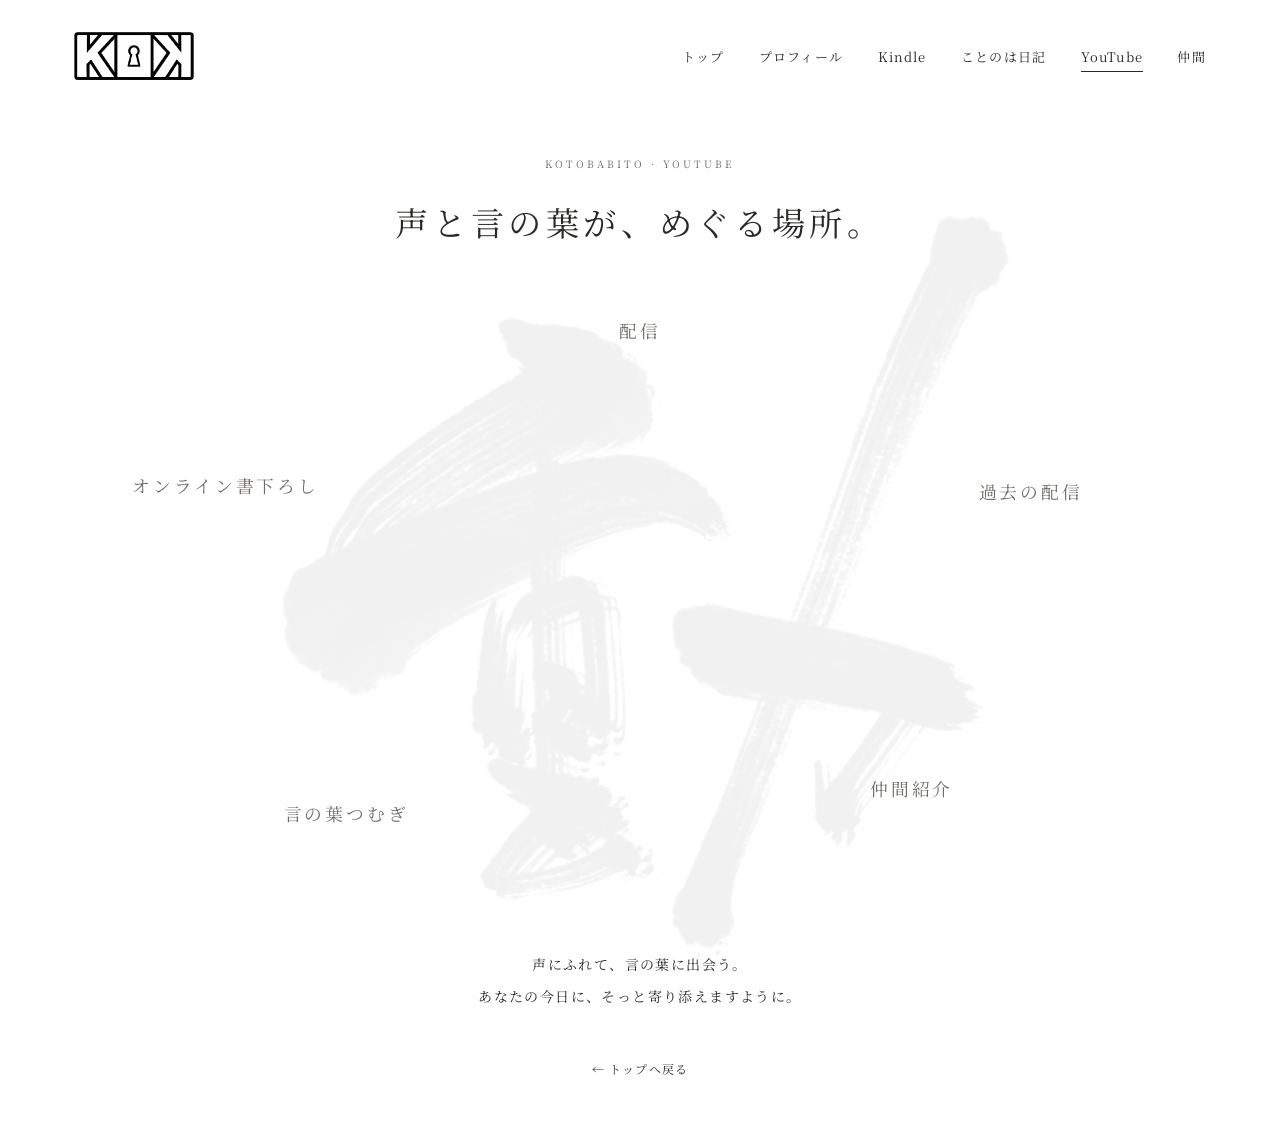
<file: youtube.html>
<!doctype html>
<html lang="ja" class="no-js">
  <head>
    <meta charset="UTF-8" />
    <meta name="viewport" content="width=device-width, initial-scale=1.0" />
    <title>動｜YouTube｜KOTOBABITO</title>
    <meta name="description" content="声と言の葉、人との出会い。詞人くまさんの5つの再生リストを、ひとつの環から。" />
    <link rel="canonical" href="https://kotobabito.com/youtube.html" />
    <meta property="og:type" content="website" />
    <meta property="og:title" content="動｜YouTube｜KOTOBABITO" />
    <meta property="og:description" content="声と言の葉、人との出会い。詞人くまさんの5つの再生リストを、ひとつの環から。" />
    <meta property="og:url" content="https://kotobabito.com/youtube.html" />
    <meta property="og:site_name" content="KOTOBABITO" />
    <meta property="og:image" content="https://kotobabito.com/youtube-og.png" />
    <meta property="og:image:width" content="1200" />
    <meta property="og:image:height" content="630" />
    <meta property="og:image:alt" content="KOTOBABITO YouTube｜音と映像で出会う、コトバビトの世界" />
    <meta name="twitter:card" content="summary_large_image" />
    <meta name="twitter:image" content="https://kotobabito.com/youtube-og.png" />
    <!-- Google tag (gtag.js) -->
    <script async src="https://www.googletagmanager.com/gtag/js?id=G-5PMWLNDNH3"></script>
    <script>
      window.dataLayer = window.dataLayer || [];
      function gtag(){dataLayer.push(arguments);}
      gtag('js', new Date());

      gtag('config', 'G-5PMWLNDNH3');
    </script>
    <link rel="stylesheet" href="styles.css" />
    <link rel="stylesheet" href="youtube.css" />
    <script>document.documentElement.classList.remove("no-js");</script>
    <script src="script.js" defer></script>
    <script src="youtube.js" defer></script>
  </head>
  <body class="youtube-page">
    <header class="site-header">
      <a class="site-logo" href="index.html" aria-label="詞人くまさん ホーム">
        <img src="HPlogo透明.png" alt="" width="134" height="54" />
      </a>
      <button class="menu-button" type="button" aria-expanded="false" aria-controls="site-nav">
        <span class="menu-button__line"></span><span class="menu-button__line"></span>
        <span class="sr-only">メニューを開く</span>
      </button>
      <nav id="site-nav" class="site-nav" aria-label="メインナビゲーション">
        <a href="index.html">トップ</a>
        <a href="profile.html">プロフィール</a>
        <a href="yomu.html">Kindle</a>
        <a href="tsuzuru.html">ことのは日記</a>
        <a href="youtube.html" aria-current="page">YouTube</a>
        <a href="yorimichi.html">仲間</a>
      </nav>
    </header>

    <main class="youtube-main">
      <header class="youtube-intro">
        <p class="youtube-kicker">KOTOBABITO · YOUTUBE</p>
        <h1>声と言の葉が、めぐる場所。</h1>
      </header>
      <section class="youtube-orbit" aria-label="5つの再生リスト">
        <img class="youtube-brush" src="dou.PNG" alt="" width="596" height="602" aria-hidden="true" />
        <nav class="playlist-orbit" aria-label="再生リストを選ぶ">
          <a class="playlist playlist--1" href="https://www.youtube.com/playlist?list=PLKSV_QM_RVx2qPVBeg0D7nTlrwiULf4er" target="_blank" rel="noopener noreferrer" aria-label="配信（YouTubeの再生リストを新しいタブで開く）"><span>配信</span></a>
          <a class="playlist playlist--2" href="https://www.youtube.com/playlist?list=PLKSV_QM_RVx1IHsAVD9wqP77lNfnXRPZS" data-playlist="PLKSV_QM_RVx1IHsAVD9wqP77lNfnXRPZS" aria-controls="youtube-viewer"><span>過去の配信</span></a>
          <a class="playlist playlist--3" href="https://www.youtube.com/playlist?list=PLKSV_QM_RVx3i5EsUNuCA5mI898sZfjO-" data-playlist="PLKSV_QM_RVx3i5EsUNuCA5mI898sZfjO-" aria-controls="youtube-viewer"><span>仲間紹介</span></a>
          <a class="playlist playlist--4" href="https://www.youtube.com/playlist?list=PLKSV_QM_RVx1ZbLhqhuTI9pbTKxG9wzHw" data-playlist="PLKSV_QM_RVx1ZbLhqhuTI9pbTKxG9wzHw" aria-controls="youtube-viewer"><span>言の葉つむぎ</span></a>
          <a class="playlist playlist--5" href="https://www.youtube.com/playlist?list=PLKSV_QM_RVx2Cl_RjMRTC1PJsLV_b0aAK" data-playlist="PLKSV_QM_RVx2Cl_RjMRTC1PJsLV_b0aAK" aria-controls="youtube-viewer"><span>オンライン書下ろし</span></a>
        </nav>
      </section>
      <section id="youtube-viewer" class="youtube-viewer" aria-labelledby="playlist-title" hidden>
        <div class="youtube-viewer__heading">
          <button id="youtube-close" type="button" class="youtube-close">閉じる <span aria-hidden="true">×</span></button>
          <h2 id="playlist-title" class="youtube-current" tabindex="-1"></h2>
        </div>
        <div class="youtube-player-wrap">
          <iframe id="youtube-player" title="YouTube再生リスト" width="640" height="360" allow="encrypted-media; picture-in-picture; fullscreen" allowfullscreen referrerpolicy="strict-origin-when-cross-origin"></iframe>
        </div>
        <p class="youtube-note">動画が表示されない場合は、YouTubeでご覧ください。</p>
        <a id="youtube-external" class="youtube-external" href="https://www.youtube.com/playlist?list=PLKSV_QM_RVx2qPVBeg0D7nTlrwiULf4er" target="_blank" rel="noopener noreferrer">配信をYouTubeで見る <span aria-hidden="true">↗</span><span class="sr-only">（新しいタブで開く）</span></a>
      </section>
      <footer class="youtube-closing">
        <p>声にふれて、言の葉に出会う。<br>あなたの今日に、そっと寄り添えますように。</p>
        <noscript><p>再生リスト名を押すとYouTubeで開きます。</p></noscript>
        <a class="back-home" href="index.html">← トップへ戻る</a>
      </footer>
    </main>
  </body>
</html>
</file>
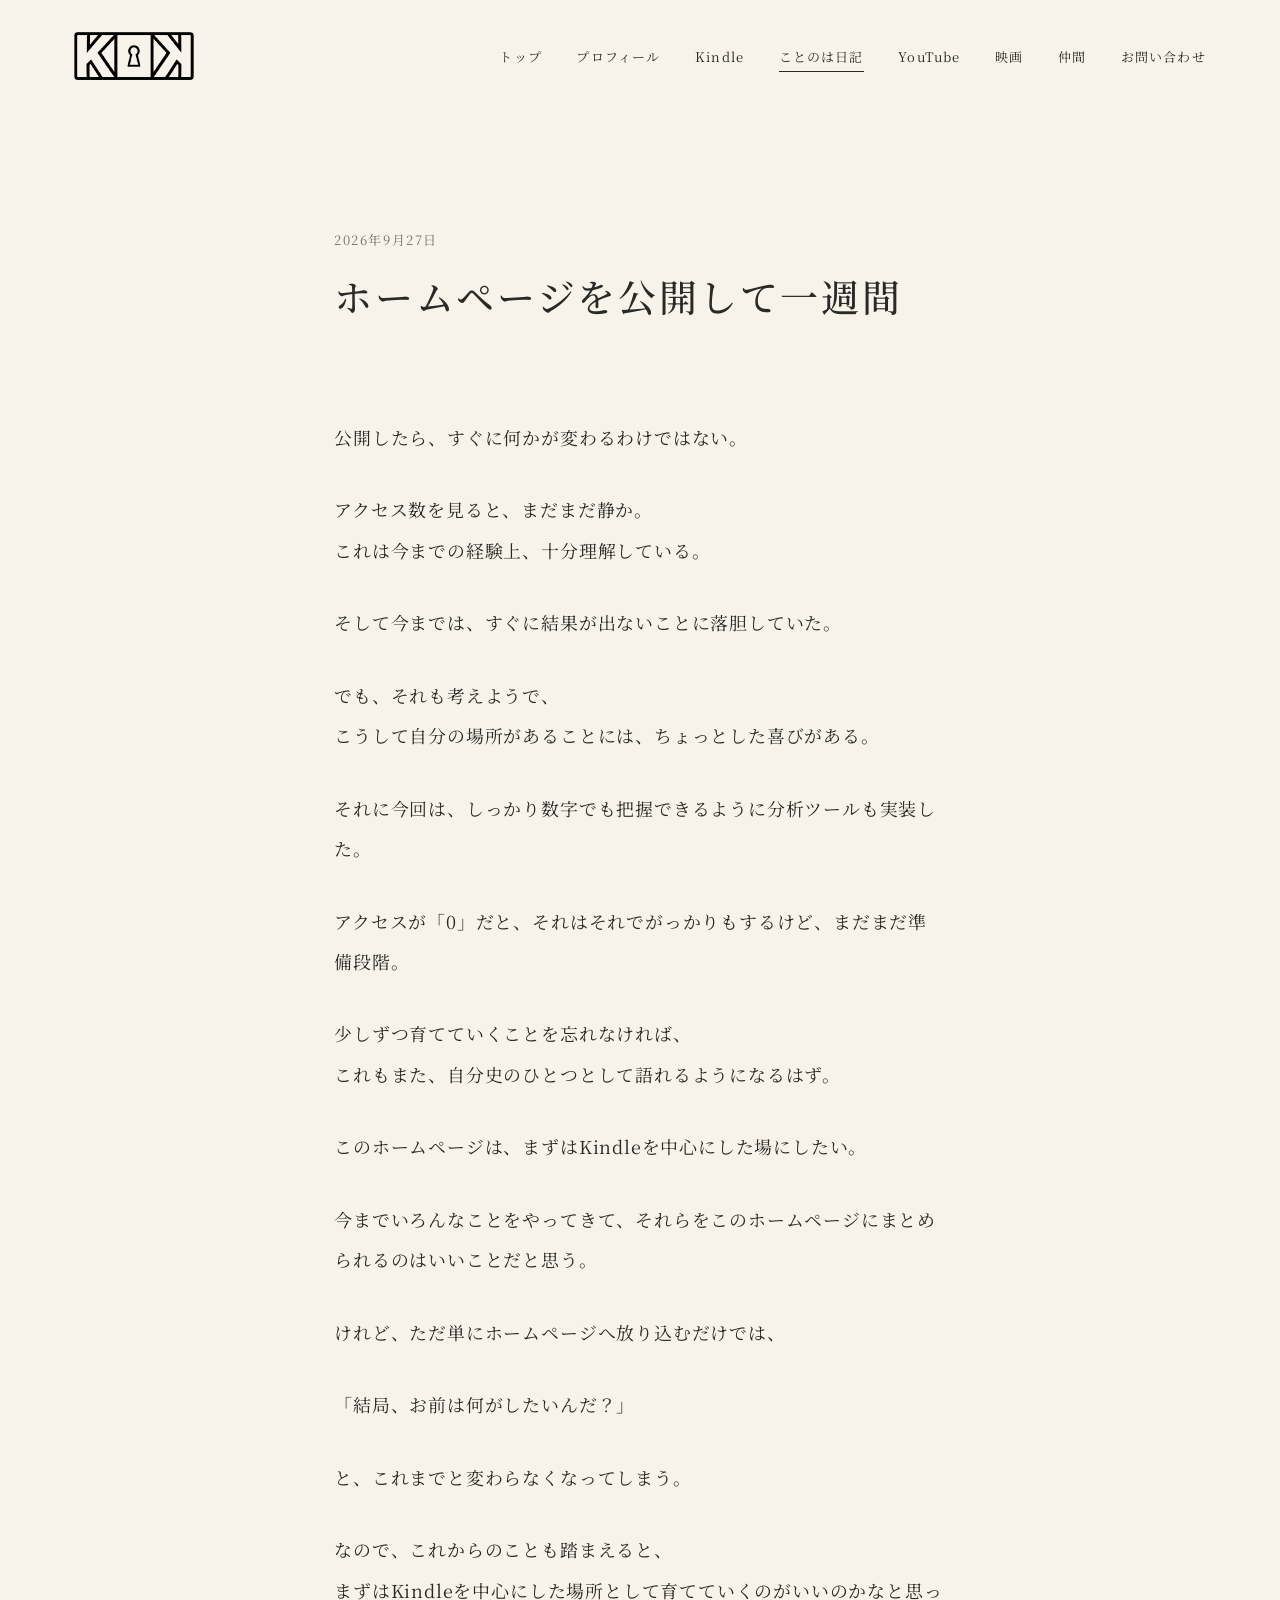
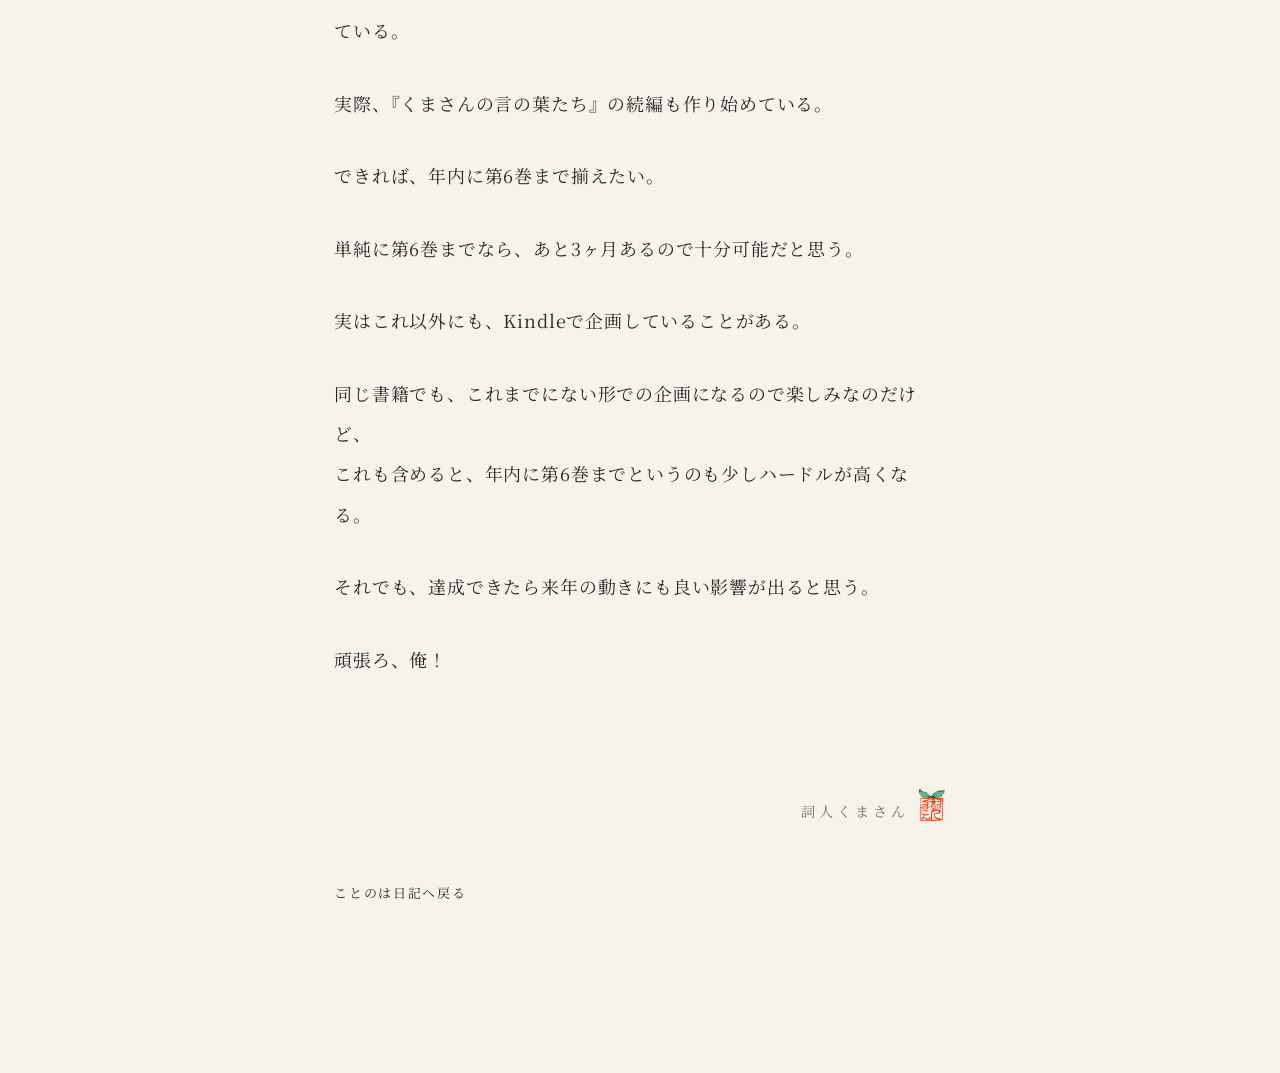
<file: tsuzuru/homepage-1week.html>
<!doctype html>
<html lang="ja" class="no-js">
  <head>
    <meta charset="UTF-8" />
    <meta name="viewport" content="width=device-width, initial-scale=1.0" />
    <title>ホームページを公開して一週間｜ことのは日記｜KOTOBABITO</title>
    <meta name="description" content="公開したら、すぐに何かが変わるわけではない。" />
    <link rel="canonical" href="https://kotobabito.com/tsuzuru/homepage-1week.html" />
    <meta property="og:type" content="article" />
    <meta property="og:title" content="ホームページを公開して一週間｜ことのは日記" />
    <meta property="og:description" content="公開したら、すぐに何かが変わるわけではない。" />
    <meta property="og:url" content="https://kotobabito.com/tsuzuru/homepage-1week.html" />
    <meta property="og:site_name" content="KOTOBABITO" />
    <meta property="og:image" content="https://kotobabito.com/kotonoha-diary-og.png" />
    <meta name="twitter:card" content="summary_large_image" />
    <meta name="twitter:title" content="ホームページを公開して一週間｜ことのは日記" />
    <meta name="twitter:description" content="公開したら、すぐに何かが変わるわけではない。" />
    <meta name="twitter:image" content="https://kotobabito.com/kotonoha-diary-og.png" />
    <script>document.documentElement.className = document.documentElement.className.replace("no-js", "js");</script>
    <link rel="stylesheet" href="../styles.css" />
    <link rel="stylesheet" href="../tsuzuru.css" />
    <script src="../script.js" defer></script>
  </head>
  <body class="tsuzuru-page tsuzuru-article-page">
    <header class="site-header">
      <a class="site-logo" href="../index.html" aria-label="詞人くまさん ホーム"><img src="../HPlogo透明.png" alt="" width="134" height="54" /></a>
      <button class="menu-button" type="button" aria-expanded="false" aria-controls="site-nav"><span class="menu-button__line"></span><span class="menu-button__line"></span><span class="sr-only">メニューを開く</span></button>
      <nav id="site-nav" class="site-nav" aria-label="メインナビゲーション">
        <a href="../index.html">トップ</a><a href="../profile.html">プロフィール</a><a href="../yomu.html">Kindle</a>
        <a href="../tsuzuru.html" aria-current="page">ことのは日記</a>
        <a href="../youtube.html">YouTube</a><a href="../index.html#movie" data-coming-soon>映画</a><a href="../index.html#friends" data-coming-soon>仲間</a><a href="../index.html#contact" data-coming-soon>お問い合わせ</a>
      </nav>
    </header>
    <main>
      <article class="tsuzuru-article">
        <header class="tsuzuru-article__header"><time class="tsuzuru-article__date" datetime="2026-09-27">2026年9月27日</time><h1>ホームページを公開して一週間</h1></header>
        <div class="tsuzuru-article__body"><p>公開したら、すぐに何かが変わるわけではない。</p>
          <p>アクセス数を見ると、まだまだ静か。<br>これは今までの経験上、十分理解している。</p>
          <p>そして今までは、すぐに結果が出ないことに落胆していた。</p>
          <p>でも、それも考えようで、<br>こうして自分の場所があることには、ちょっとした喜びがある。</p>
          <p>それに今回は、しっかり数字でも把握できるように分析ツールも実装した。</p>
          <p>アクセスが「0」だと、それはそれでがっかりもするけど、まだまだ準備段階。</p>
          <p>少しずつ育てていくことを忘れなければ、<br>これもまた、自分史のひとつとして語れるようになるはず。</p>
          <p>このホームページは、まずはKindleを中心にした場にしたい。</p>
          <p>今までいろんなことをやってきて、それらをこのホームページにまとめられるのはいいことだと思う。</p>
          <p>けれど、ただ単にホームページへ放り込むだけでは、</p>
          <p>「結局、お前は何がしたいんだ？」</p>
          <p>と、これまでと変わらなくなってしまう。</p>
          <p>なので、これからのことも踏まえると、<br>まずはKindleを中心にした場所として育てていくのがいいのかなと思っている。</p>
          <p>実際、『くまさんの言の葉たち』の続編も作り始めている。</p>
          <p>できれば、年内に第6巻まで揃えたい。</p>
          <p>単純に第6巻までなら、あと3ヶ月あるので十分可能だと思う。</p>
          <p>実はこれ以外にも、Kindleで企画していることがある。</p>
          <p>同じ書籍でも、これまでにない形での企画になるので楽しみなのだけど、<br>これも含めると、年内に第6巻までというのも少しハードルが高くなる。</p>
          <p>それでも、達成できたら来年の動きにも良い影響が出ると思う。</p>
          <p>頑張ろ、俺！</p></div>
        <footer class="tsuzuru-article__footer">
          <div class="signature-lockup"><p class="signature">詞人くまさん</p><img class="signature-seal" src="../opensea落款.png" alt="" width="1308" height="1450" /></div>
          <a class="tsuzuru-article__back" href="../tsuzuru.html">ことのは日記へ戻る</a>
        </footer>
      </article>
    </main>
  </body>
</html>
</file>
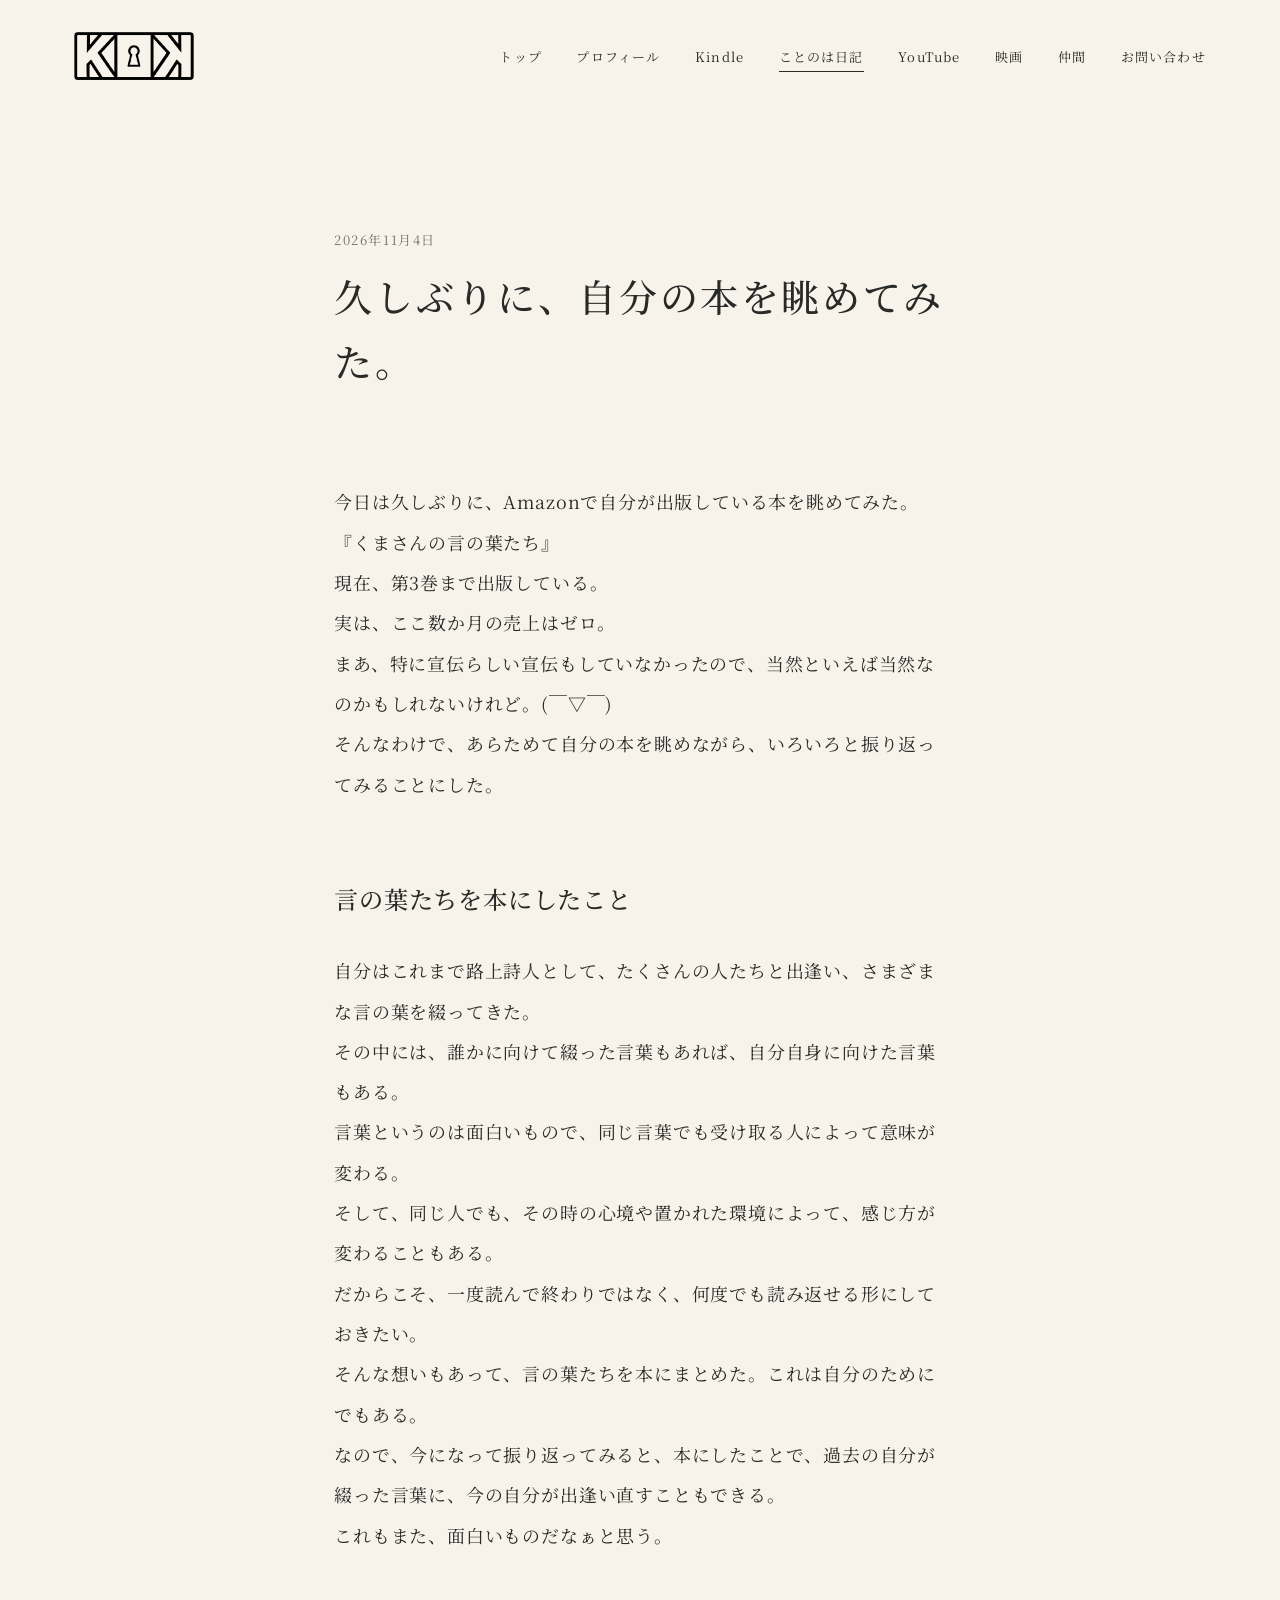
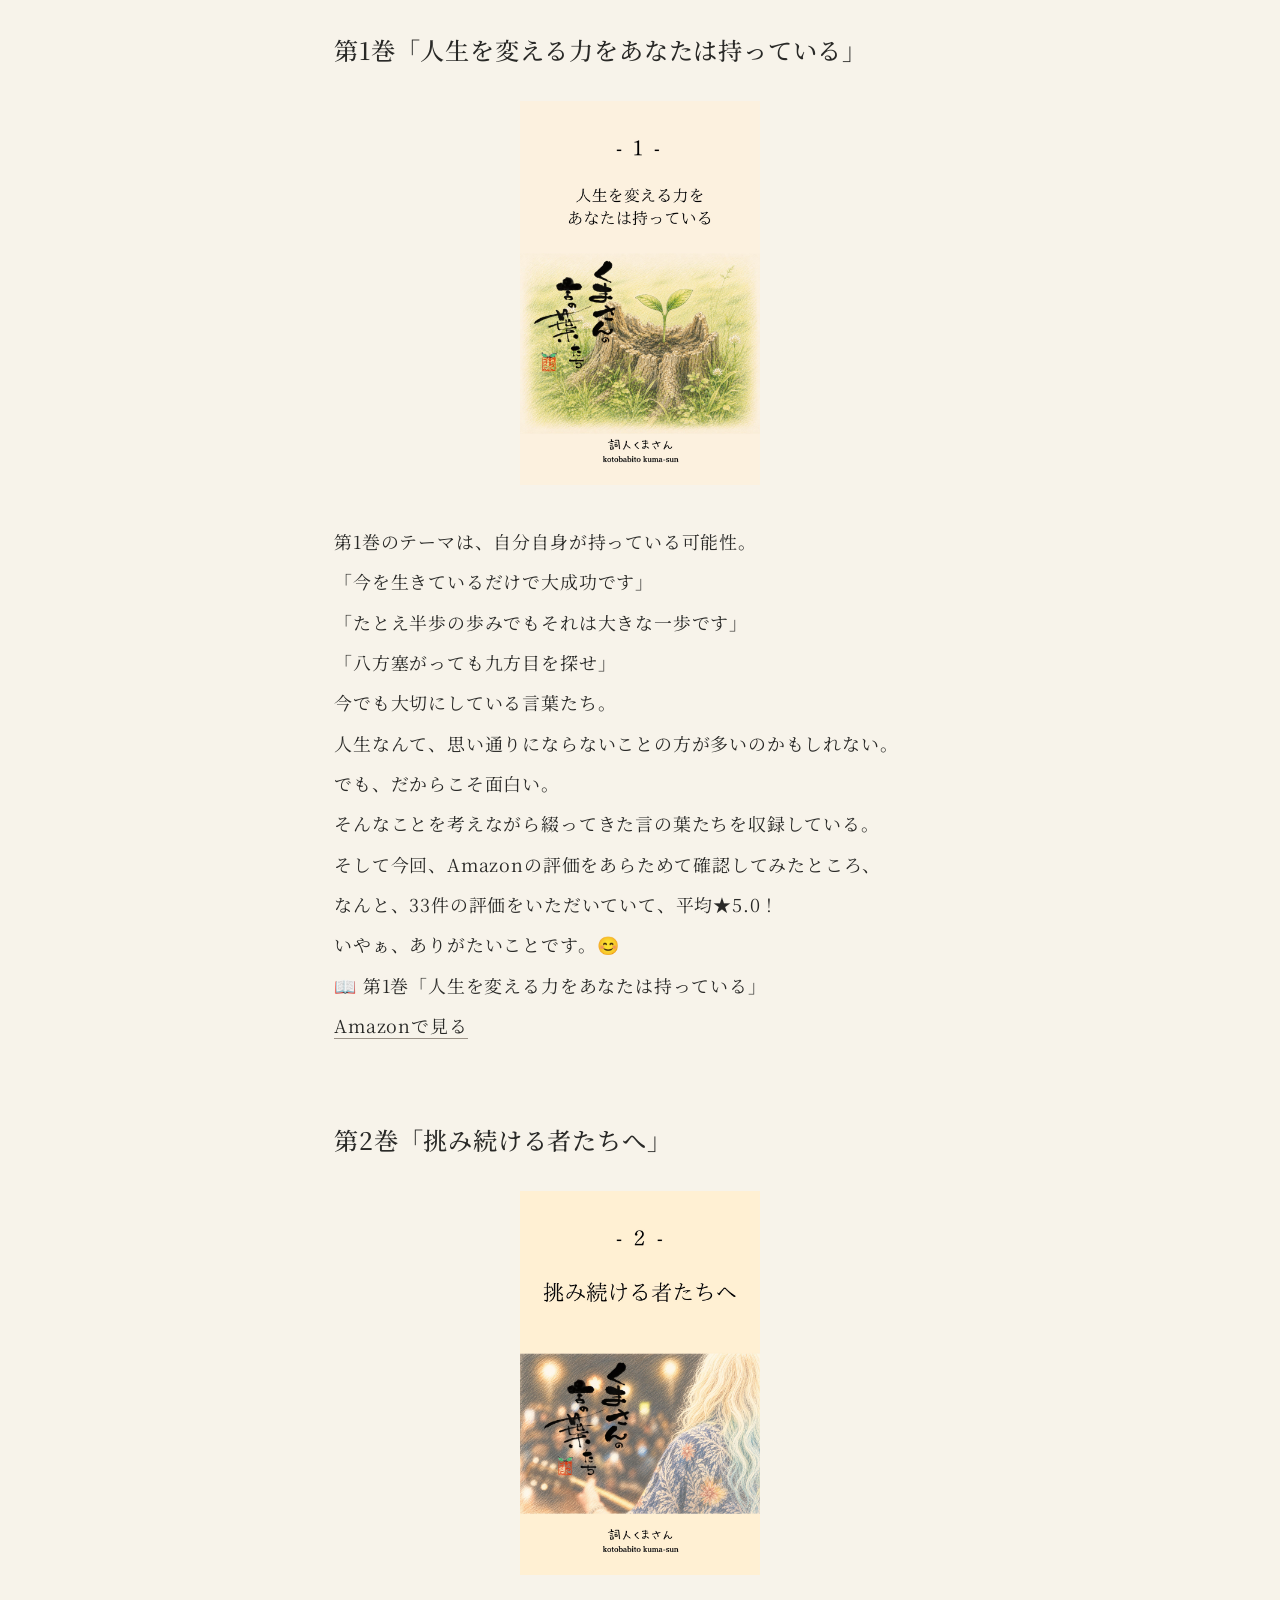
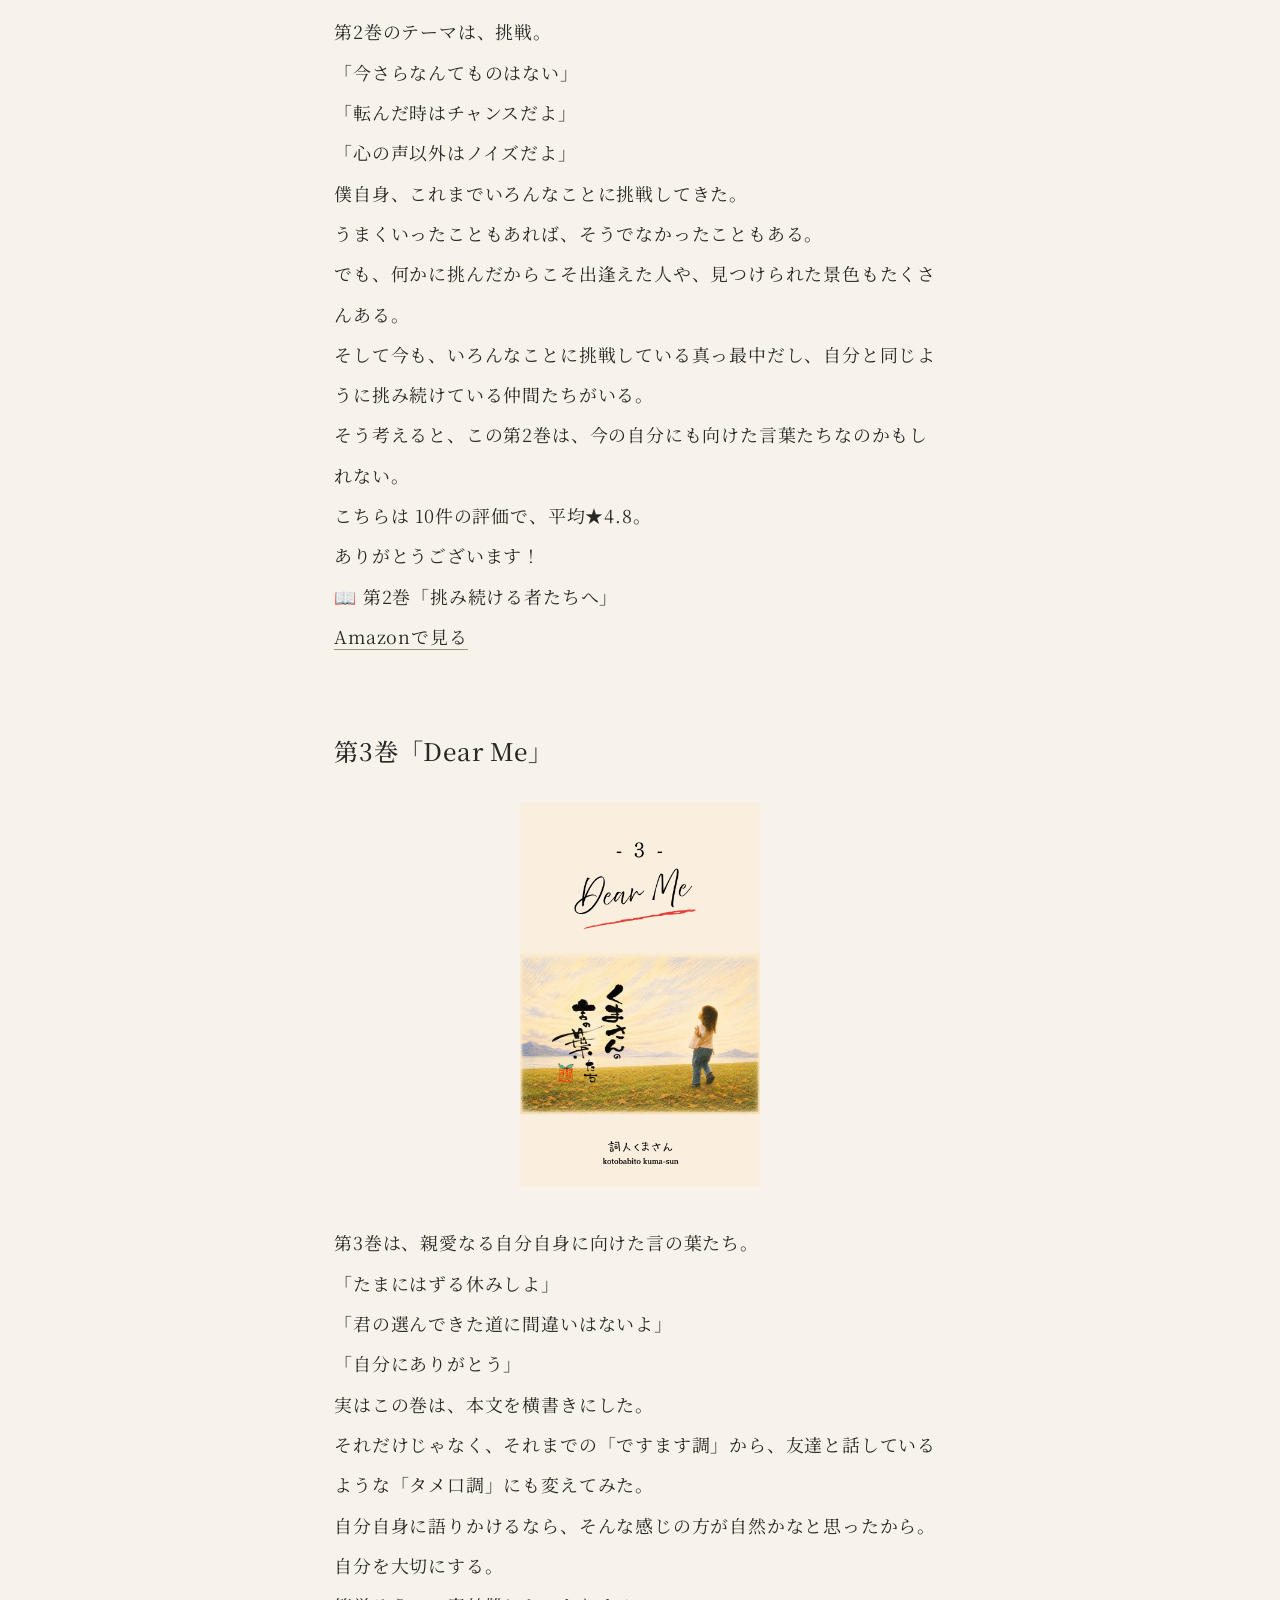
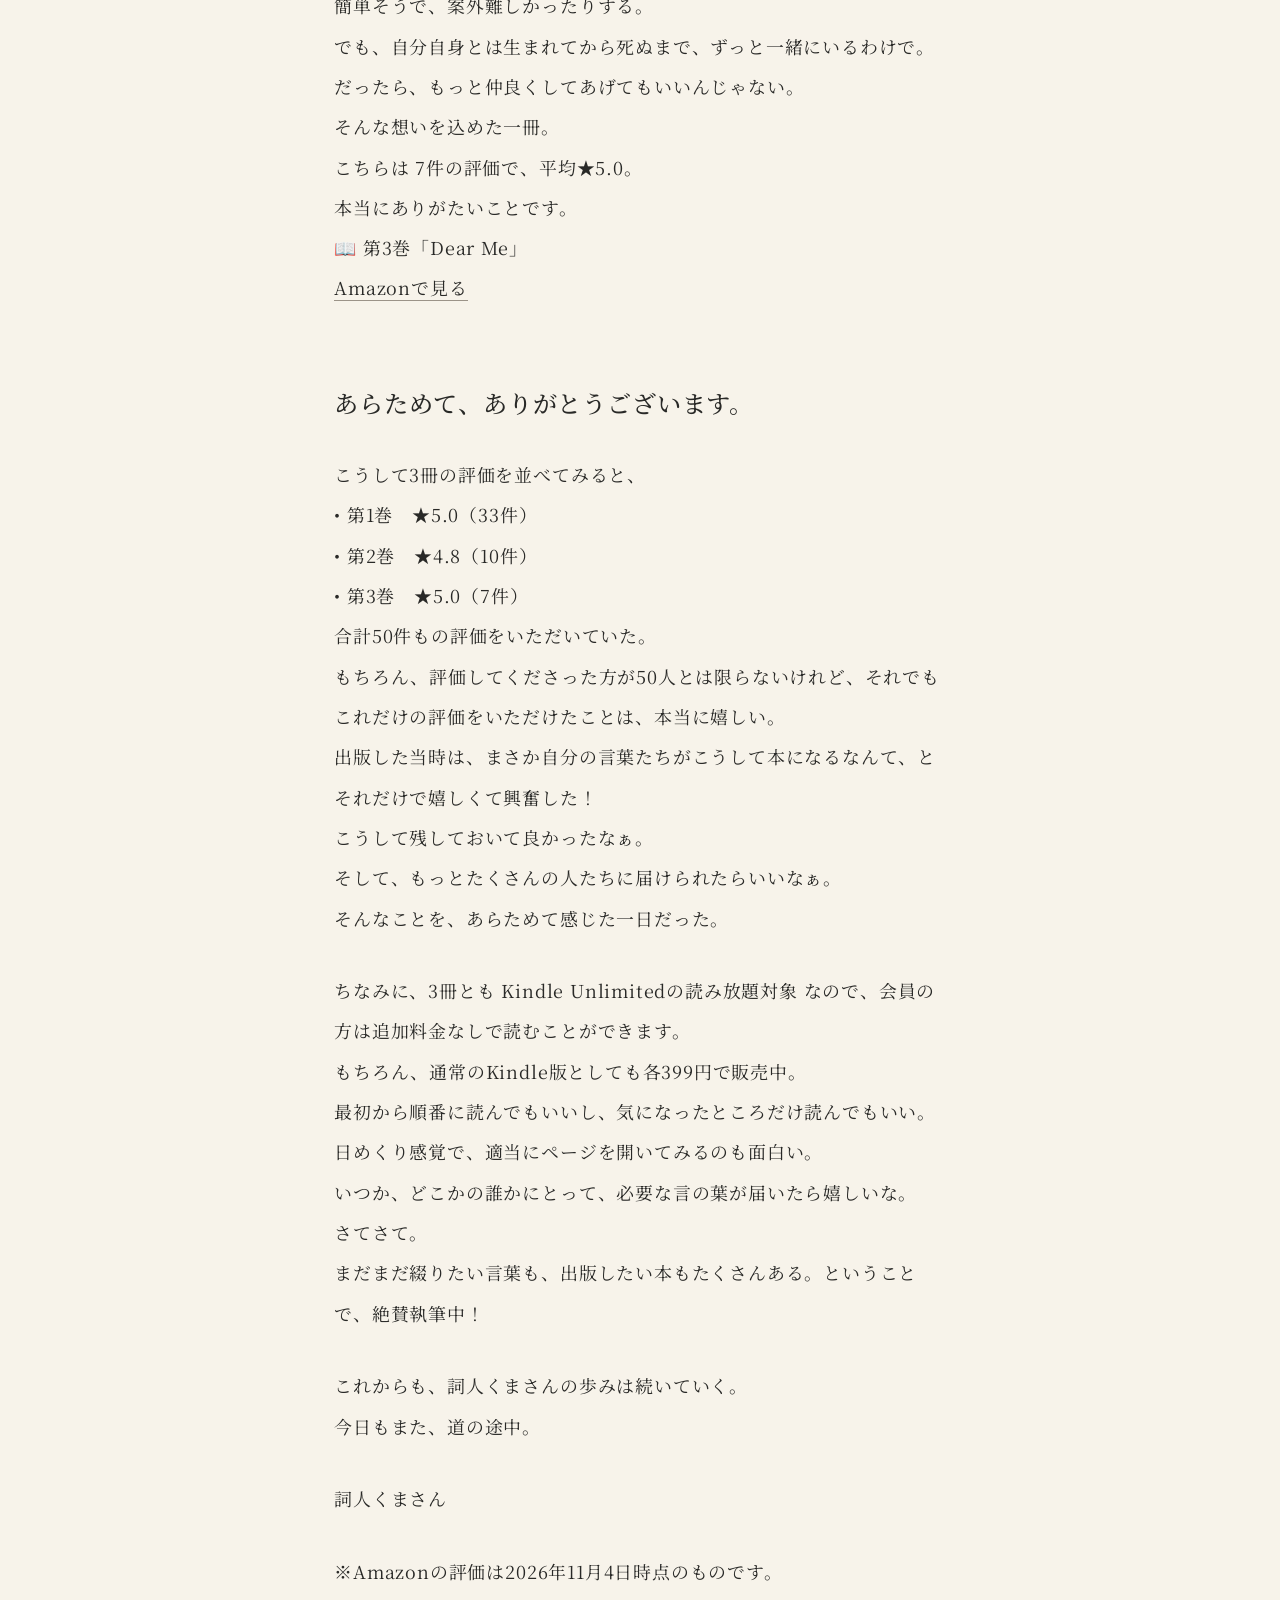
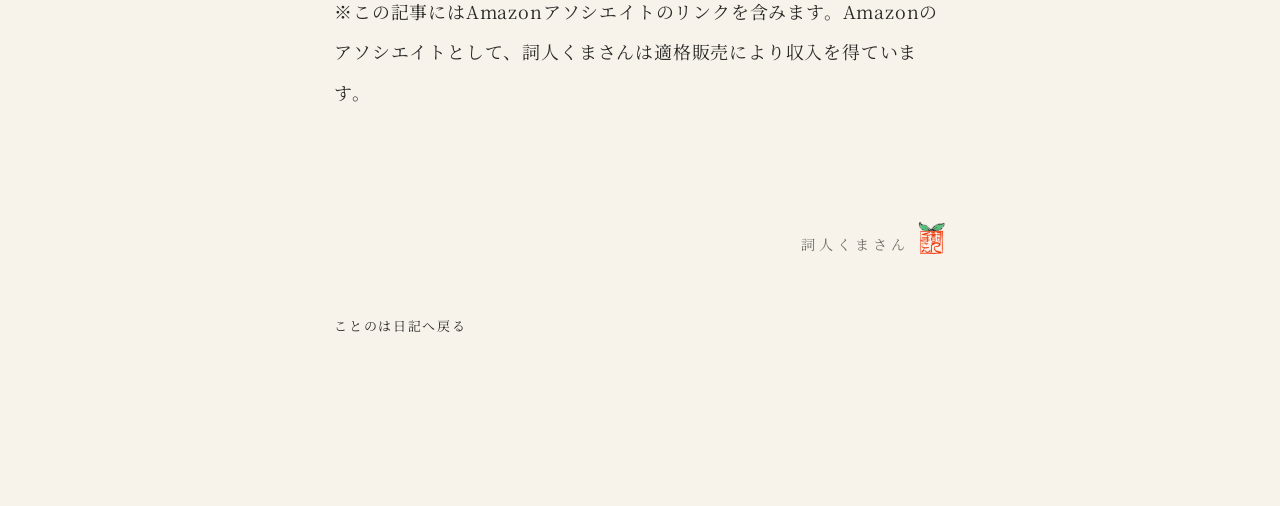
<file: tsuzuru/kindle-books-20261104.html>
<!doctype html>
<html lang="ja" class="no-js">
  <head>
    <meta charset="UTF-8" />
    <meta name="viewport" content="width=device-width, initial-scale=1.0" />
    <title>久しぶりに、自分の本を眺めてみた。｜ことのは日記｜KOTOBABITO</title>
    <meta name="description" content="今日は久しぶりに、Amazonで自分が出版している本を眺めてみた。 『くまさんの言の葉たち』 現在、第3巻まで出版している。 実は、ここ数か月の売上はゼロ。 まあ、特に宣伝らしい宣伝もしていなかったので、当然と…" />
    <link rel="canonical" href="https://kotobabito.com/tsuzuru/kindle-books-20261104.html" />
    <meta property="og:type" content="article" />
    <meta property="og:title" content="久しぶりに、自分の本を眺めてみた。｜ことのは日記" />
    <meta property="og:description" content="今日は久しぶりに、Amazonで自分が出版している本を眺めてみた。 『くまさんの言の葉たち』 現在、第3巻まで出版している。 実は、ここ数か月の売上はゼロ。 まあ、特に宣伝らしい宣伝もしていなかったので、当然と…" />
    <meta property="og:url" content="https://kotobabito.com/tsuzuru/kindle-books-20261104.html" />
    <meta property="og:site_name" content="KOTOBABITO" />
    <meta property="og:image" content="https://kotobabito.com/kotonoha-diary-og.png" />
    <meta name="twitter:card" content="summary_large_image" />
    <meta name="twitter:title" content="久しぶりに、自分の本を眺めてみた。｜ことのは日記" />
    <meta name="twitter:description" content="今日は久しぶりに、Amazonで自分が出版している本を眺めてみた。 『くまさんの言の葉たち』 現在、第3巻まで出版している。 実は、ここ数か月の売上はゼロ。 まあ、特に宣伝らしい宣伝もしていなかったので、当然と…" />
    <meta name="twitter:image" content="https://kotobabito.com/kotonoha-diary-og.png" />
    <script>document.documentElement.className = document.documentElement.className.replace("no-js", "js");</script>
    <link rel="stylesheet" href="../styles.css" />
    <link rel="stylesheet" href="../tsuzuru.css" />
    <script src="../script.js" defer></script>
  </head>
  <body class="tsuzuru-page tsuzuru-article-page">
    <header class="site-header">
      <a class="site-logo" href="../index.html" aria-label="詞人くまさん ホーム"><img src="../HPlogo透明.png" alt="" width="134" height="54" /></a>
      <button class="menu-button" type="button" aria-expanded="false" aria-controls="site-nav"><span class="menu-button__line"></span><span class="menu-button__line"></span><span class="sr-only">メニューを開く</span></button>
      <nav id="site-nav" class="site-nav" aria-label="メインナビゲーション">
        <a href="../index.html">トップ</a><a href="../profile.html">プロフィール</a><a href="../yomu.html">Kindle</a>
        <a href="../tsuzuru.html" aria-current="page">ことのは日記</a>
        <a href="../youtube.html">YouTube</a><a href="../index.html#movie" data-coming-soon>映画</a><a href="../index.html#friends" data-coming-soon>仲間</a><a href="../index.html#contact" data-coming-soon>お問い合わせ</a>
      </nav>
    </header>
    <main>
      <article class="tsuzuru-article">
        <header class="tsuzuru-article__header"><time class="tsuzuru-article__date" datetime="2026-11-04">2026年11月4日</time><h1>久しぶりに、自分の本を眺めてみた。</h1></header>
        <div class="tsuzuru-article__body"><p>今日は久しぶりに、Amazonで自分が出版している本を眺めてみた。<br>『くまさんの言の葉たち』<br>現在、第3巻まで出版している。<br>実は、ここ数か月の売上はゼロ。<br>まあ、特に宣伝らしい宣伝もしていなかったので、当然といえば当然なのかもしれないけれど。(￣▽￣)<br>そんなわけで、あらためて自分の本を眺めながら、いろいろと振り返ってみることにした。</p>
          <h2>言の葉たちを本にしたこと</h2>
          <p>自分はこれまで路上詩人として、たくさんの人たちと出逢い、さまざまな言の葉を綴ってきた。<br>その中には、誰かに向けて綴った言葉もあれば、自分自身に向けた言葉もある。<br>言葉というのは面白いもので、同じ言葉でも受け取る人によって意味が変わる。<br>そして、同じ人でも、その時の心境や置かれた環境によって、感じ方が変わることもある。<br>だからこそ、一度読んで終わりではなく、何度でも読み返せる形にしておきたい。<br>そんな想いもあって、言の葉たちを本にまとめた。これは自分のためにでもある。<br>なので、今になって振り返ってみると、本にしたことで、過去の自分が綴った言葉に、今の自分が出逢い直すこともできる。<br>これもまた、面白いものだなぁと思う。</p>
          <h2>第1巻「人生を変える力をあなたは持っている」</h2>
          <p><a href="https://amzn.to/4y6871V"><img src="../kindle-books-20261104-1.jpg" alt="第1巻 表紙" loading="lazy"></a></p>
          <p>第1巻のテーマは、自分自身が持っている可能性。<br>「今を生きているだけで大成功です」<br>「たとえ半歩の歩みでもそれは大きな一歩です」<br>「八方塞がっても九方目を探せ」<br>今でも大切にしている言葉たち。<br>人生なんて、思い通りにならないことの方が多いのかもしれない。<br>でも、だからこそ面白い。<br>そんなことを考えながら綴ってきた言の葉たちを収録している。<br>そして今回、Amazonの評価をあらためて確認してみたところ、<br>なんと、33件の評価をいただいていて、平均★5.0！<br>いやぁ、ありがたいことです。😊<br>📖 第1巻「人生を変える力をあなたは持っている」<br><a href="https://amzn.to/4y6871V">Amazonで見る</a></p>
          <h2>第2巻「挑み続ける者たちへ」</h2>
          <p><a href="https://amzn.to/3TGp6J6"><img src="../kindle-books-20261104-2.jpg" alt="第2巻 表紙" loading="lazy"></a></p>
          <p>第2巻のテーマは、挑戦。<br>「今さらなんてものはない」<br>「転んだ時はチャンスだよ」<br>「心の声以外はノイズだよ」<br>僕自身、これまでいろんなことに挑戦してきた。<br>うまくいったこともあれば、そうでなかったこともある。<br>でも、何かに挑んだからこそ出逢えた人や、見つけられた景色もたくさんある。<br>そして今も、いろんなことに挑戦している真っ最中だし、自分と同じように挑み続けている仲間たちがいる。<br>そう考えると、この第2巻は、今の自分にも向けた言葉たちなのかもしれない。<br>こちらは 10件の評価で、平均★4.8。<br>ありがとうございます！<br>📖 第2巻「挑み続ける者たちへ」<br><a href="https://amzn.to/3TGp6J6">Amazonで見る</a></p>
          <h2>第3巻「Dear Me」</h2>
          <p><a href="https://amzn.to/4y7EfCo"><img src="../kindle-books-20261104-3.jpg" alt="第3巻 表紙" loading="lazy"></a></p>
          <p>第3巻は、親愛なる自分自身に向けた言の葉たち。<br>「たまにはずる休みしよ」<br>「君の選んできた道に間違いはないよ」<br>「自分にありがとう」<br>実はこの巻は、本文を横書きにした。<br>それだけじゃなく、それまでの「ですます調」から、友達と話しているような「タメ口調」にも変えてみた。<br>自分自身に語りかけるなら、そんな感じの方が自然かなと思ったから。<br>自分を大切にする。<br>簡単そうで、案外難しかったりする。<br>でも、自分自身とは生まれてから死ぬまで、ずっと一緒にいるわけで。<br>だったら、もっと仲良くしてあげてもいいんじゃない。<br>そんな想いを込めた一冊。<br>こちらは 7件の評価で、平均★5.0。<br>本当にありがたいことです。<br>📖 第3巻「Dear Me」<br><a href="https://amzn.to/4y7EfCo">Amazonで見る</a></p>
          <h2>あらためて、ありがとうございます。</h2>
          <p>こうして3冊の評価を並べてみると、<br>	•	第1巻　★5.0（33件）<br>	•	第2巻　★4.8（10件）<br>	•	第3巻　★5.0（7件）<br>合計50件もの評価をいただいていた。<br>もちろん、評価してくださった方が50人とは限らないけれど、それでもこれだけの評価をいただけたことは、本当に嬉しい。<br>出版した当時は、まさか自分の言葉たちがこうして本になるなんて、とそれだけで嬉しくて興奮した！<br>こうして残しておいて良かったなぁ。<br>そして、もっとたくさんの人たちに届けられたらいいなぁ。<br>そんなことを、あらためて感じた一日だった。</p>
          <p>ちなみに、3冊とも Kindle Unlimitedの読み放題対象 なので、会員の方は追加料金なしで読むことができます。<br>もちろん、通常のKindle版としても各399円で販売中。<br>最初から順番に読んでもいいし、気になったところだけ読んでもいい。<br>日めくり感覚で、適当にページを開いてみるのも面白い。<br>いつか、どこかの誰かにとって、必要な言の葉が届いたら嬉しいな。<br>さてさて。<br>まだまだ綴りたい言葉も、出版したい本もたくさんある。ということで、絶賛執筆中！</p>
          <p>これからも、詞人くまさんの歩みは続いていく。<br>今日もまた、道の途中。</p>
          <p>詞人くまさん</p>
          <p>※Amazonの評価は2026年11月4日時点のものです。<br>※この記事にはAmazonアソシエイトのリンクを含みます。Amazonのアソシエイトとして、詞人くまさんは適格販売により収入を得ています。</p></div>
        <footer class="tsuzuru-article__footer">
          <div class="signature-lockup"><p class="signature">詞人くまさん</p><img class="signature-seal" src="../opensea落款.png" alt="" width="1308" height="1450" /></div>
          <a class="tsuzuru-article__back" href="../tsuzuru.html">ことのは日記へ戻る</a>
        </footer>
      </article>
    </main>
  </body>
</html>
</file>
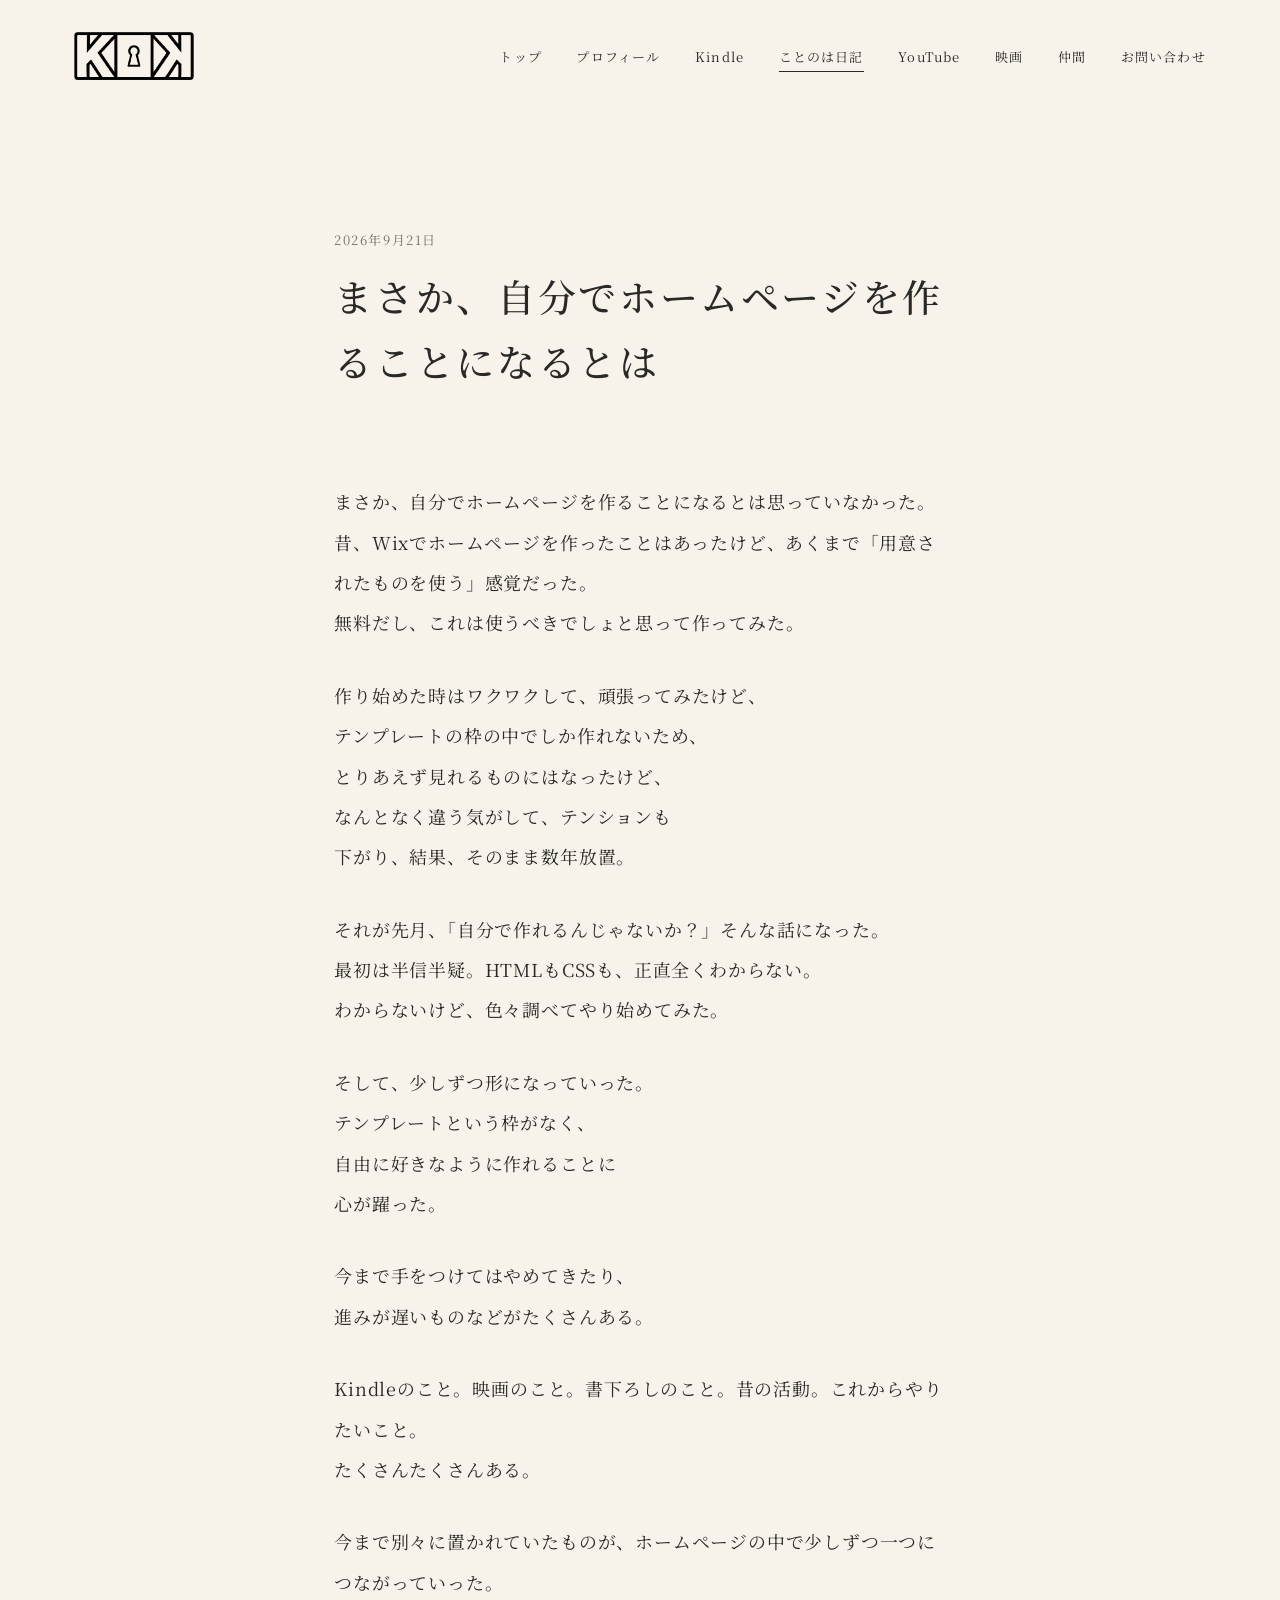
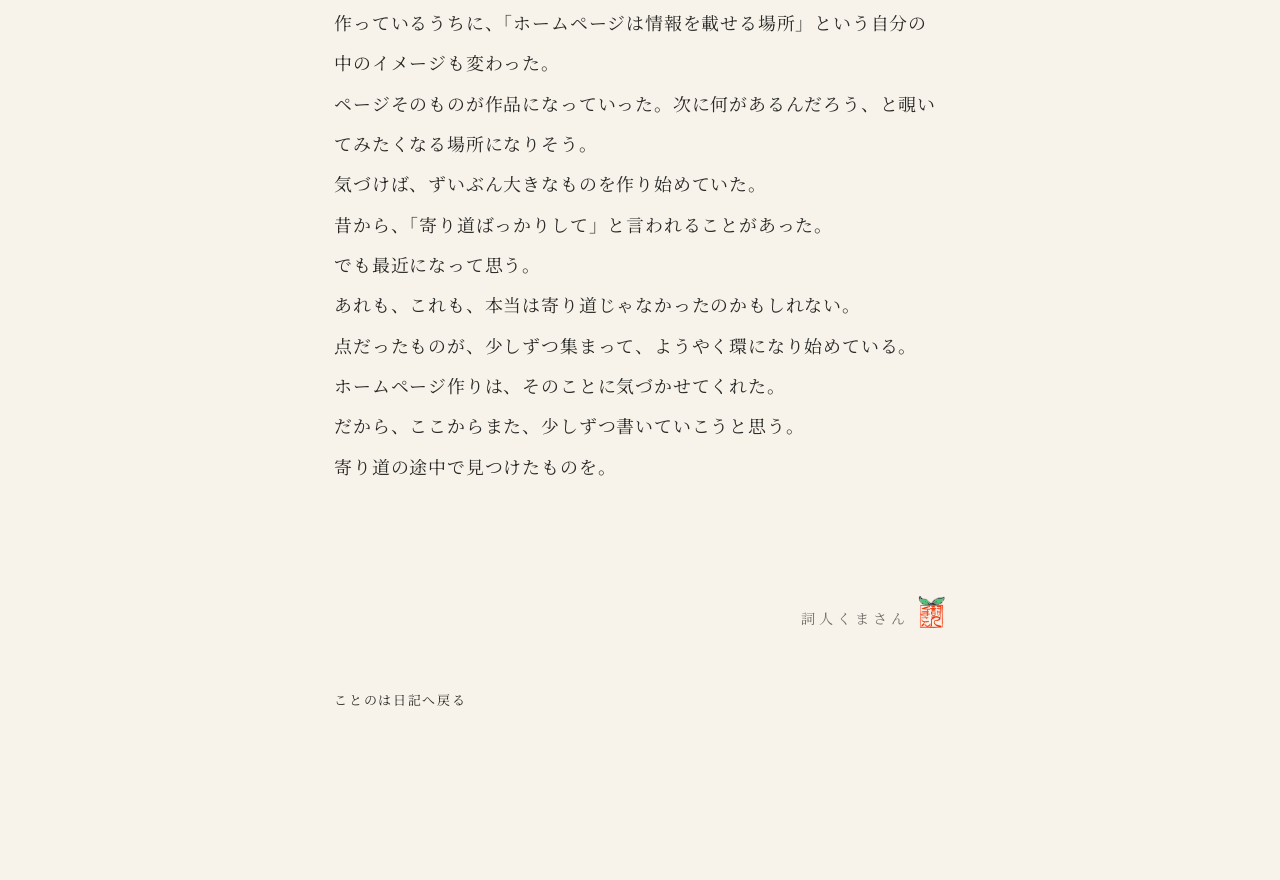
<file: tsuzuru/kotonoha-nikki-hajimemasu.html>
<!doctype html>
<html lang="ja" class="no-js">
  <head>
    <meta charset="UTF-8" />
    <meta name="viewport" content="width=device-width, initial-scale=1.0" />
    <title>まさか、自分でホームページを作ることになるとは｜ことのは日記｜KOTOBABITO</title>
    <meta name="description" content="まさか、自分でホームページを作ることになるとは思っていなかった。 昔、Wixでホームページを作ったことはあったけど、あくまで「用意されたものを使う」感覚だった。 無料だし、これは使うべきでしょと思って作ってみた…" />
    <link rel="canonical" href="https://kotobabito.com/tsuzuru/kotonoha-nikki-hajimemasu.html" />
    <meta property="og:type" content="article" />
    <meta property="og:title" content="まさか、自分でホームページを作ることになるとは｜ことのは日記" />
    <meta property="og:description" content="まさか、自分でホームページを作ることになるとは思っていなかった。 昔、Wixでホームページを作ったことはあったけど、あくまで「用意されたものを使う」感覚だった。 無料だし、これは使うべきでしょと思って作ってみた…" />
    <meta property="og:url" content="https://kotobabito.com/tsuzuru/kotonoha-nikki-hajimemasu.html" />
    <meta property="og:site_name" content="KOTOBABITO" />
    <meta property="og:image" content="https://kotobabito.com/kotonoha-diary-og.png" />
    <meta name="twitter:card" content="summary_large_image" />
    <meta name="twitter:title" content="まさか、自分でホームページを作ることになるとは｜ことのは日記" />
    <meta name="twitter:description" content="まさか、自分でホームページを作ることになるとは思っていなかった。 昔、Wixでホームページを作ったことはあったけど、あくまで「用意されたものを使う」感覚だった。 無料だし、これは使うべきでしょと思って作ってみた…" />
    <meta name="twitter:image" content="https://kotobabito.com/kotonoha-diary-og.png" />
    <script>document.documentElement.className = document.documentElement.className.replace("no-js", "js");</script>
    <link rel="stylesheet" href="../styles.css" />
    <link rel="stylesheet" href="../tsuzuru.css" />
    <script src="../script.js" defer></script>
  </head>
  <body class="tsuzuru-page tsuzuru-article-page">
    <header class="site-header">
      <a class="site-logo" href="../index.html" aria-label="詞人くまさん ホーム"><img src="../HPlogo透明.png" alt="" width="134" height="54" /></a>
      <button class="menu-button" type="button" aria-expanded="false" aria-controls="site-nav"><span class="menu-button__line"></span><span class="menu-button__line"></span><span class="sr-only">メニューを開く</span></button>
      <nav id="site-nav" class="site-nav" aria-label="メインナビゲーション">
        <a href="../index.html">トップ</a><a href="../profile.html">プロフィール</a><a href="../yomu.html">Kindle</a>
        <a href="../tsuzuru.html" aria-current="page">ことのは日記</a>
        <a href="../youtube.html">YouTube</a><a href="../index.html#movie" data-coming-soon>映画</a><a href="../index.html#friends" data-coming-soon>仲間</a><a href="../index.html#contact" data-coming-soon>お問い合わせ</a>
      </nav>
    </header>
    <main>
      <article class="tsuzuru-article">
        <header class="tsuzuru-article__header"><time class="tsuzuru-article__date" datetime="2026-09-21">2026年9月21日</time><h1>まさか、自分でホームページを作ることになるとは</h1></header>
        <div class="tsuzuru-article__body"><p>まさか、自分でホームページを作ることになるとは思っていなかった。<br>昔、Wixでホームページを作ったことはあったけど、あくまで「用意されたものを使う」感覚だった。<br>無料だし、これは使うべきでしょと思って作ってみた。</p>
          <p>作り始めた時はワクワクして、頑張ってみたけど、<br>テンプレートの枠の中でしか作れないため、<br>とりあえず見れるものにはなったけど、<br>なんとなく違う気がして、テンションも<br>下がり、結果、そのまま数年放置。</p>
          <p>それが先月、「自分で作れるんじゃないか？」そんな話になった。<br>最初は半信半疑。HTMLもCSSも、正直全くわからない。<br>わからないけど、色々調べてやり始めてみた。</p>
          <p>そして、少しずつ形になっていった。<br>テンプレートという枠がなく、<br>自由に好きなように作れることに<br>心が躍った。</p>
          <p>今まで手をつけてはやめてきたり、<br>進みが遅いものなどがたくさんある。</p>
          <p>Kindleのこと。映画のこと。書下ろしのこと。昔の活動。これからやりたいこと。<br>たくさんたくさんある。</p>
          <p>今まで別々に置かれていたものが、ホームページの中で少しずつ一つにつながっていった。<br>作っているうちに、「ホームページは情報を載せる場所」という自分の中のイメージも変わった。<br>ページそのものが作品になっていった。次に何があるんだろう、と覗いてみたくなる場所になりそう。<br>気づけば、ずいぶん大きなものを作り始めていた。<br>昔から、「寄り道ばっかりして」と言われることがあった。<br>でも最近になって思う。<br>あれも、これも、本当は寄り道じゃなかったのかもしれない。<br>点だったものが、少しずつ集まって、ようやく環になり始めている。<br>ホームページ作りは、そのことに気づかせてくれた。<br>だから、ここからまた、少しずつ書いていこうと思う。<br>寄り道の途中で見つけたものを。</p></div>
        <footer class="tsuzuru-article__footer">
          <div class="signature-lockup"><p class="signature">詞人くまさん</p><img class="signature-seal" src="../opensea落款.png" alt="" width="1308" height="1450" /></div>
          <a class="tsuzuru-article__back" href="../tsuzuru.html">ことのは日記へ戻る</a>
        </footer>
      </article>
    </main>
  </body>
</html>
</file>
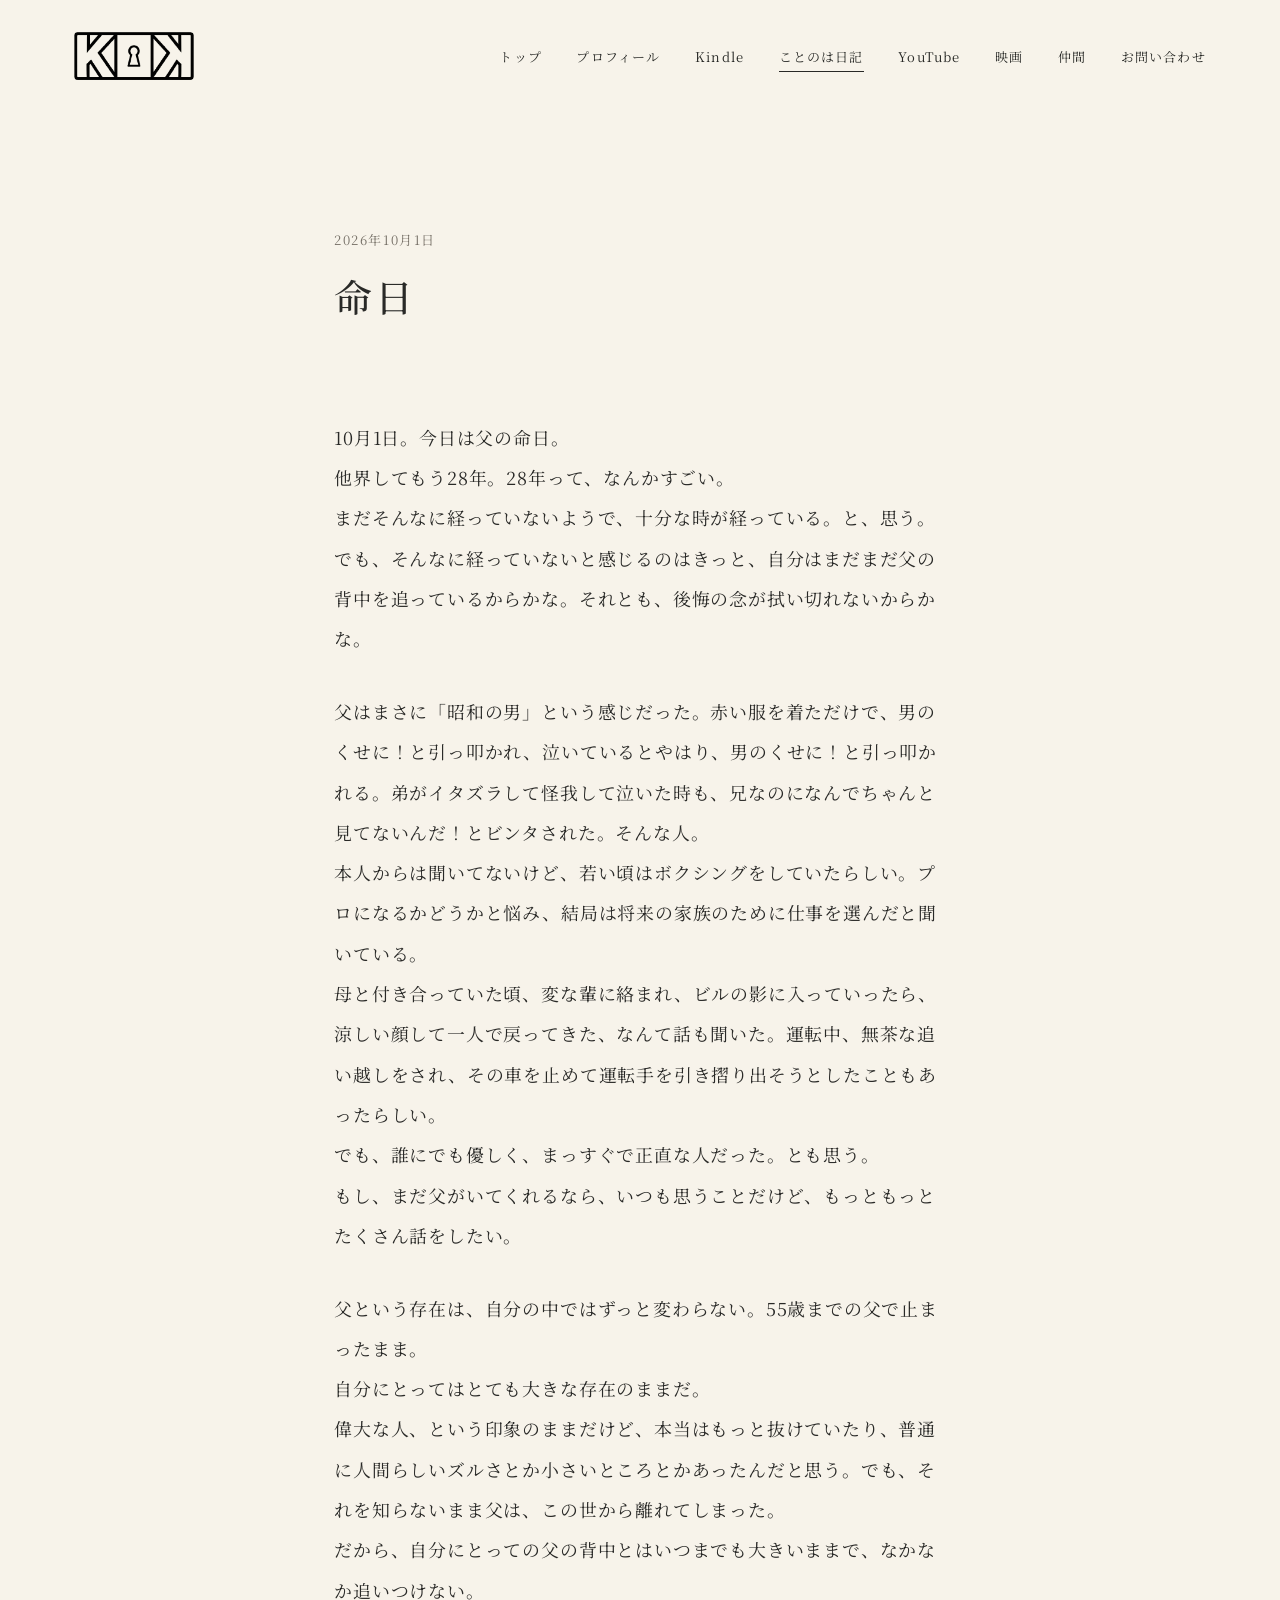
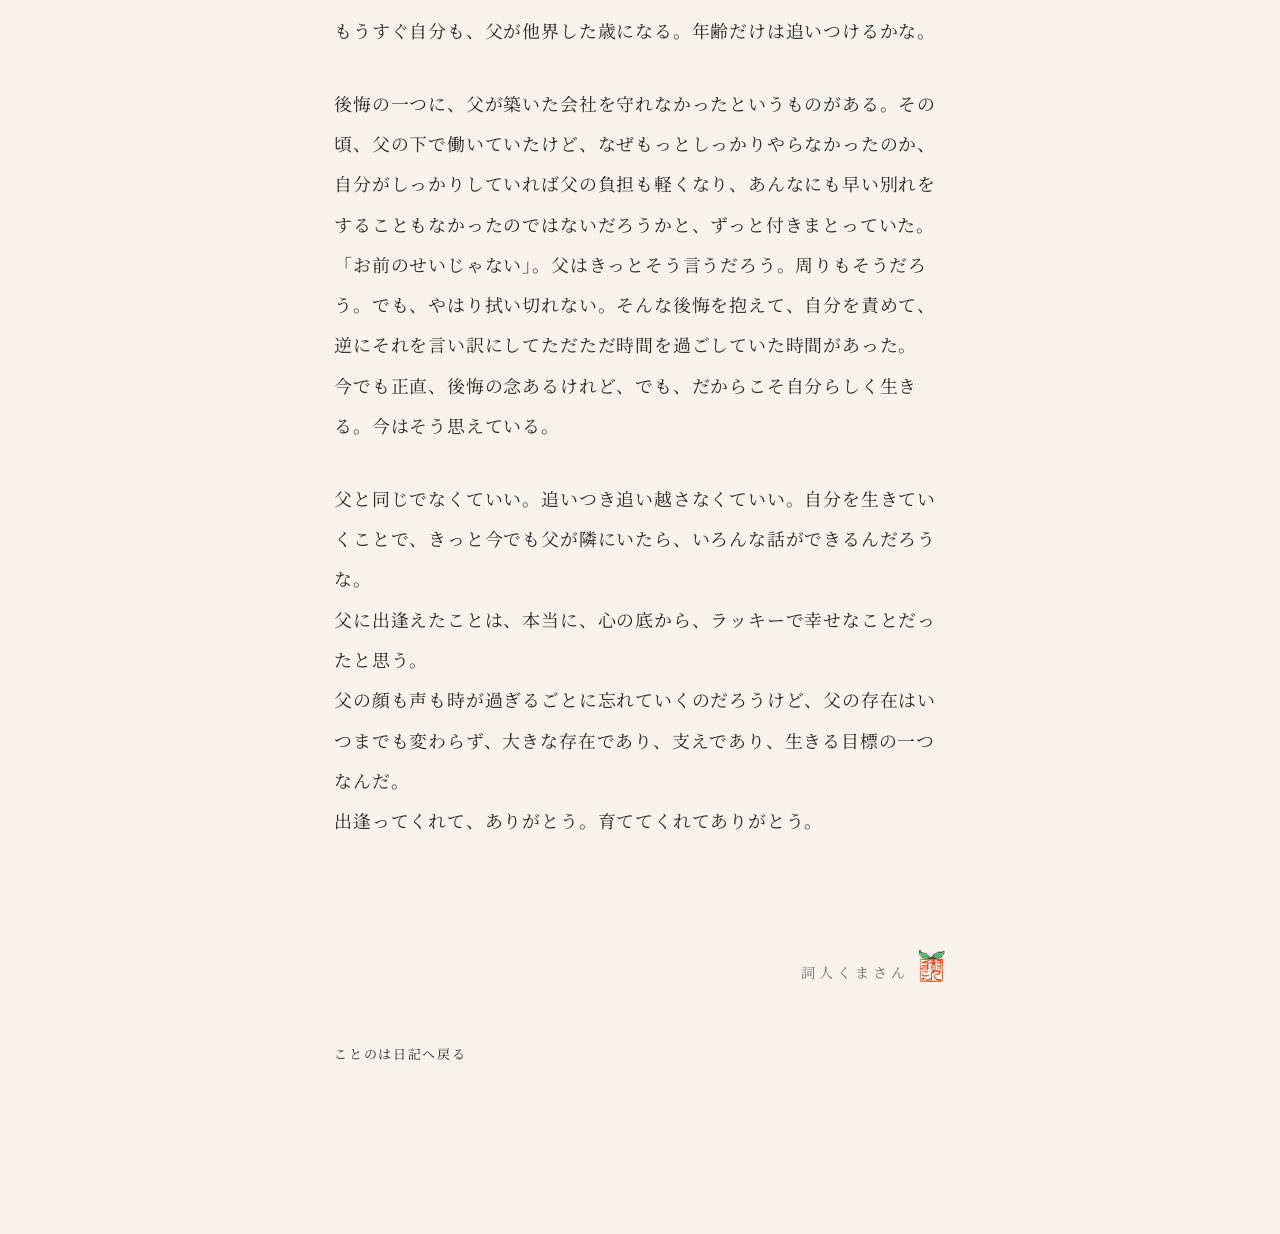
<file: tsuzuru/meinichi.html>
<!doctype html>
<html lang="ja" class="no-js">
  <head>
    <meta charset="UTF-8" />
    <meta name="viewport" content="width=device-width, initial-scale=1.0" />
    <title>命日｜ことのは日記｜KOTOBABITO</title>
    <meta name="description" content="10月1日。今日は父の命日。 他界してもう28年。28年って、なんかすごい。 まだそんなに経っていないようで、十分な時が経っている。と、思う。 でも、そんなに経っていないと感じるのはきっと、自分はまだまだ父の背…" />
    <link rel="canonical" href="https://kotobabito.com/tsuzuru/meinichi.html" />
    <meta property="og:type" content="article" />
    <meta property="og:title" content="命日｜ことのは日記" />
    <meta property="og:description" content="10月1日。今日は父の命日。 他界してもう28年。28年って、なんかすごい。 まだそんなに経っていないようで、十分な時が経っている。と、思う。 でも、そんなに経っていないと感じるのはきっと、自分はまだまだ父の背…" />
    <meta property="og:url" content="https://kotobabito.com/tsuzuru/meinichi.html" />
    <meta property="og:site_name" content="KOTOBABITO" />
    <meta property="og:image" content="https://kotobabito.com/kotonoha-diary-og.png" />
    <meta name="twitter:card" content="summary_large_image" />
    <meta name="twitter:title" content="命日｜ことのは日記" />
    <meta name="twitter:description" content="10月1日。今日は父の命日。 他界してもう28年。28年って、なんかすごい。 まだそんなに経っていないようで、十分な時が経っている。と、思う。 でも、そんなに経っていないと感じるのはきっと、自分はまだまだ父の背…" />
    <meta name="twitter:image" content="https://kotobabito.com/kotonoha-diary-og.png" />
    <script>document.documentElement.className = document.documentElement.className.replace("no-js", "js");</script>
    <link rel="stylesheet" href="../styles.css" />
    <link rel="stylesheet" href="../tsuzuru.css" />
    <script src="../script.js" defer></script>
  </head>
  <body class="tsuzuru-page tsuzuru-article-page">
    <header class="site-header">
      <a class="site-logo" href="../index.html" aria-label="詞人くまさん ホーム"><img src="../HPlogo透明.png" alt="" width="134" height="54" /></a>
      <button class="menu-button" type="button" aria-expanded="false" aria-controls="site-nav"><span class="menu-button__line"></span><span class="menu-button__line"></span><span class="sr-only">メニューを開く</span></button>
      <nav id="site-nav" class="site-nav" aria-label="メインナビゲーション">
        <a href="../index.html">トップ</a><a href="../profile.html">プロフィール</a><a href="../yomu.html">Kindle</a>
        <a href="../tsuzuru.html" aria-current="page">ことのは日記</a>
        <a href="../youtube.html">YouTube</a><a href="../index.html#movie" data-coming-soon>映画</a><a href="../index.html#friends" data-coming-soon>仲間</a><a href="../index.html#contact" data-coming-soon>お問い合わせ</a>
      </nav>
    </header>
    <main>
      <article class="tsuzuru-article">
        <header class="tsuzuru-article__header"><time class="tsuzuru-article__date" datetime="2026-10-01">2026年10月1日</time><h1>命日</h1></header>
        <div class="tsuzuru-article__body"><p>10月1日。今日は父の命日。<br>他界してもう28年。28年って、なんかすごい。<br>まだそんなに経っていないようで、十分な時が経っている。と、思う。<br>でも、そんなに経っていないと感じるのはきっと、自分はまだまだ父の背中を追っているからかな。それとも、後悔の念が拭い切れないからかな。</p>
          <p>父はまさに「昭和の男」という感じだった。赤い服を着ただけで、男のくせに！と引っ叩かれ、泣いているとやはり、男のくせに！と引っ叩かれる。弟がイタズラして怪我して泣いた時も、兄なのになんでちゃんと見てないんだ！とビンタされた。そんな人。<br>本人からは聞いてないけど、若い頃はボクシングをしていたらしい。プロになるかどうかと悩み、結局は将来の家族のために仕事を選んだと聞いている。<br>母と付き合っていた頃、変な輩に絡まれ、ビルの影に入っていったら、涼しい顔して一人で戻ってきた、なんて話も聞いた。運転中、無茶な追い越しをされ、その車を止めて運転手を引き摺り出そうとしたこともあったらしい。<br>でも、誰にでも優しく、まっすぐで正直な人だった。とも思う。<br>もし、まだ父がいてくれるなら、いつも思うことだけど、もっともっとたくさん話をしたい。</p>
          <p>父という存在は、自分の中ではずっと変わらない。55歳までの父で止まったまま。<br>自分にとってはとても大きな存在のままだ。<br>偉大な人、という印象のままだけど、本当はもっと抜けていたり、普通に人間らしいズルさとか小さいところとかあったんだと思う。でも、それを知らないまま父は、この世から離れてしまった。<br>だから、自分にとっての父の背中とはいつまでも大きいままで、なかなか追いつけない。<br>もうすぐ自分も、父が他界した歳になる。年齢だけは追いつけるかな。</p>
          <p>後悔の一つに、父が築いた会社を守れなかったというものがある。その頃、父の下で働いていたけど、なぜもっとしっかりやらなかったのか、自分がしっかりしていれば父の負担も軽くなり、あんなにも早い別れをすることもなかったのではないだろうかと、ずっと付きまとっていた。<br>「お前のせいじゃない」。父はきっとそう言うだろう。周りもそうだろう。でも、やはり拭い切れない。そんな後悔を抱えて、自分を責めて、逆にそれを言い訳にしてただただ時間を過ごしていた時間があった。<br>今でも正直、後悔の念あるけれど、でも、だからこそ自分らしく生きる。今はそう思えている。</p>
          <p>父と同じでなくていい。追いつき追い越さなくていい。自分を生きていくことで、きっと今でも父が隣にいたら、いろんな話ができるんだろうな。<br>父に出逢えたことは、本当に、心の底から、ラッキーで幸せなことだったと思う。<br>父の顔も声も時が過ぎるごとに忘れていくのだろうけど、父の存在はいつまでも変わらず、大きな存在であり、支えであり、生きる目標の一つなんだ。<br>出逢ってくれて、ありがとう。育ててくれてありがとう。</p></div>
        <footer class="tsuzuru-article__footer">
          <div class="signature-lockup"><p class="signature">詞人くまさん</p><img class="signature-seal" src="../opensea落款.png" alt="" width="1308" height="1450" /></div>
          <a class="tsuzuru-article__back" href="../tsuzuru.html">ことのは日記へ戻る</a>
        </footer>
      </article>
    </main>
  </body>
</html>
</file>
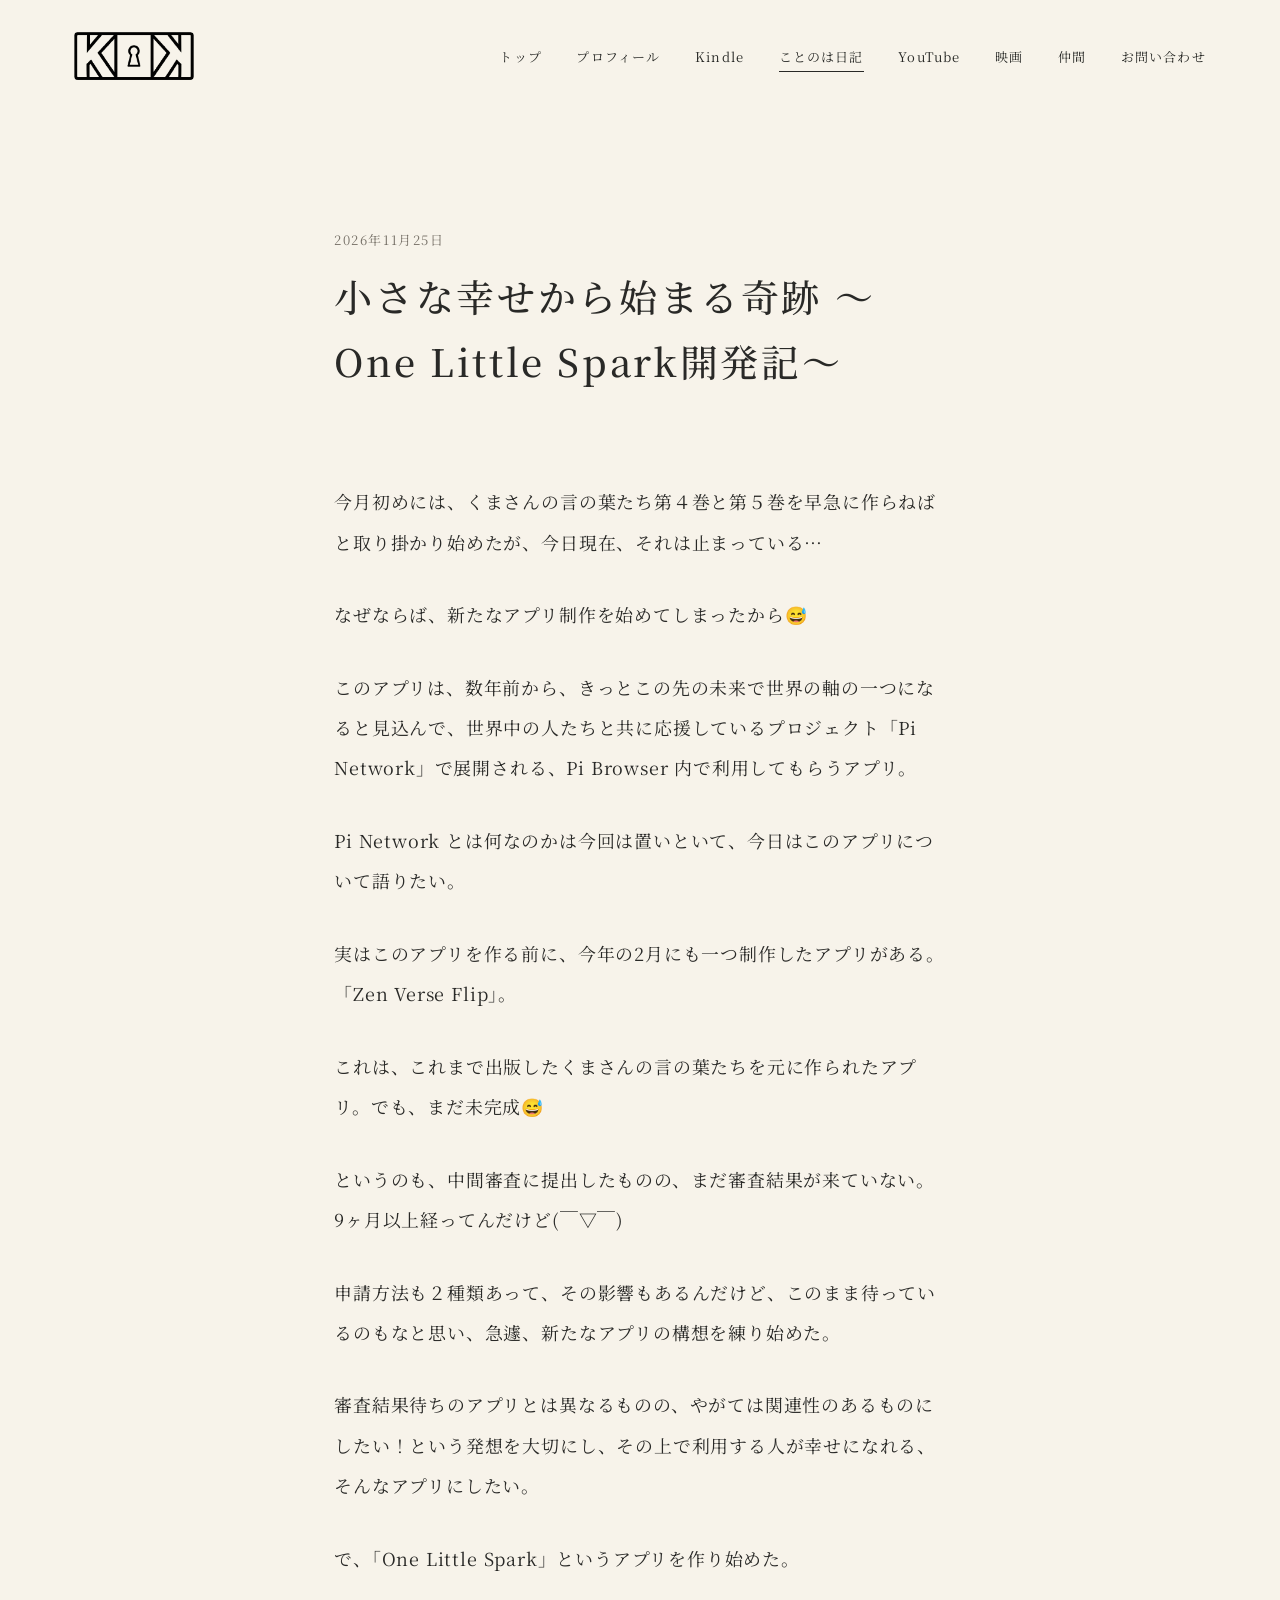
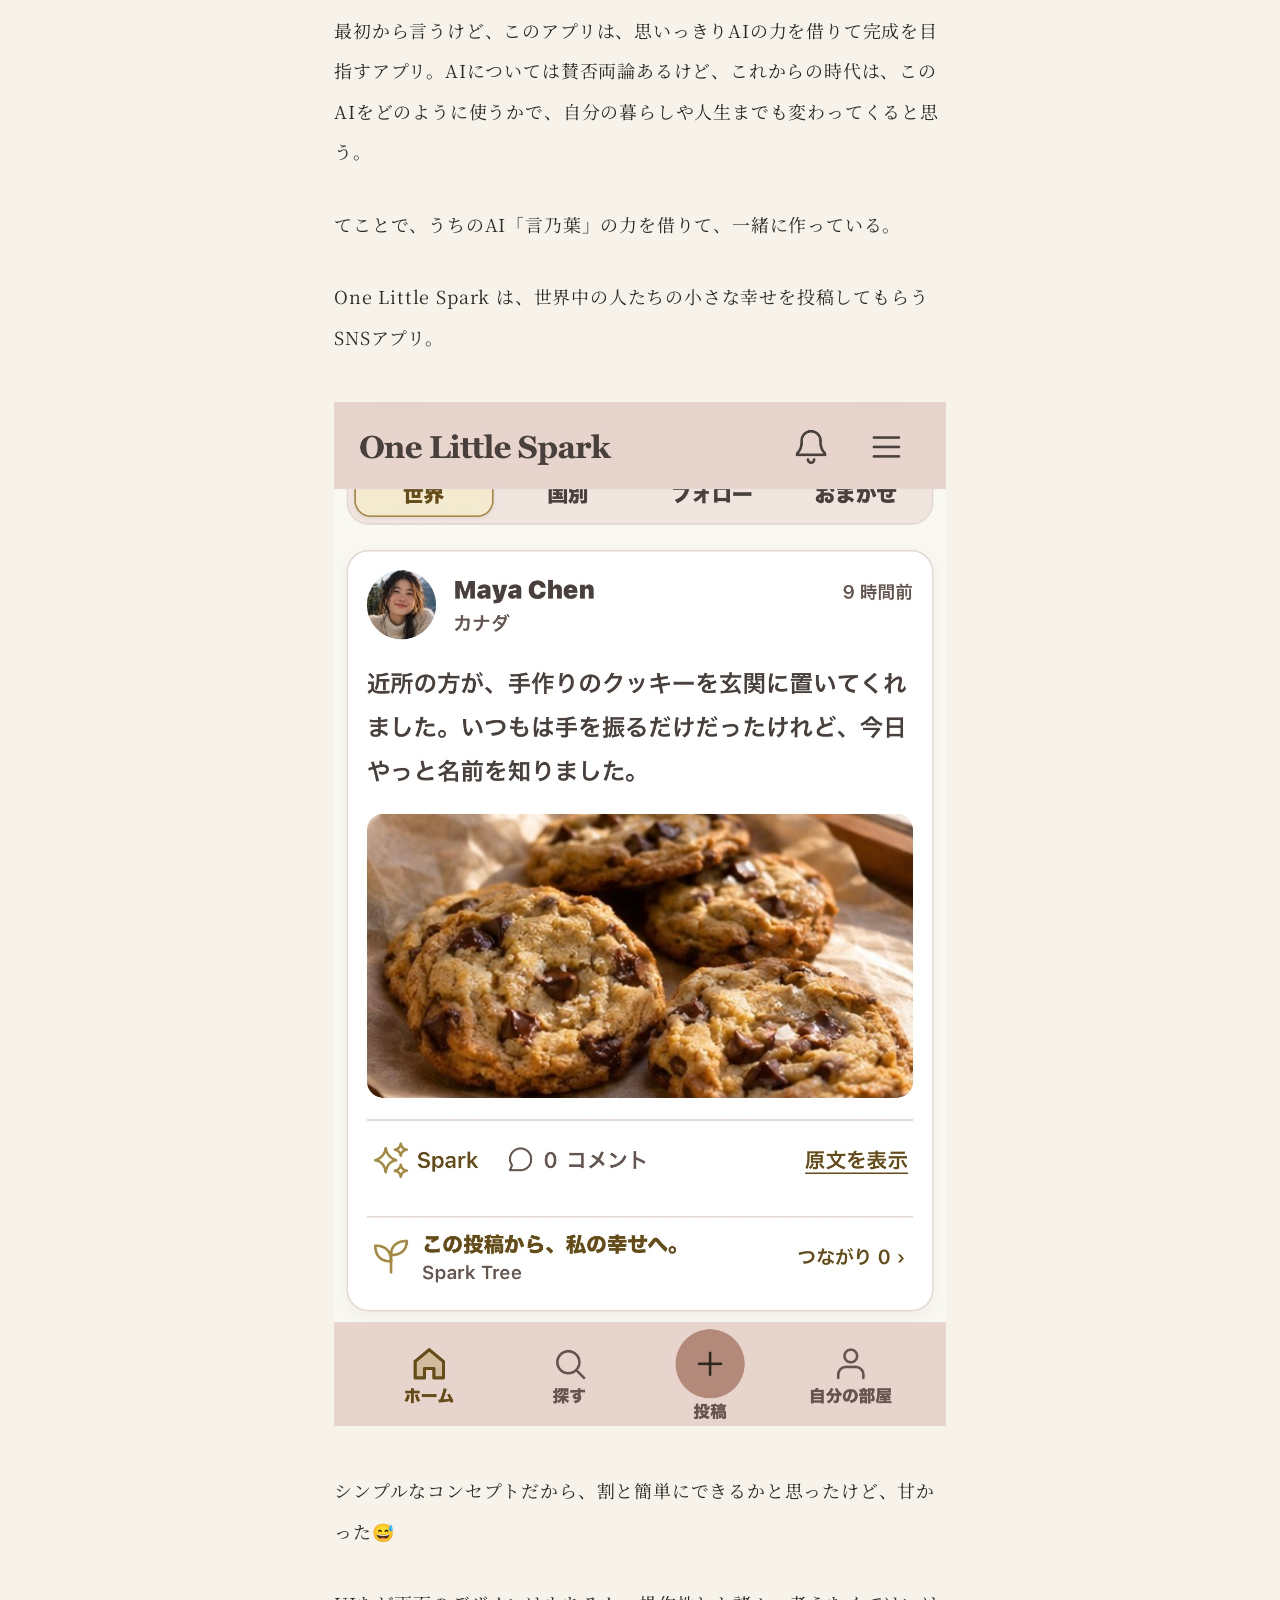
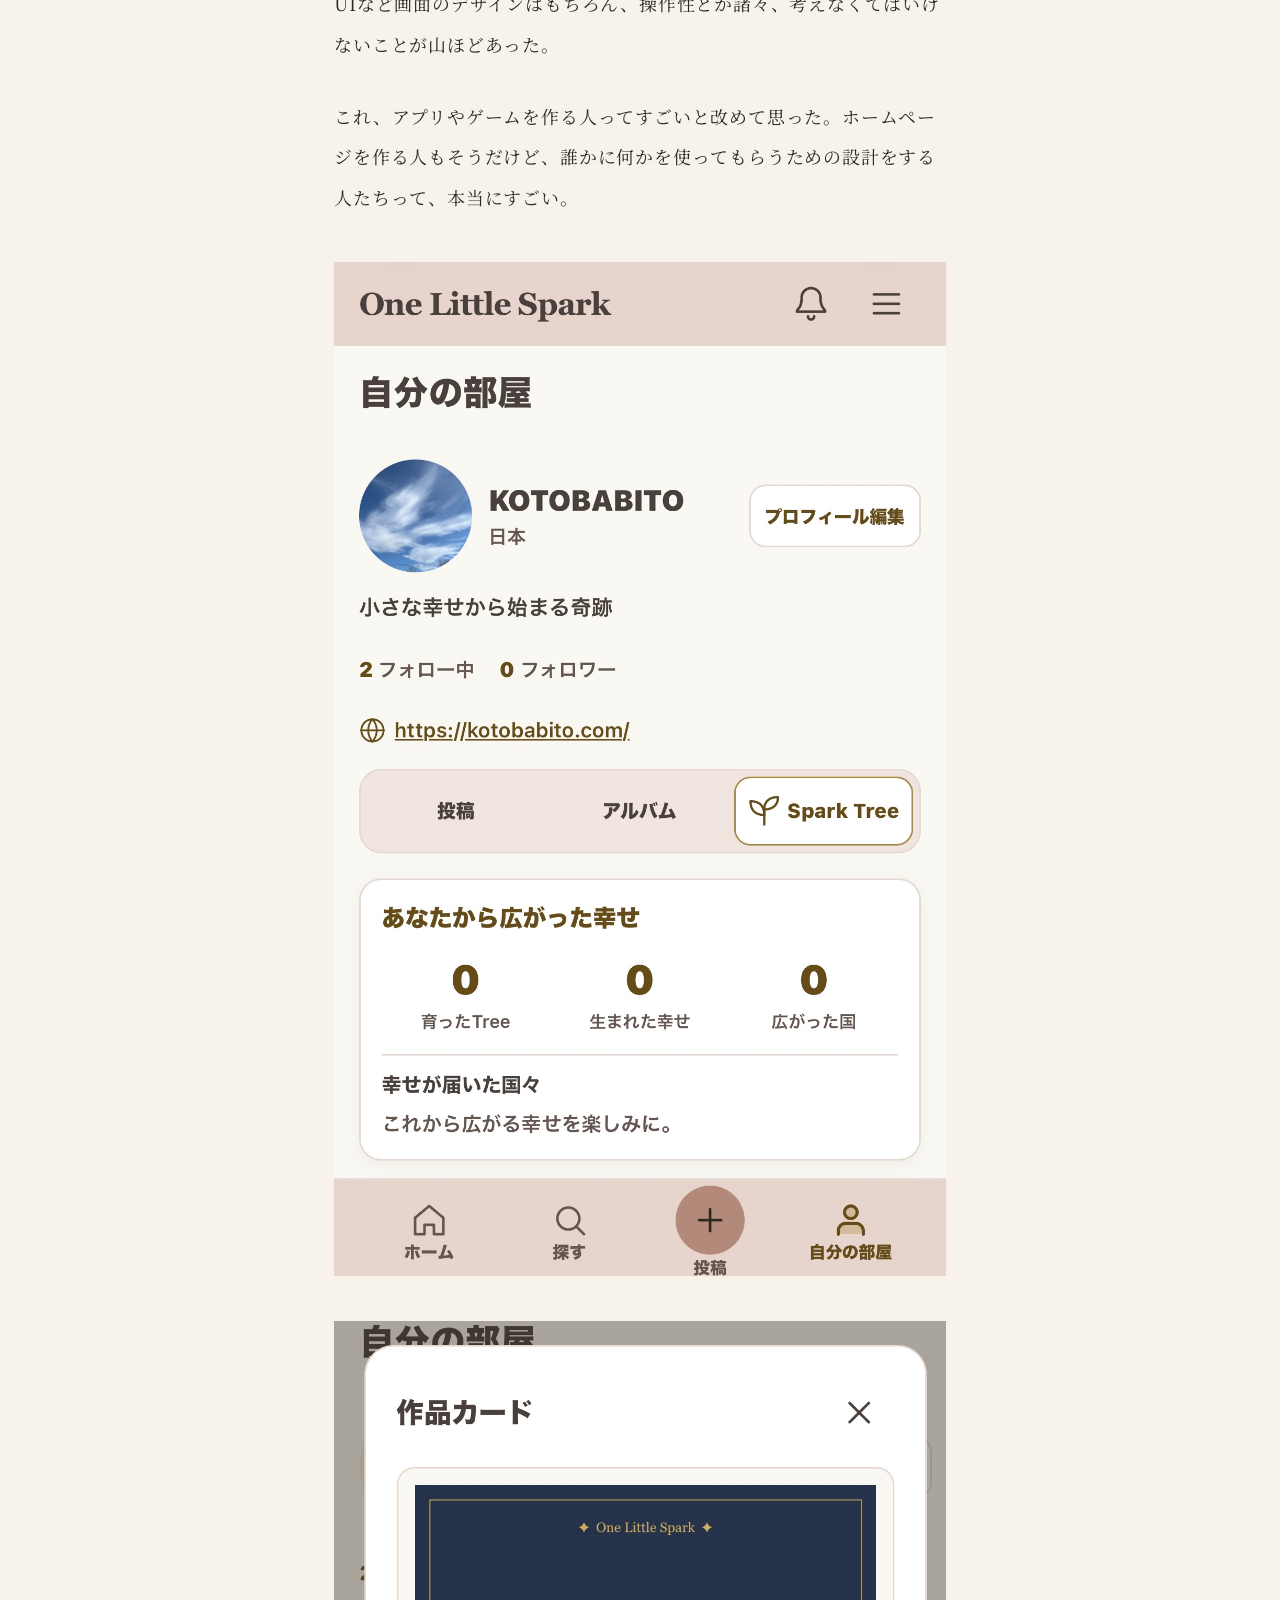
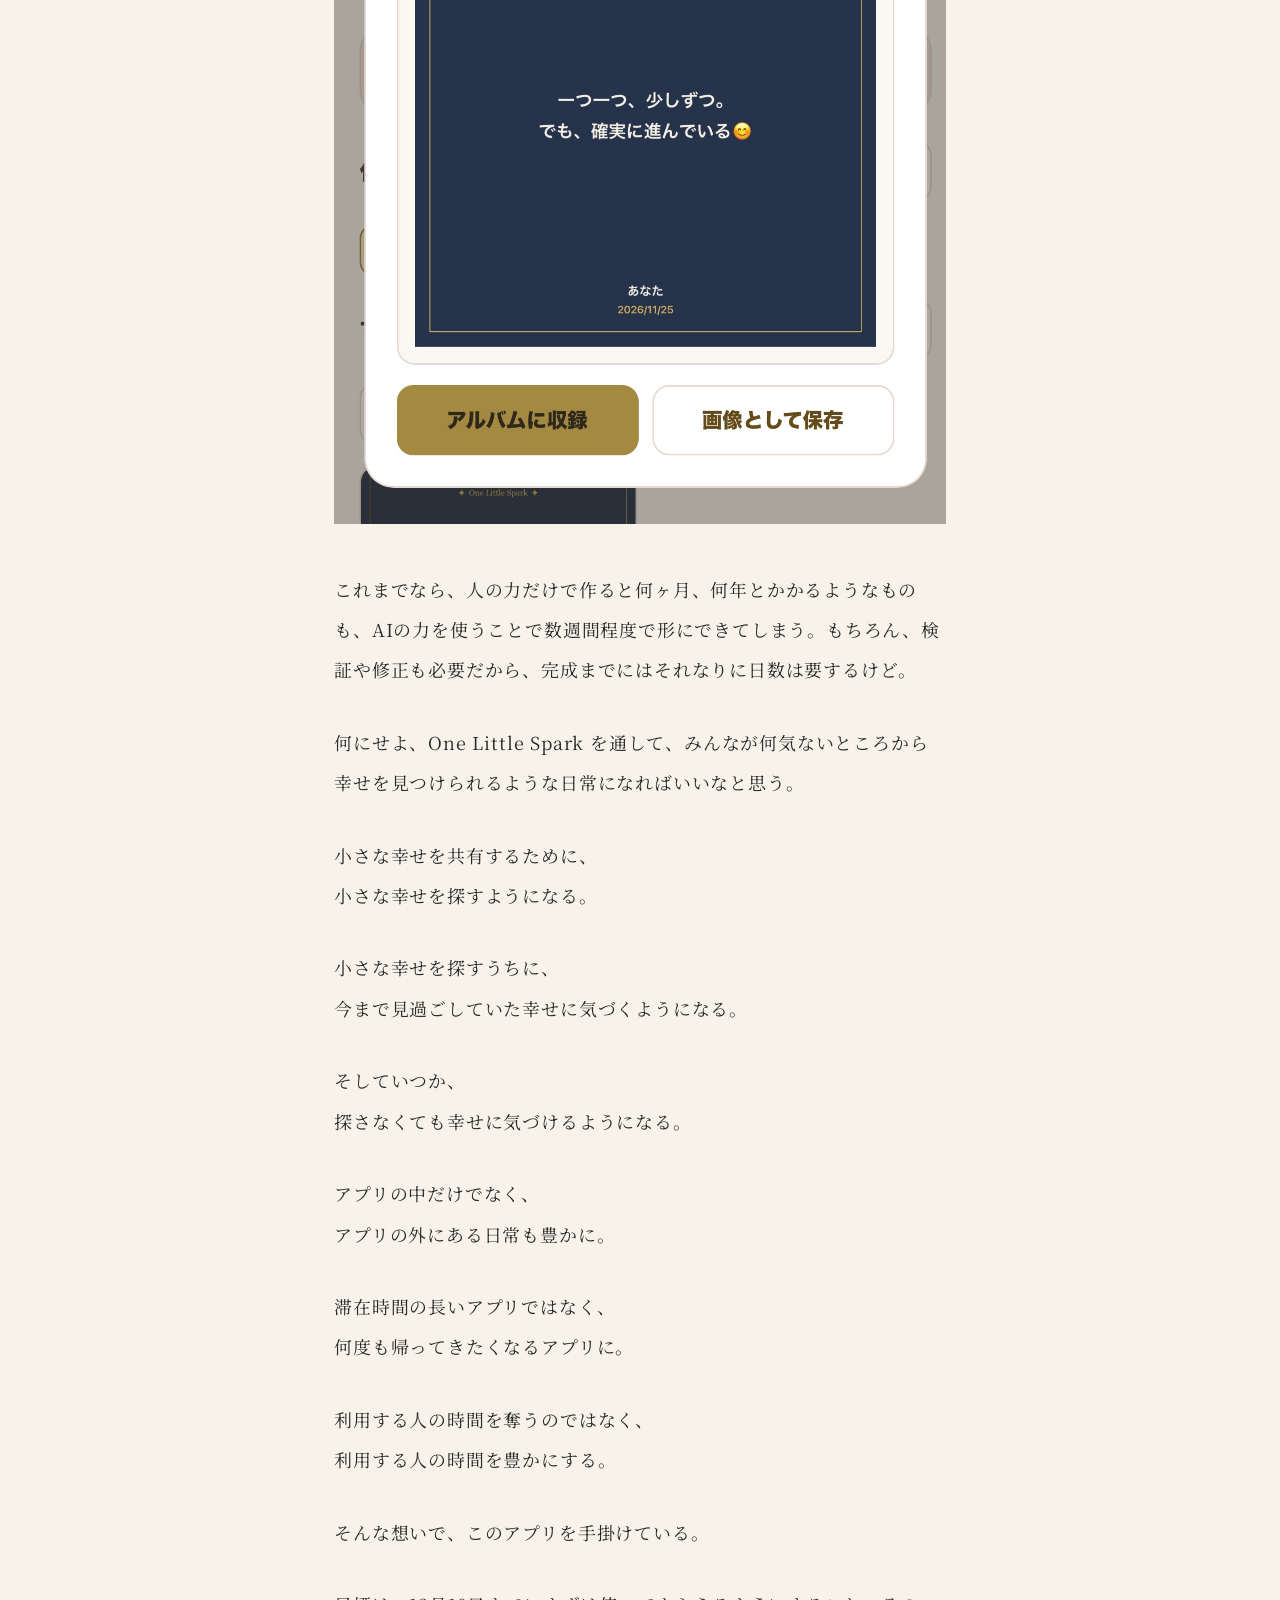
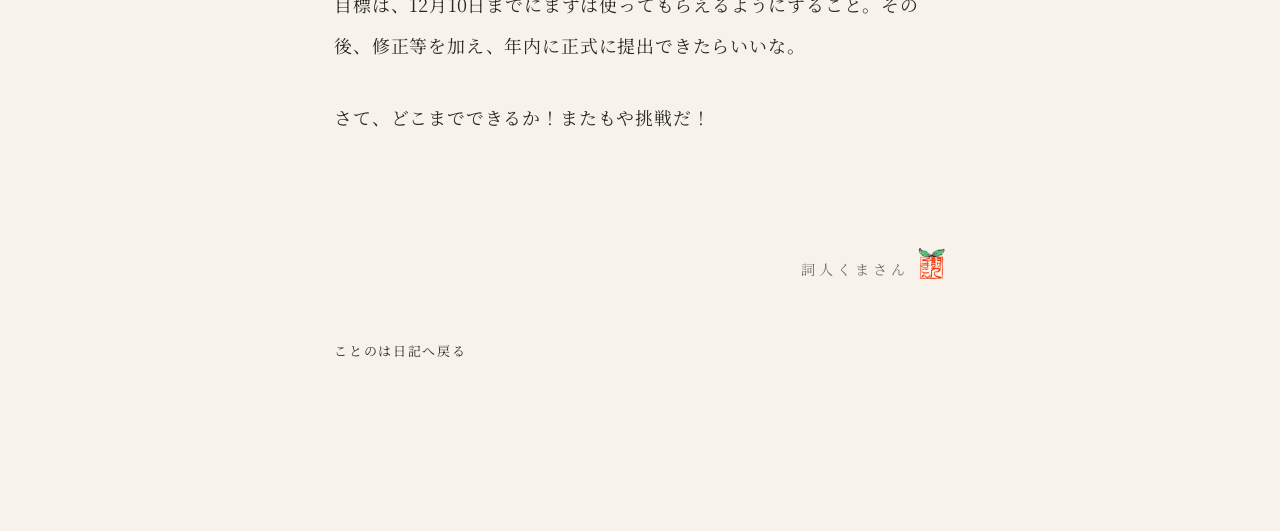
<file: tsuzuru/one-little-spark-20261125.html>
<!doctype html>
<html lang="ja" class="no-js">
  <head>
    <meta charset="UTF-8" />
    <meta name="viewport" content="width=device-width, initial-scale=1.0" />
    <title>小さな幸せから始まる奇跡 〜One Little Spark開発記〜｜ことのは日記｜KOTOBABITO</title>
    <meta name="description" content="今月初めには、くまさんの言の葉たち第４巻と第５巻を早急に作らねばと取り掛かり始めたが、今日現在、それは止まっている…" />
    <link rel="canonical" href="https://kotobabito.com/tsuzuru/one-little-spark-20261125.html" />
    <meta property="og:type" content="article" />
    <meta property="og:title" content="小さな幸せから始まる奇跡 〜One Little Spark開発記〜｜ことのは日記" />
    <meta property="og:description" content="今月初めには、くまさんの言の葉たち第４巻と第５巻を早急に作らねばと取り掛かり始めたが、今日現在、それは止まっている…" />
    <meta property="og:url" content="https://kotobabito.com/tsuzuru/one-little-spark-20261125.html" />
    <meta property="og:site_name" content="KOTOBABITO" />
    <meta property="og:image" content="https://kotobabito.com/kotonoha-diary-og.png" />
    <meta name="twitter:card" content="summary_large_image" />
    <meta name="twitter:title" content="小さな幸せから始まる奇跡 〜One Little Spark開発記〜｜ことのは日記" />
    <meta name="twitter:description" content="今月初めには、くまさんの言の葉たち第４巻と第５巻を早急に作らねばと取り掛かり始めたが、今日現在、それは止まっている…" />
    <meta name="twitter:image" content="https://kotobabito.com/kotonoha-diary-og.png" />
    <script>document.documentElement.className = document.documentElement.className.replace("no-js", "js");</script>
    <link rel="stylesheet" href="../styles.css" />
    <link rel="stylesheet" href="../tsuzuru.css" />
    <script src="../script.js" defer></script>
  </head>
  <body class="tsuzuru-page tsuzuru-article-page">
    <header class="site-header">
      <a class="site-logo" href="../index.html" aria-label="詞人くまさん ホーム"><img src="../HPlogo透明.png" alt="" width="134" height="54" /></a>
      <button class="menu-button" type="button" aria-expanded="false" aria-controls="site-nav"><span class="menu-button__line"></span><span class="menu-button__line"></span><span class="sr-only">メニューを開く</span></button>
      <nav id="site-nav" class="site-nav" aria-label="メインナビゲーション">
        <a href="../index.html">トップ</a><a href="../profile.html">プロフィール</a><a href="../yomu.html">Kindle</a>
        <a href="../tsuzuru.html" aria-current="page">ことのは日記</a>
        <a href="../youtube.html">YouTube</a><a href="../index.html#movie" data-coming-soon>映画</a><a href="../index.html#friends" data-coming-soon>仲間</a><a href="../index.html#contact" data-coming-soon>お問い合わせ</a>
      </nav>
    </header>
    <main>
      <article class="tsuzuru-article">
        <header class="tsuzuru-article__header"><time class="tsuzuru-article__date" datetime="2026-11-25">2026年11月25日</time><h1>小さな幸せから始まる奇跡 〜One Little Spark開発記〜</h1></header>
        <div class="tsuzuru-article__body"><p>今月初めには、くまさんの言の葉たち第４巻と第５巻を早急に作らねばと取り掛かり始めたが、今日現在、それは止まっている…</p>
          <p>なぜならば、新たなアプリ制作を始めてしまったから😅</p>
          <p>このアプリは、数年前から、きっとこの先の未来で世界の軸の一つになると見込んで、世界中の人たちと共に応援しているプロジェクト「Pi Network」で展開される、Pi Browser 内で利用してもらうアプリ。</p>
          <p>Pi Network とは何なのかは今回は置いといて、今日はこのアプリについて語りたい。</p>
          <p>実はこのアプリを作る前に、今年の2月にも一つ制作したアプリがある。「Zen Verse Flip」。</p>
          <p>これは、これまで出版したくまさんの言の葉たちを元に作られたアプリ。でも、まだ未完成😅</p>
          <p>というのも、中間審査に提出したものの、まだ審査結果が来ていない。9ヶ月以上経ってんだけど(￣▽￣)</p>
          <p>申請方法も２種類あって、その影響もあるんだけど、このまま待っているのもなと思い、急遽、新たなアプリの構想を練り始めた。</p>
          <p>審査結果待ちのアプリとは異なるものの、やがては関連性のあるものにしたい！という発想を大切にし、その上で利用する人が幸せになれる、そんなアプリにしたい。</p>
          <p>で、「One Little Spark」というアプリを作り始めた。</p>
          <p>最初から言うけど、このアプリは、思いっきりAIの力を借りて完成を目指すアプリ。AIについては賛否両論あるけど、これからの時代は、このAIをどのように使うかで、自分の暮らしや人生までも変わってくると思う。</p>
          <p>てことで、うちのAI「言乃葉」の力を借りて、一緒に作っている。</p>
          <p>One Little Spark は、世界中の人たちの小さな幸せを投稿してもらうSNSアプリ。</p>
          <p><img src="../One-Little-Spark-1.jpg" alt="One Little Spark タイムライン（開発中のサンプル画面）" loading="lazy"></p>
          <p>シンプルなコンセプトだから、割と簡単にできるかと思ったけど、甘かった😅</p>
          <p>UIなど画面のデザインはもちろん、操作性とか諸々、考えなくてはいけないことが山ほどあった。</p>
          <p>これ、アプリやゲームを作る人ってすごいと改めて思った。ホームページを作る人もそうだけど、誰かに何かを使ってもらうための設計をする人たちって、本当にすごい。</p>
          <p><img src="../One-Little-Spark-2.jpg" alt="One Little Spark 自分の部屋・Spark Tree（開発中の画面）" loading="lazy"></p>
          <p><img src="../One-Little-Spark-3.jpg" alt="One Little Spark 作品カード（開発中の画面）" loading="lazy"></p>
          <p>これまでなら、人の力だけで作ると何ヶ月、何年とかかるようなものも、AIの力を使うことで数週間程度で形にできてしまう。もちろん、検証や修正も必要だから、完成までにはそれなりに日数は要するけど。</p>
          <p>何にせよ、One Little Spark を通して、みんなが何気ないところから幸せを見つけられるような日常になればいいなと思う。</p>
          <p>小さな幸せを共有するために、<br>小さな幸せを探すようになる。</p>
          <p>小さな幸せを探すうちに、<br>今まで見過ごしていた幸せに気づくようになる。</p>
          <p>そしていつか、<br>探さなくても幸せに気づけるようになる。</p>
          <p>アプリの中だけでなく、<br>アプリの外にある日常も豊かに。</p>
          <p>滞在時間の長いアプリではなく、<br>何度も帰ってきたくなるアプリに。</p>
          <p>利用する人の時間を奪うのではなく、<br>利用する人の時間を豊かにする。</p>
          <p>そんな想いで、このアプリを手掛けている。</p>
          <p>目標は、12月10日までにまずは使ってもらえるようにすること。その後、修正等を加え、年内に正式に提出できたらいいな。</p>
          <p>さて、どこまでできるか！またもや挑戦だ！</p></div>
        <footer class="tsuzuru-article__footer">
          <div class="signature-lockup"><p class="signature">詞人くまさん</p><img class="signature-seal" src="../opensea落款.png" alt="" width="1308" height="1450" /></div>
          <a class="tsuzuru-article__back" href="../tsuzuru.html">ことのは日記へ戻る</a>
        </footer>
      </article>
    </main>
  </body>
</html>
</file>
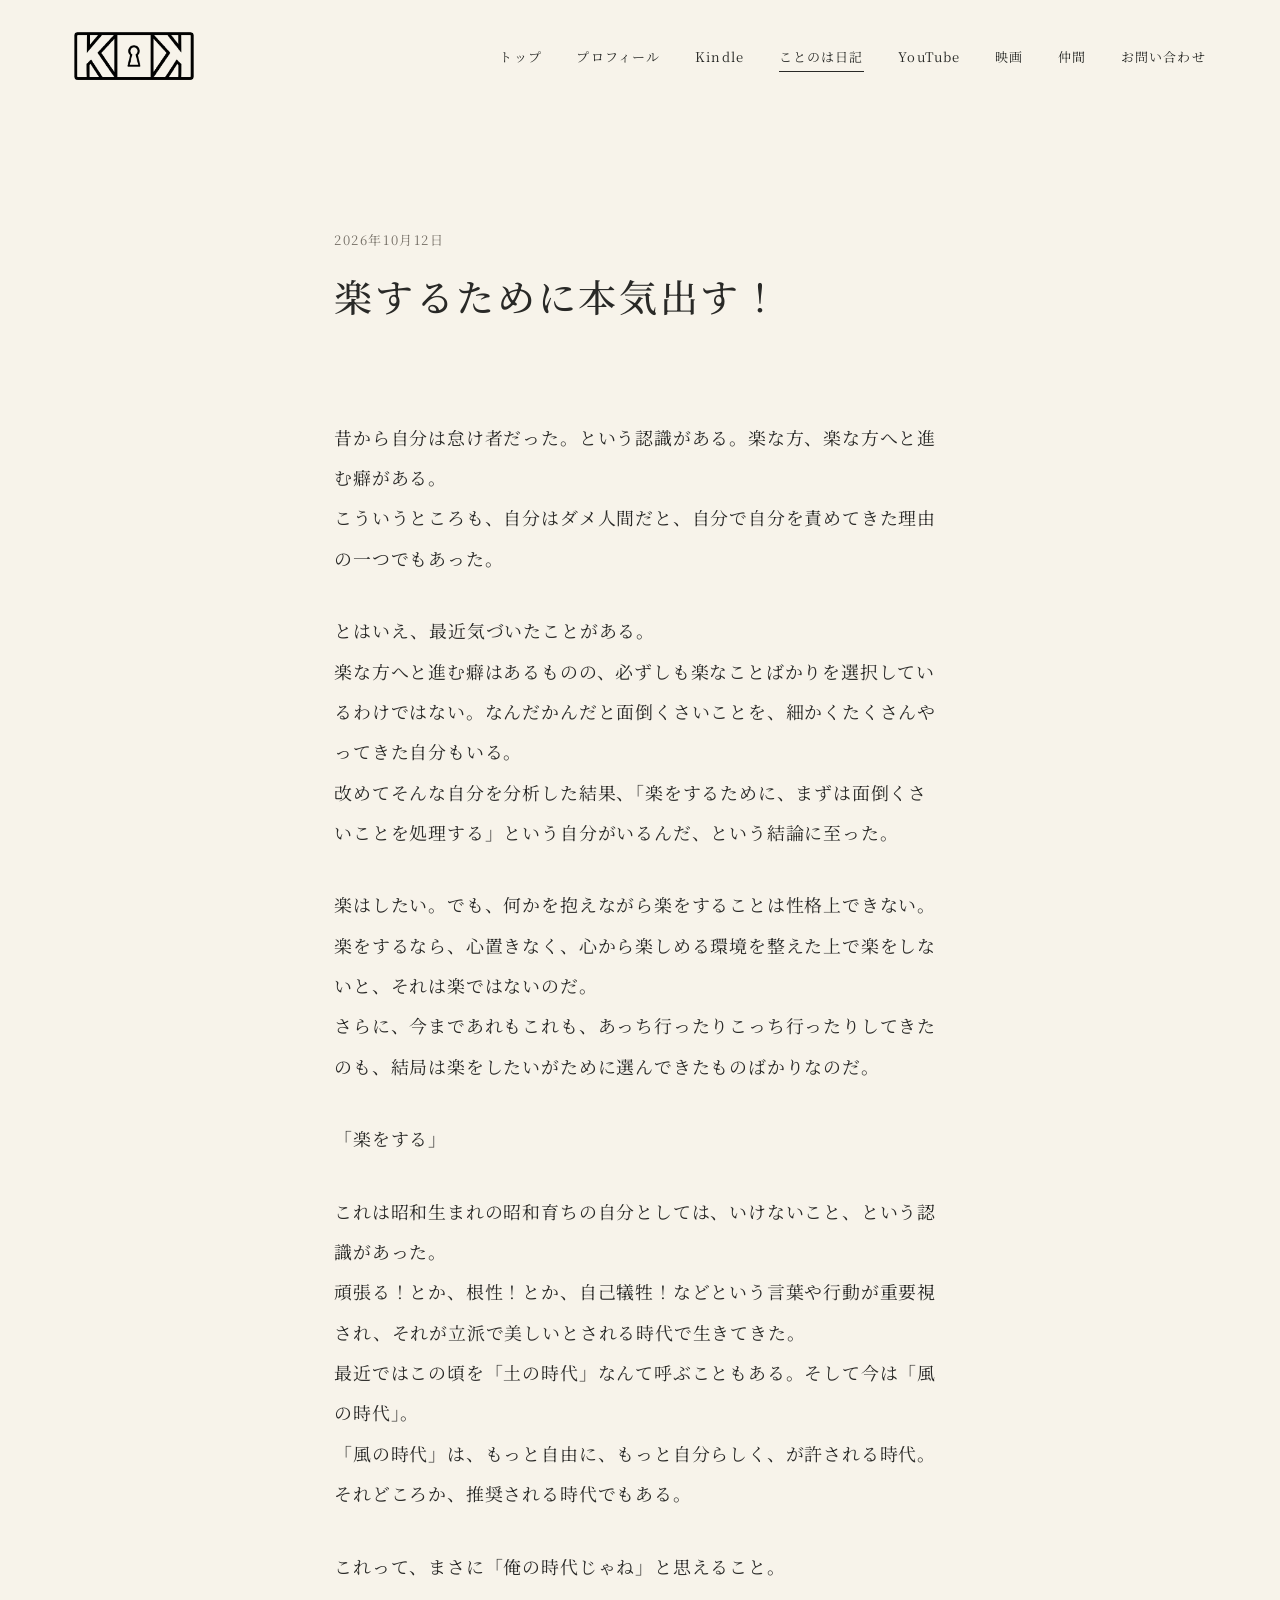
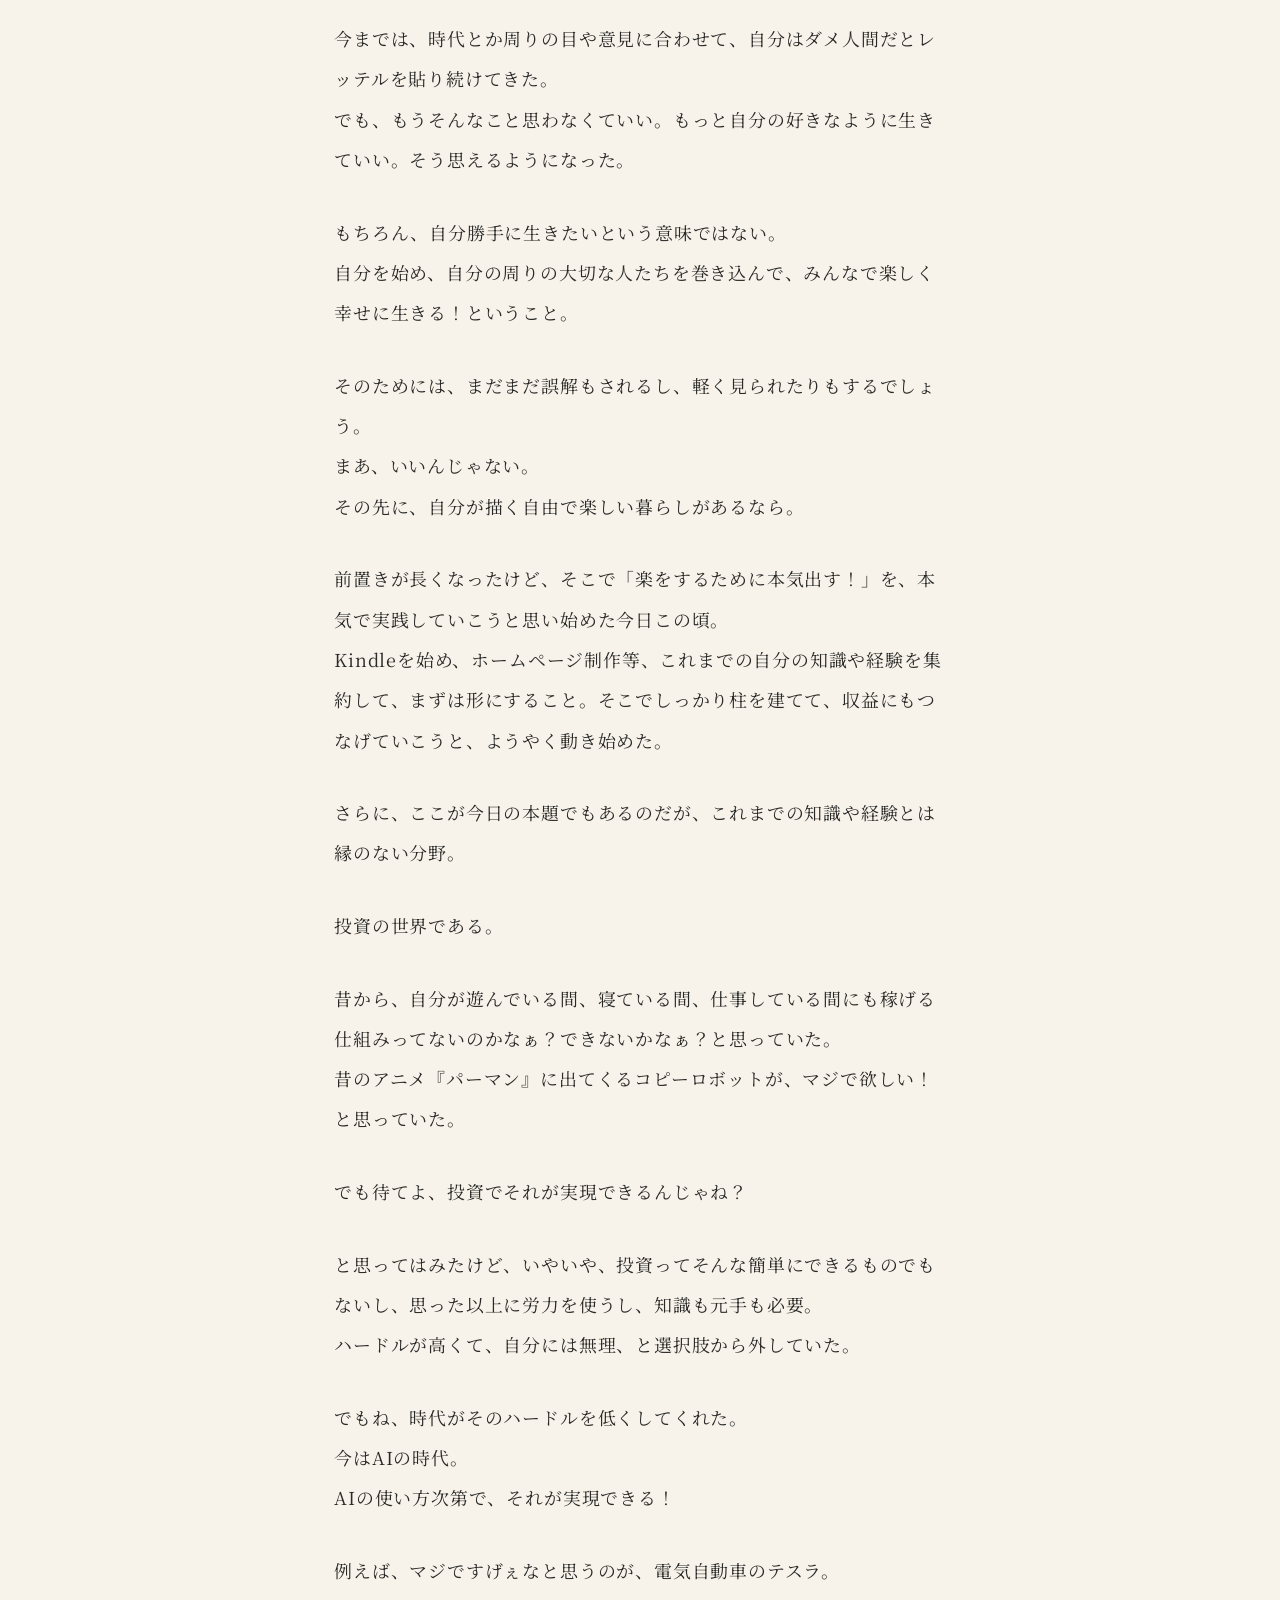
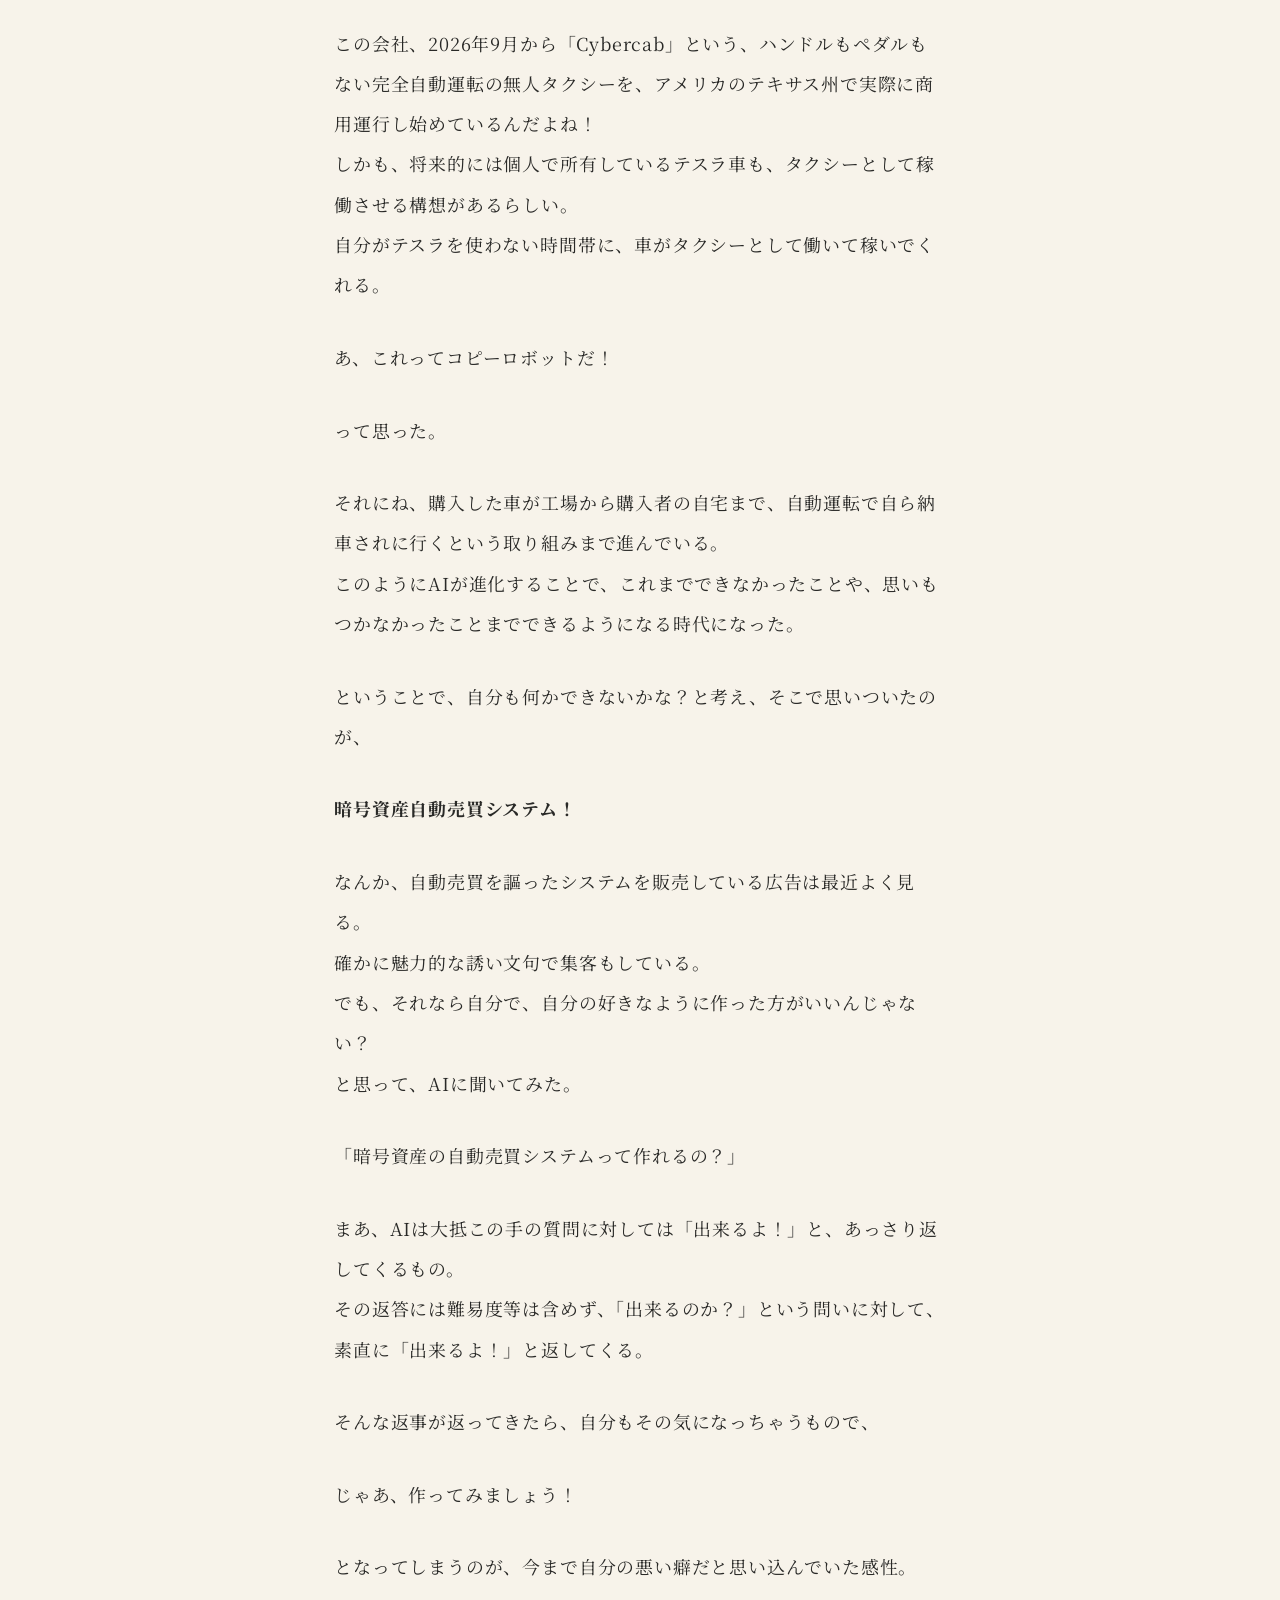
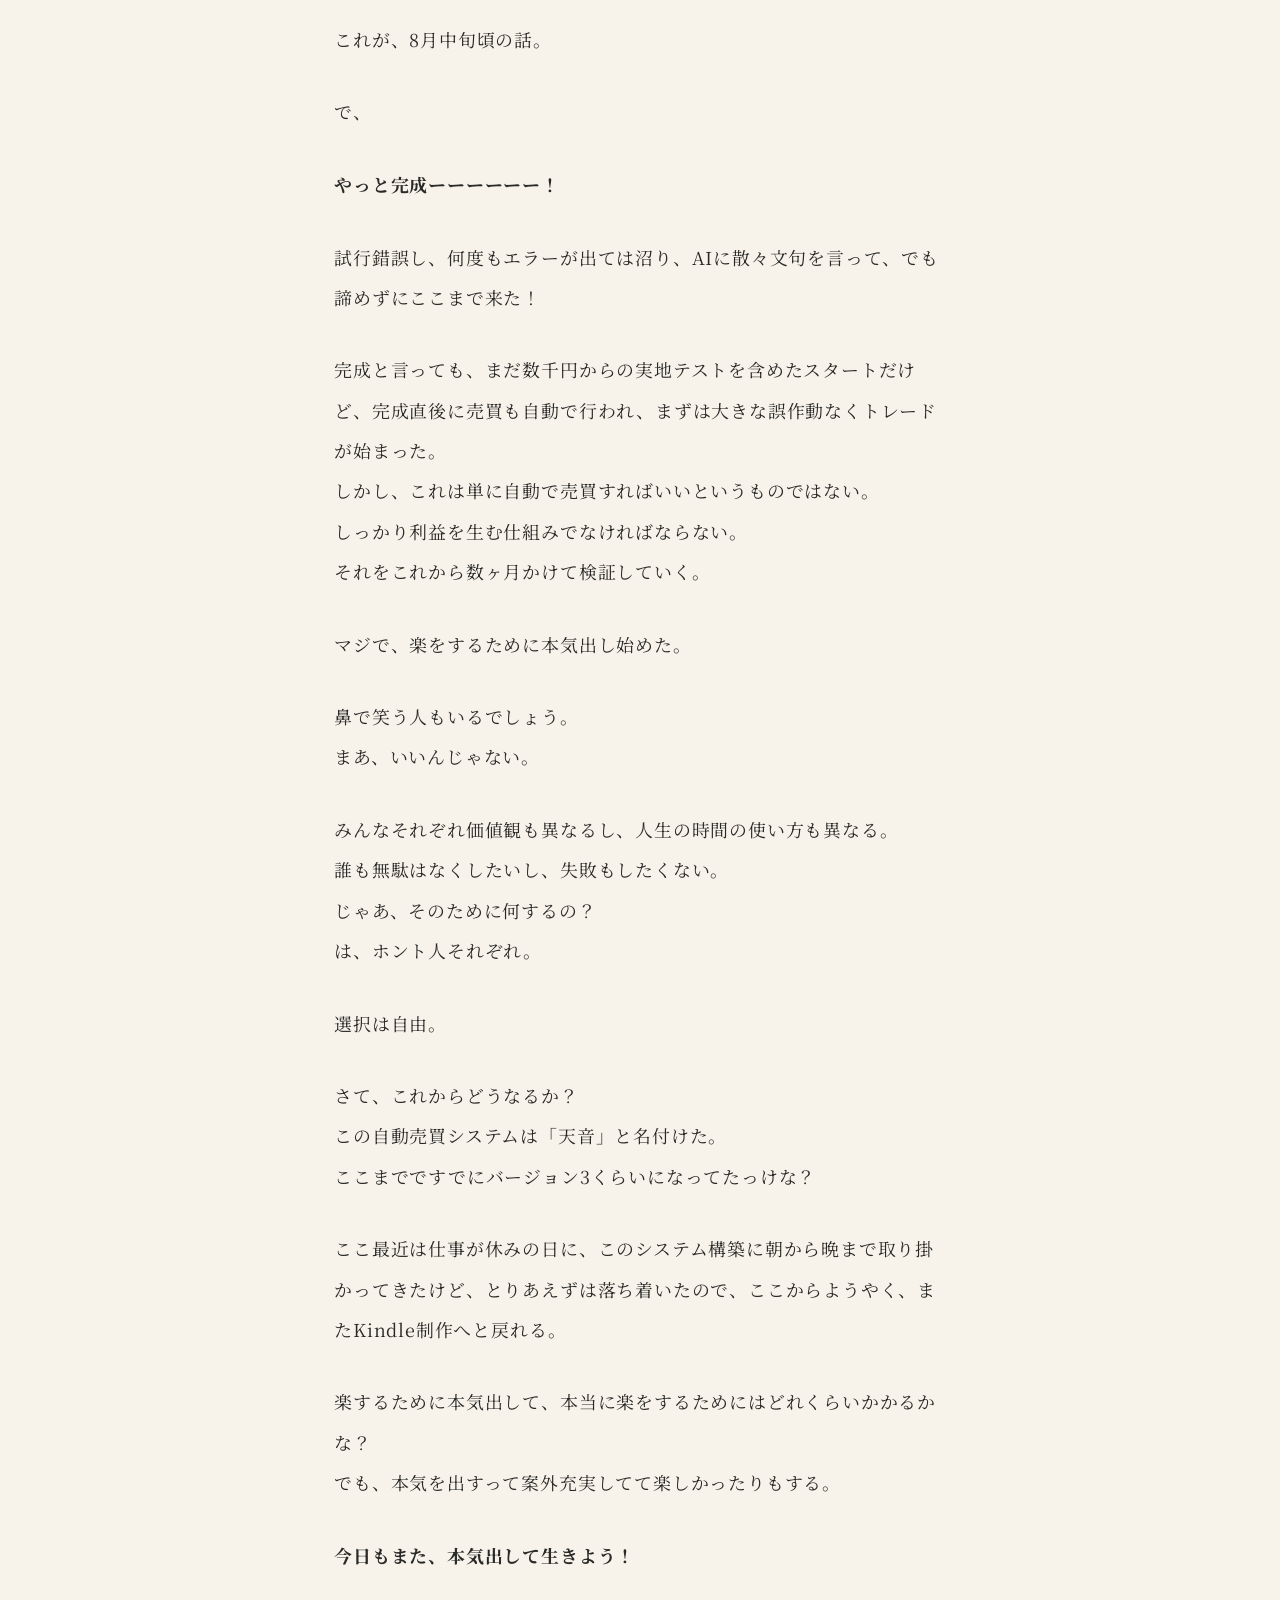
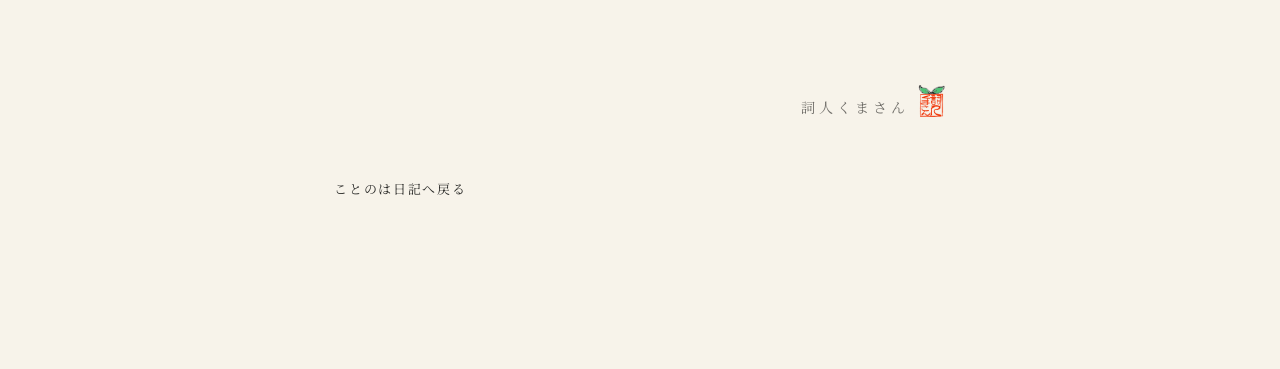
<file: tsuzuru/raku-suru-tameni-honki-dasu.html>
<!doctype html>
<html lang="ja" class="no-js">
  <head>
    <meta charset="UTF-8" />
    <meta name="viewport" content="width=device-width, initial-scale=1.0" />
    <title>楽するために本気出す！｜ことのは日記｜KOTOBABITO</title>
    <meta name="description" content="昔から自分は怠け者だった。という認識がある。楽な方、楽な方へと進む癖がある。 こういうところも、自分はダメ人間だと、自分で自分を責めてきた理由の一つでもあった。" />
    <link rel="canonical" href="https://kotobabito.com/tsuzuru/raku-suru-tameni-honki-dasu.html" />
    <meta property="og:type" content="article" />
    <meta property="og:title" content="楽するために本気出す！｜ことのは日記" />
    <meta property="og:description" content="昔から自分は怠け者だった。という認識がある。楽な方、楽な方へと進む癖がある。 こういうところも、自分はダメ人間だと、自分で自分を責めてきた理由の一つでもあった。" />
    <meta property="og:url" content="https://kotobabito.com/tsuzuru/raku-suru-tameni-honki-dasu.html" />
    <meta property="og:site_name" content="KOTOBABITO" />
    <meta property="og:image" content="https://kotobabito.com/kotonoha-diary-og.png" />
    <meta name="twitter:card" content="summary_large_image" />
    <meta name="twitter:title" content="楽するために本気出す！｜ことのは日記" />
    <meta name="twitter:description" content="昔から自分は怠け者だった。という認識がある。楽な方、楽な方へと進む癖がある。 こういうところも、自分はダメ人間だと、自分で自分を責めてきた理由の一つでもあった。" />
    <meta name="twitter:image" content="https://kotobabito.com/kotonoha-diary-og.png" />
    <script>document.documentElement.className = document.documentElement.className.replace("no-js", "js");</script>
    <link rel="stylesheet" href="../styles.css" />
    <link rel="stylesheet" href="../tsuzuru.css" />
    <script src="../script.js" defer></script>
  </head>
  <body class="tsuzuru-page tsuzuru-article-page">
    <header class="site-header">
      <a class="site-logo" href="../index.html" aria-label="詞人くまさん ホーム"><img src="../HPlogo透明.png" alt="" width="134" height="54" /></a>
      <button class="menu-button" type="button" aria-expanded="false" aria-controls="site-nav"><span class="menu-button__line"></span><span class="menu-button__line"></span><span class="sr-only">メニューを開く</span></button>
      <nav id="site-nav" class="site-nav" aria-label="メインナビゲーション">
        <a href="../index.html">トップ</a><a href="../profile.html">プロフィール</a><a href="../yomu.html">Kindle</a>
        <a href="../tsuzuru.html" aria-current="page">ことのは日記</a>
        <a href="../youtube.html">YouTube</a><a href="../index.html#movie" data-coming-soon>映画</a><a href="../index.html#friends" data-coming-soon>仲間</a><a href="../index.html#contact" data-coming-soon>お問い合わせ</a>
      </nav>
    </header>
    <main>
      <article class="tsuzuru-article">
        <header class="tsuzuru-article__header"><time class="tsuzuru-article__date" datetime="2026-10-12">2026年10月12日</time><h1>楽するために本気出す！</h1></header>
        <div class="tsuzuru-article__body"><p>昔から自分は怠け者だった。という認識がある。楽な方、楽な方へと進む癖がある。<br>こういうところも、自分はダメ人間だと、自分で自分を責めてきた理由の一つでもあった。</p>
          <p>とはいえ、最近気づいたことがある。<br>楽な方へと進む癖はあるものの、必ずしも楽なことばかりを選択しているわけではない。なんだかんだと面倒くさいことを、細かくたくさんやってきた自分もいる。<br>改めてそんな自分を分析した結果、「楽をするために、まずは面倒くさいことを処理する」という自分がいるんだ、という結論に至った。</p>
          <p>楽はしたい。でも、何かを抱えながら楽をすることは性格上できない。楽をするなら、心置きなく、心から楽しめる環境を整えた上で楽をしないと、それは楽ではないのだ。<br>さらに、今まであれもこれも、あっち行ったりこっち行ったりしてきたのも、結局は楽をしたいがために選んできたものばかりなのだ。</p>
          <p>「楽をする」</p>
          <p>これは昭和生まれの昭和育ちの自分としては、いけないこと、という認識があった。<br>頑張る！とか、根性！とか、自己犠牲！などという言葉や行動が重要視され、それが立派で美しいとされる時代で生きてきた。<br>最近ではこの頃を「土の時代」なんて呼ぶこともある。そして今は「風の時代」。<br>「風の時代」は、もっと自由に、もっと自分らしく、が許される時代。それどころか、推奨される時代でもある。</p>
          <p>これって、まさに「俺の時代じゃね」と思えること。</p>
          <p>今までは、時代とか周りの目や意見に合わせて、自分はダメ人間だとレッテルを貼り続けてきた。<br>でも、もうそんなこと思わなくていい。もっと自分の好きなように生きていい。そう思えるようになった。</p>
          <p>もちろん、自分勝手に生きたいという意味ではない。<br>自分を始め、自分の周りの大切な人たちを巻き込んで、みんなで楽しく幸せに生きる！ということ。</p>
          <p>そのためには、まだまだ誤解もされるし、軽く見られたりもするでしょう。<br>まあ、いいんじゃない。<br>その先に、自分が描く自由で楽しい暮らしがあるなら。</p>
          <p>前置きが長くなったけど、そこで「楽をするために本気出す！」を、本気で実践していこうと思い始めた今日この頃。<br>Kindleを始め、ホームページ制作等、これまでの自分の知識や経験を集約して、まずは形にすること。そこでしっかり柱を建てて、収益にもつなげていこうと、ようやく動き始めた。</p>
          <p>さらに、ここが今日の本題でもあるのだが、これまでの知識や経験とは縁のない分野。</p>
          <p>投資の世界である。</p>
          <p>昔から、自分が遊んでいる間、寝ている間、仕事している間にも稼げる仕組みってないのかなぁ？できないかなぁ？と思っていた。<br>昔のアニメ『パーマン』に出てくるコピーロボットが、マジで欲しい！と思っていた。</p>
          <p>でも待てよ、投資でそれが実現できるんじゃね？</p>
          <p>と思ってはみたけど、いやいや、投資ってそんな簡単にできるものでもないし、思った以上に労力を使うし、知識も元手も必要。<br>ハードルが高くて、自分には無理、と選択肢から外していた。</p>
          <p>でもね、時代がそのハードルを低くしてくれた。<br>今はAIの時代。<br>AIの使い方次第で、それが実現できる！</p>
          <p>例えば、マジですげぇなと思うのが、電気自動車のテスラ。</p>
          <p>この会社、2026年9月から「Cybercab」という、ハンドルもペダルもない完全自動運転の無人タクシーを、アメリカのテキサス州で実際に商用運行し始めているんだよね！<br>しかも、将来的には個人で所有しているテスラ車も、タクシーとして稼働させる構想があるらしい。<br>自分がテスラを使わない時間帯に、車がタクシーとして働いて稼いでくれる。</p>
          <p>あ、これってコピーロボットだ！</p>
          <p>って思った。</p>
          <p>それにね、購入した車が工場から購入者の自宅まで、自動運転で自ら納車されに行くという取り組みまで進んでいる。<br>このようにAIが進化することで、これまでできなかったことや、思いもつかなかったことまでできるようになる時代になった。</p>
          <p>ということで、自分も何かできないかな？と考え、そこで思いついたのが、</p>
          <p><strong>暗号資産自動売買システム！</strong></p>
          <p>なんか、自動売買を謳ったシステムを販売している広告は最近よく見る。<br>確かに魅力的な誘い文句で集客もしている。<br>でも、それなら自分で、自分の好きなように作った方がいいんじゃない？<br>と思って、AIに聞いてみた。</p>
          <p>「暗号資産の自動売買システムって作れるの？」</p>
          <p>まあ、AIは大抵この手の質問に対しては「出来るよ！」と、あっさり返してくるもの。<br>その返答には難易度等は含めず、「出来るのか？」という問いに対して、素直に「出来るよ！」と返してくる。</p>
          <p>そんな返事が返ってきたら、自分もその気になっちゃうもので、</p>
          <p>じゃあ、作ってみましょう！</p>
          <p>となってしまうのが、今まで自分の悪い癖だと思い込んでいた感性。</p>
          <p>これが、8月中旬頃の話。</p>
          <p>で、</p>
          <p><strong>やっと完成ーーーーーー！</strong></p>
          <p>試行錯誤し、何度もエラーが出ては沼り、AIに散々文句を言って、でも諦めずにここまで来た！</p>
          <p>完成と言っても、まだ数千円からの実地テストを含めたスタートだけど、完成直後に売買も自動で行われ、まずは大きな誤作動なくトレードが始まった。<br>しかし、これは単に自動で売買すればいいというものではない。<br>しっかり利益を生む仕組みでなければならない。<br>それをこれから数ヶ月かけて検証していく。</p>
          <p>マジで、楽をするために本気出し始めた。</p>
          <p>鼻で笑う人もいるでしょう。<br>まあ、いいんじゃない。</p>
          <p>みんなそれぞれ価値観も異なるし、人生の時間の使い方も異なる。<br>誰も無駄はなくしたいし、失敗もしたくない。<br>じゃあ、そのために何するの？<br>は、ホント人それぞれ。</p>
          <p>選択は自由。</p>
          <p>さて、これからどうなるか？<br>この自動売買システムは「天音」と名付けた。<br>ここまでですでにバージョン3くらいになってたっけな？</p>
          <p>ここ最近は仕事が休みの日に、このシステム構築に朝から晩まで取り掛かってきたけど、とりあえずは落ち着いたので、ここからようやく、またKindle制作へと戻れる。</p>
          <p>楽するために本気出して、本当に楽をするためにはどれくらいかかるかな？<br>でも、本気を出すって案外充実してて楽しかったりもする。</p>
          <p><strong>今日もまた、本気出して生きよう！</strong></p></div>
        <footer class="tsuzuru-article__footer">
          <div class="signature-lockup"><p class="signature">詞人くまさん</p><img class="signature-seal" src="../opensea落款.png" alt="" width="1308" height="1450" /></div>
          <a class="tsuzuru-article__back" href="../tsuzuru.html">ことのは日記へ戻る</a>
        </footer>
      </article>
    </main>
  </body>
</html>
</file>
<file: styles.css>
@import url("https://fonts.googleapis.com/css2?family=Noto+Serif+JP:wght@400;500&display=swap");

:root {
  --ink: #292927;
  --muted-ink: #6f6d68;
  --paper: #fff;
  --header-height: 112px;
  --page-gutter: clamp(28px, 5.8vw, 96px);
}

* { box-sizing: border-box; }

html { scroll-behavior: smooth; }

body {
  margin: 0;
  color: #292927;
  color: var(--ink);
  background: #fff;
  background: var(--paper);
  font-family: "Noto Serif JP", "Yu Mincho", "YuMincho", "Hiragino Mincho ProN", serif;
  -webkit-font-smoothing: antialiased;
}

a { color: inherit; text-decoration: none; }

.sr-only {
  position: absolute;
  width: 1px;
  height: 1px;
  padding: 0;
  margin: -1px;
  overflow: hidden;
  clip: rect(0, 0, 0, 0);
  white-space: nowrap;
  border: 0;
}

.site-header {
  position: fixed;
  z-index: 10;
  top: 0;
  right: 0;
  left: 0;
  inset: 0 0 auto;
  height: 112px;
  height: var(--header-height);
  padding: 0 6vw;
  padding: 0 var(--page-gutter);
  display: -webkit-flex;
  display: flex;
  align-items: center;
  justify-content: space-between;
  background: rgba(255, 255, 255, .92);
  background: rgb(255 255 255 / 92%);
}

.site-logo { display: -webkit-inline-flex; display: inline-flex; align-items: center; position: relative; z-index: 12; }

.site-logo img { display: block; width: 120px; height: auto; }

.site-nav {
  display: -webkit-flex;
  display: flex;
  align-items: center;
  gap: clamp(25px, 2.7vw, 48px);
  margin-left: 48px;
  font-family: "Noto Serif JP", "Yu Mincho", serif;
  font-size: 13px;
  letter-spacing: .09em;
}

.site-nav a {
  position: relative;
  padding: 10px 0;
  white-space: nowrap;
}

.site-nav a::after {
  content: "";
  position: absolute;
  inset: auto 0 4px;
  height: 1px;
  background: var(--ink);
  transform: scaleX(0);
  transform-origin: right;
  transition: transform .45s ease;
}

.site-nav a:hover::after,
.site-nav a:focus-visible::after { transform: scaleX(1); transform-origin: left; }

.home-page .site-nav a[aria-current="page"]::after { transform: scaleX(1); }

.menu-button { display: none; }

.coming-soon-modal {
  position: fixed;
  z-index: 20;
  top: 0; right: 0; bottom: 0; left: 0;
  inset: 0;
  display: block;
  display: grid;
  place-items: center;
  padding: var(--page-gutter);
  background: rgba(35, 34, 31, .42);
  background: rgb(35 34 31 / 42%);
  opacity: 0;
  visibility: hidden;
  pointer-events: none;
  transition: opacity .2s ease-out, visibility 0s linear .2s;
}

.coming-soon-modal.is-open {
  opacity: 1;
  visibility: visible;
  pointer-events: auto;
  transition-delay: 0s;
}

.coming-soon-modal__panel {
  position: relative;
  width: 390px;
  max-width: 88vw;
  margin: 15vh auto 0;
  padding: 68px 46px;
  padding: clamp(58px, 9vw, 78px) clamp(32px, 7vw, 62px);
  color: var(--ink);
  border: 1px solid rgb(255 253 247 / 24%);
  background: rgba(250, 247, 239, .92);
  background: rgb(250 247 239 / 62%);
  box-shadow: 0 12px 42px rgb(29 28 25 / 4%);
  backdrop-filter: blur(3px);
  text-align: center;
  outline: none;
  opacity: 1;
  visibility: visible;
  transform: none;
}

@supports (display: grid) {
  .coming-soon-modal__panel { margin: 0; }
}

.coming-soon-modal__message {
  margin: 0;
  font-size: clamp(18px, 3vw, 23px);
  font-weight: 400;
  line-height: 2.15;
  letter-spacing: .2em;
  text-indent: .2em;
}

.coming-soon-modal__message span { display: block; }

.coming-soon-modal__close {
  position: absolute;
  top: 12px;
  right: 13px;
  width: 26px;
  height: 26px;
  padding: 0;
  border: 0;
  color: var(--muted-ink);
  background: transparent;
  font: 300 15px/1 "Noto Serif JP", "Yu Mincho", serif;
  cursor: pointer;
  opacity: .42;
}

.coming-soon-modal__close:hover,
.coming-soon-modal__close:focus-visible { opacity: 1; }

body.modal-open { overflow: hidden; }

.hero {
  position: relative;
  min-height: 100vh;
  min-height: 100svh;
  padding: 160px 6vw 68px;
  padding: calc(var(--header-height) + 48px) var(--page-gutter) 68px;
  display: grid;
  place-items: center;
  overflow: hidden;
  isolation: isolate;
}

.hero-background {
  position: absolute;
  z-index: -1;
  top: 112px; right: 0; bottom: 0; left: 0;
  inset: var(--header-height) 0 0;
  background-size: 900px auto;
  background-image: url("%E7%92%B0.PNG");
  background-position: center;
  background-repeat: no-repeat;
  background-size: clamp(640px, 68vw, 1040px) auto;
  opacity: .07;
  pointer-events: none;
}

.hero-message {
  width: 100%;
  max-width: 920px;
  text-align: center;
  opacity: 0;
  transform: translateY(12px);
  animation: quiet-entrance 4.2s cubic-bezier(.22, .6, .3, 1) .35s forwards;
}

.hero h1 {
  margin: 0;
  font-size: clamp(25px, 2.8vw, 43px);
  font-weight: 500;
  line-height: 2.05;
  letter-spacing: clamp(.1em, .35vw, .2em);
}

.hero h1 span { display: block; }

.signature-lockup {
  width: auto;
  width: fit-content;
  margin: clamp(46px, 7vh, 76px) auto 0;
  display: flex;
  align-items: flex-end;
  gap: clamp(5px, .65vw, 8px);
}

.signature {
  margin: 0;
  color: var(--muted-ink);
  font-size: clamp(13px, 1.1vw, 16px);
  letter-spacing: .28em;
  text-indent: .28em;
}

.signature-seal {
  display: block;
  width: clamp(24px, 2.25vw, 32px);
  height: auto;
}

.hero-orbit-nav { display: none; }

@keyframes quiet-entrance {
  to { opacity: 1; transform: translateY(0); }
}

@media (min-width: 901px) {
  .home-page .site-nav { display: none; }

  .home-page .hero-message {
    animation: hero-message-sequence 8s cubic-bezier(.22, .6, .3, 1) .35s forwards;
  }

  .hero-orbit-nav {
    position: absolute;
    inset: calc(var(--header-height) + 2vh) 4vw 2vh;
    display: block;
    pointer-events: none;
  }

  .hero-orbit-nav a {
    position: absolute;
    color: var(--muted-ink);
    font-size: calc(clamp(15px, 1.18vw, 18px) + 2pt);
    letter-spacing: .16em;
    white-space: nowrap;
    opacity: 0;
    visibility: hidden;
    transform: translateY(9px);
    animation: orbit-menu-entrance 1.8s cubic-bezier(.22, .6, .3, 1) var(--entrance-delay) forwards;
    pointer-events: auto;
  }

  .hero-orbit-nav a::after {
    content: "";
    position: absolute;
    inset: auto .16em -7px 0;
    height: 1px;
    background: currentColor;
    transform: scaleX(0);
    transform-origin: right;
    transition: transform .55s ease;
  }

  .hero-orbit-nav a:hover::after,
  .hero-orbit-nav a:focus-visible::after {
    transform: scaleX(1);
    transform-origin: left;
  }

  .hero-orbit-nav__profile { --entrance-delay: 8.55s; top: 17%; left: 29%; }
  .hero-orbit-nav__kindle { --entrance-delay: 8.75s; top: 10%; right: 33%; }
  .hero-orbit-nav__tsuzuru { --entrance-delay: 8.95s; top: 36%; left: 21%; }
  .hero-orbit-nav__youtube { --entrance-delay: 9.15s; top: 35%; right: 22%; }
  .hero-orbit-nav__movie { --entrance-delay: 9.35s; right: 30%; bottom: 16%; }
  .hero-orbit-nav__friends { --entrance-delay: 9.55s; bottom: 10%; left: 35%; }
  .hero-orbit-nav__contact { --entrance-delay: 9.75s; top: 56%; left: 19%; }

  .home-intro-seen .home-page .hero-message {
    opacity: 0;
    visibility: hidden;
    animation: none;
  }

  .home-intro-seen .home-page .hero-orbit-nav a {
    opacity: 1;
    visibility: visible;
    transform: none;
    animation: none;
  }
}

@keyframes hero-message-sequence {
  0% { opacity: 0; transform: translateY(12px); }
  34%, 58% { opacity: 1; transform: translateY(0); }
  100% { opacity: 0; transform: translateY(-8px); visibility: hidden; }
}

@keyframes orbit-menu-entrance {
  from { visibility: visible; }
  to { opacity: 1; visibility: visible; transform: translateY(0); }
}

@media (max-width: 900px) {
  :root { --header-height: 88px; }

  .hero-background { background-size: clamp(520px, 82vw, 720px) auto; }

  .menu-button {
    position: relative;
    z-index: 12;
    width: 38px;
    height: 38px;
    padding: 10px 5px;
    display: flex;
    flex-direction: column;
    justify-content: center;
    gap: 8px;
    border: 0;
    background: transparent;
    color: var(--ink);
    cursor: pointer;
  }

  .menu-button__line {
    display: block;
    width: 28px;
    height: 1px;
    background: currentColor;
    transition: transform .35s ease;
  }

  .menu-button[aria-expanded="true"] .menu-button__line:first-child { transform: translateY(4.5px) rotate(45deg); }
  .menu-button[aria-expanded="true"] .menu-button__line:nth-child(2) { transform: translateY(-4.5px) rotate(-45deg); }

  .site-nav {
    position: fixed;
    z-index: 11;
    top: 0; right: 0; bottom: 0; left: 0;
    inset: 0;
    margin: 0;
    padding: 110px var(--page-gutter) 60px;
    flex-direction: column;
    justify-content: center;
    gap: 25px;
    background: var(--paper);
    font-size: 16px;
    opacity: 0;
    visibility: hidden;
    transform: translateY(-8px);
    transition: opacity .4s ease, visibility .4s, transform .4s ease;
  }

  .site-nav.open { opacity: 1; visibility: visible; transform: translateY(0); }
  body.menu-open { overflow: hidden; }

  /* Without JavaScript, keep every link in normal flow instead of hiding it. */
  .no-js .site-header { position: relative; height: auto; min-height: 88px; flex-wrap: wrap; }
  .no-js .menu-button { display: none; }
  .no-js .site-nav {
    position: static;
    width: 100%;
    padding: 8px 0 24px;
    flex-direction: row;
    flex-wrap: wrap;
    justify-content: flex-start;
    opacity: 1;
    visibility: visible;
    transform: none;
  }
  .no-js .hero { padding-top: 48px; }
}

@media (max-width: 600px) {
  :root { --header-height: 78px; --page-gutter: 24px; }
  .site-logo img { width: 94px; }
  .hero { padding-bottom: 42px; }
  .hero-background { background-size: clamp(440px, 115vw, 620px) auto; }
  .hero-message { margin-top: -1vh; }
  .hero h1 { font-size: clamp(20px, 6vw, 27px); line-height: 2.15; letter-spacing: .08em; }
  .signature-lockup { margin-top: 42px; gap: 5px; }
  .signature { font-size: 13px; }
  .signature-seal { width: 25px; }
  .coming-soon-modal__panel { width: min(86vw, 340px); }
}

@media (prefers-reduced-motion: reduce) {
  html { scroll-behavior: auto; }
  .hero-message { opacity: 1; transform: none; animation: none; }
  .site-nav, .site-nav a::after, .menu-button__line { transition: none; }

  .home-page .hero-message { opacity: 1; transform: none; animation: none; }
  .hero-orbit-nav a { opacity: 1; visibility: visible; transform: none; animation: none; }
  .coming-soon-modal { transition: none; }
}
</file>
<file: profile.css>
:root { --profile-paper: #f7f3ea; --profile-faint: #a49b8d; }
.profile-page { background: #f7f3ea; background: var(--profile-paper); }
.profile-page .site-header { background: rgba(247, 243, 234, .92); background: rgb(247 243 234 / 92%); }
.profile-page .site-nav a[aria-current="page"]::after { transform: scaleX(1); }

.profile-opening {
  position: relative; min-height: 100vh; min-height: 100svh; padding: 152px 6vw 56px; padding: calc(var(--header-height) + 40px) var(--page-gutter) 56px;
  display: block; display: grid; grid-template-columns: minmax(320px, .9fr) minmax(430px, 1.1fr); align-items: center;
  gap: clamp(52px, 7vw, 120px); overflow: hidden; isolation: isolate;
}
.profile-brush { position: fixed; z-index: -1; inset: var(--header-height) 0 0; background: url("%E9%81%93.PNG") center / clamp(640px, 68vw, 1040px) auto no-repeat; opacity: .07; pointer-events: none; }
.profile-copy { justify-self: end; width: auto; width: fit-content; }
.profile-copy__message { margin: 0; font-size: clamp(25px, 2.45vw, 40px); font-weight: 500; line-height: 2.05; letter-spacing: .11em; opacity: 0; transform: translateY(12px); animation: quiet-entrance 4.2s cubic-bezier(.22,.6,.3,1) .35s forwards; }
.profile-copy__message span { display: block; }
.profile-copy .signature-lockup { margin: clamp(28px, 4vh, 44px) 0 0 auto; opacity: 0; transform: translateY(8px); animation: quiet-entrance 3.8s cubic-bezier(.22,.6,.3,1) 1.15s forwards; }
.profile-portrait { display: block; width: 100%; max-width: 650px; width: min(100%, 650px); height: auto; justify-self: start; }

.journey { width: 100%; max-width: 1280px; width: min(100%, 1280px); margin-left: auto; margin-right: auto; margin-inline: auto; padding: 64px 6vw 0; padding: clamp(48px, 6vw, 78px) var(--page-gutter) 0; }
.story-section { position: relative; margin-bottom: clamp(125px, 15vw, 210px); }
.story-heading { display: flex; align-items: center; gap: 18px; margin-bottom: clamp(48px, 6vw, 80px); color: #746d63; }
.story-heading span { font-size: 13px; letter-spacing: .1em; }
.story-heading h2 { margin: 0; font-size: clamp(17px, 1.55vw, 21px); font-weight: 500; letter-spacing: .18em; }
.story-heading::after { content: ""; width: 68px; height: 1px; margin-left: 4px; background: rgb(116 109 99 / 38%); }
.story-text { width: 100%; max-width: 570px; width: min(100%, 570px); font-size: 20px; font-size: clamp(19px, 1.45vw, 22px); font-weight: 500; line-height: 2.05; letter-spacing: .065em; }
.story-text p { margin: 0 0 2em; }
.story-text--left { margin-left: 7%; }
.story-text--right { margin: clamp(70px, 9vw, 120px) 4% 0 auto; }
.story-text--center { margin-left: auto; margin-right: auto; margin-inline: auto; }
.story-image { display: block; width: 100%; max-width: 100%; height: auto; }
.story-split { display: grid; grid-template-columns: minmax(300px, .85fr) minmax(400px, 1.15fr); align-items: center; gap: clamp(60px, 8vw, 120px); margin-bottom: clamp(78px, 10vw, 130px); }
.story-split--reverse { grid-template-columns: minmax(400px, 1.15fr) minmax(300px, .85fr); }
.story-split--reverse .story-text { grid-column: 2; grid-row: 1; }
.story-split--reverse .story-image { grid-column: 1; grid-row: 1; }
.story-image--portrait { width: min(100%, 470px); justify-self: center; }
.beginning-story { display: grid; grid-template-columns: minmax(280px, .82fr) minmax(440px, 1.18fr); align-items: start; gap: clamp(48px, 6vw, 82px); }
.beginning-story .story-text--left { grid-column: 2; grid-row: 1; margin-left: 0; }
.image-pair { display: grid; grid-template-columns: repeat(2, 1fr); align-items: start; gap: clamp(28px, 5vw, 76px); margin-top: clamp(58px, 7vw, 100px); }
.image-pair img { display: block; width: 100%; height: auto; }
.beginning-story .image-pair--staggered { grid-column: 1; grid-row: 1; grid-template-columns: 1fr; gap: clamp(28px, 3vw, 44px); margin-top: clamp(18px, 2vw, 30px); }
.beginning-story .image-pair--staggered img:first-child { width: 78%; margin: 0 auto 0 2%; transform: rotate(-.35deg); }
.beginning-story .image-pair--staggered img:last-child { width: 98%; margin: 0 1% 0 auto; transform: rotate(.35deg); }
.play-intro { display: grid; grid-template-columns: minmax(430px, 1.12fr) minmax(280px, .88fr); align-items: start; gap: clamp(54px, 7vw, 104px); }
.play-intro .story-text { justify-self: end; }
.play-intro--life-album { grid-template-columns: minmax(420px, .92fr) minmax(500px, 1.08fr); gap: clamp(42px, 5vw, 76px); }
.play-intro--life-album .story-text p { margin-bottom: 2em; }
.life-album {
  display: grid; grid-template-columns: repeat(12, minmax(0, 1fr)); align-items: start;
  margin-top: 1%; isolation: isolate;
}
.life-album img { display: block; width: 100%; height: auto; position: relative; }
.life-album__couple { grid-column: 1 / span 6; grid-row: 1 / span 4; z-index: 2; transform: rotate(-.7deg); }
.life-album__parents { grid-column: 7 / span 6; grid-row: 1 / span 4; margin-top: 38%; transform: rotate(.6deg); }
.life-album__walk { grid-column: 1 / span 10; grid-row: 5 / span 4; margin: 5% 0 0 1%; transform: rotate(.4deg); }
.life-album__friends { grid-column: 4 / span 9; grid-row: 9 / span 4; z-index: 3; margin-top: 4%; transform: rotate(-.5deg); }
.life-memories { display: grid; grid-template-columns: repeat(12, minmax(0, 1fr)); align-items: start; margin-top: clamp(52px, 7vw, 90px); isolation: isolate; }
.life-memories img { display: block; width: 100%; height: auto; position: relative; }
.life-memories__gathering { grid-column: 2 / span 4; grid-row: 1 / span 4; margin: 22% 0 0 3%; transform: rotate(-.5deg); }
.life-memories__young { grid-column: 7 / span 3; grid-row: 1 / span 3; width: 112% !important; margin: 9% 0 0 0; transform: rotate(.7deg); }
.life-memories__stage { grid-column: 10 / span 3; grid-row: 3 / span 3; z-index: 2; margin: 8% 0 0 -8%; transform: rotate(-.6deg); }
.life-memories__guitar { grid-column: 3 / span 9; grid-row: 5 / span 4; margin-top: 2%; transform: rotate(.5deg); }
.story-split--before-quiet { margin-bottom: 0; }
.story-image--emblem { width: min(78%, 840px); margin: clamp(100px, 13vw, 175px) auto; }
.story-turn { margin: 0 auto; text-align: center; font-size: clamp(22px, 2vw, 29px); line-height: 2.5; letter-spacing: .1em; }
.story-turn strong { display: block; font-size: 1.18em; font-weight: 500; }
.story-image--brush-figure { width: min(100%, 1080px); margin: 0 auto clamp(90px, 12vw, 155px); transform: rotate(-1deg); }
.encounter-lead { display: grid; grid-template-columns: 1.35fr .65fr; align-items: end; gap: clamp(28px, 5vw, 72px); margin-top: clamp(85px, 11vw, 145px); }
.encounter-lead img { display: block; width: 100%; height: auto; }
.encounter-lead img:first-child { transform: rotate(.8deg); }
.encounter-lead img:last-child { width: 84%; margin: 0 auto 8%; transform: rotate(-7deg); }
.story-section--encounters { margin-top: calc(clamp(125px, 15vw, 210px) * -0.14); }
.encounter-stream { display: grid; grid-template-columns: 1.08fr .92fr; gap: clamp(24px, 3vw, 44px); align-items: start; margin-top: clamp(72px, 9vw, 115px); }
.encounter-stream img, .encounter-after img { display: block; width: 100%; height: auto; }
.encounter-stream__people { margin-top: 5%; transform: rotate(1deg); }
.encounter-stream__small { width: 85% !important; margin: 19% auto 0; transform: rotate(-1.4deg); }
.encounter-stream__memories { grid-column: 1 / -1; display: grid; grid-template-columns: .94fr 1.06fr; align-items: center; gap: clamp(32px, 5vw, 70px); width: 94%; margin: clamp(34px, 4vw, 56px) auto 0 0; }
.encounter-stream__main { width: 100%; transform: rotate(1.1deg); }
.encounter-stream__aside { width: 94% !important; margin: 0 auto; transform: rotate(-1.2deg); }
.encounter-after { margin-top: clamp(28px, 4vw, 58px); }
.encounter-after img:first-child { width: 62%; margin-left: auto; transform: rotate(-1.3deg); }
.story-turn--encounters { margin-top: clamp(95px, 12vw, 155px); font-size: clamp(20px, 1.7vw, 25px); }
.image-pair--people { gap: clamp(24px, 3vw, 44px); margin-top: clamp(58px, 7vw, 96px); }
.image-pair--wide { grid-template-columns: 1.2fr .8fr; align-items: center; }
.image-pair--wide img:first-child { width: 80%; margin-inline: auto; }
.image-pair--words { grid-template-columns: 1.28fr .72fr; align-items: center; margin-top: clamp(54px, 7vw, 92px); }
.image-pair--words img:first-child { transform: rotate(-.7deg); }
.image-pair--words img:last-child { width: 92%; transform: rotate(1.2deg); }
.image-pair--reflection { grid-template-columns: .8fr 1.2fr; align-items: center; }
.image-pair--reflection img:first-child { width: 82%; margin-left: auto; }
.story-image--reflection { width: min(72%, 780px); margin: clamp(70px, 9vw, 120px) auto; }
.story-image--landscape { width: min(84%, 900px); margin: clamp(88px, 11vw, 150px) auto; }
.story-image--still { width: min(78%, 800px); margin: clamp(110px, 15vw, 200px) auto 0; }
.story-image--keepsake { width: min(68%, 760px); margin: clamp(58px, 7vw, 96px) 4% 0 auto; transform: rotate(1deg); }
.story-section--farewell { margin-bottom: clamp(190px, 25vw, 340px); }
.story-section--closing { margin-bottom: 0; padding-bottom: 90px; }
.closing-path { display: grid; grid-template-columns: minmax(360px, .95fr) minmax(400px, 1.05fr); align-items: center; gap: clamp(55px, 7vw, 105px); }
.closing-path .story-text { justify-self: end; }
.closing-path__image { width: min(88%, 500px); justify-self: start; transform: rotate(.4deg); }
.story-section--closing > .story-text--center { transform: translateX(clamp(24px, 3vw, 42px)); }
.closing-detour { margin-block: clamp(70px, 9vw, 120px) clamp(78px, 10vw, 135px); }
.closing-refrain { margin-top: 0 !important; font-size: 1.25em; }
.closing-before-finale { margin-top: clamp(78px, 10vw, 135px); }
.closing-finale { display: grid; grid-template-columns: minmax(360px, 1fr) minmax(300px, .8fr); align-items: center; gap: clamp(70px, 9vw, 130px); margin-top: clamp(85px, 11vw, 145px); }
.closing-finale .story-text { justify-self: end; transform: translate(clamp(44px, 5vw, 68px), clamp(-48px, -3.5vw, -32px)); }
.closing-finale__image { width: min(96%, 500px); justify-self: start; opacity: .94; }
.closing-quote { margin-top: 0 !important; margin-bottom: 4em !important; font-size: 1.12em; }
.closing-quote ~ p { transform: translateX(clamp(76px, 7vw, 102px)); }
.back-home { display: block; width: fit-content; margin: 130px auto 0; padding: 12px 2px; color: #716b62; font-size: 14px; letter-spacing: .16em; border-bottom: 1px solid rgb(113 107 98 / 36%); }

/* CSS Grid fallback: old Safari receives a simple, readable single-column story. */
@supports not (display: grid) {
  .profile-opening, .story-split, .beginning-story, .play-intro,
  .life-album, .life-memories, .image-pair, .encounter-lead,
  .encounter-stream, .encounter-stream__memories, .closing-path, .closing-finale {
    display: block;
  }
  .profile-copy, .profile-portrait, .story-text, .story-image,
  .image-pair img, .life-album img, .life-memories img,
  .encounter-lead img, .encounter-stream img, .closing-path__image,
  .closing-finale__image {
    position: static;
    width: 100% !important;
    max-width: 650px;
    margin: 32px auto !important;
    transform: none !important;
  }
  .profile-copy__message, .profile-copy .signature-lockup {
    opacity: 1;
    transform: none;
    animation: none;
  }
}

@media (max-width: 900px) {
  .profile-page .site-nav { background: var(--profile-paper); }
  .profile-opening { grid-template-columns: .9fr 1.1fr; gap: 40px; }
  .profile-copy__message { font-size: clamp(22px, 3.4vw, 31px); }
  .story-split { gap: 55px; }
  .beginning-story { grid-template-columns: minmax(240px, .82fr) minmax(0, 1.18fr); gap: 34px; }
  .play-intro { grid-template-columns: 1.12fr .88fr; gap: 44px; }
  .play-intro--life-album { grid-template-columns: minmax(0, .9fr) minmax(0, 1.1fr); gap: 34px; }
  .closing-path, .closing-finale { grid-template-columns: minmax(0, 1fr) minmax(0, 1fr); }
}
@media (max-width: 700px) {
  .profile-opening { min-height: 100svh; padding-top: calc(var(--header-height) + 7vh); padding-bottom: 8vh; display: flex; flex-direction: column; align-items: stretch; justify-content: center; gap: 44px; }
  .profile-brush { background-size: clamp(440px,115vw,620px) auto; }
  .profile-copy { order: 1; justify-self: auto; }
  .profile-copy__message { font-size: clamp(22px, 7vw, 30px); line-height: 1.95; letter-spacing: .08em; }
  .profile-copy .signature-lockup { margin-top: 25px; }
  .profile-portrait { order: 2; width: min(100%, 520px); margin-inline: auto; }
  .journey { padding-top: 58px; padding-inline: 24px; }
  .story-section { margin-bottom: 125px; }
  .story-heading { margin-bottom: 50px; gap: 12px; }
  .story-heading h2 { font-size: 16px; letter-spacing: .1em; }
  .story-heading::after { width: 30px; }
  .story-text, .story-text--left, .story-text--right { width: 100%; margin-inline: 0; font-size: 18px; line-height: 2.02; letter-spacing: .045em; }
  .story-split, .story-split--reverse { display: flex; flex-direction: column; gap: 62px; margin-bottom: 105px; }
  .story-split--before-quiet { margin-bottom: 0; }
  .story-split--reverse .story-text, .story-split--reverse .story-image { grid-column: auto; grid-row: auto; }
  .beginning-story { display: flex; flex-direction: column; gap: 0; }
  .beginning-story .story-text--left { margin-left: 0; }
  .story-image, .story-image--portrait, .story-image--emblem, .story-image--quiet-right, .story-image--still { width: calc(100% - 16px); margin-inline: auto; }
  .image-pair, .image-pair--staggered, .image-pair--wide, .image-pair--reflection { display: flex; flex-direction: column; gap: 40px; margin-top: 58px; }
  .image-pair--people { margin-top: 48px; }
  .image-pair img, .image-pair--staggered img:first-child, .image-pair--staggered img:last-child, .image-pair--reflection img:first-child { width: calc(100% - 16px); margin: 0 auto; }
  .beginning-story .image-pair--staggered img:first-child { width: calc(88% - 16px); margin: 0 auto; transform: none; }
  .beginning-story .image-pair--staggered img:last-child { width: 100%; margin: 0 auto; transform: none; }
  .play-intro { display: flex; flex-direction: column; gap: 48px; }
  .life-album { display: flex; flex-direction: column; gap: 28px; margin: 8px 0 0; }
  .life-album img { position: static; margin-top: 0; transform: none; }
  .life-album__couple { width: 78% !important; margin-right: auto !important; }
  .life-album__parents { width: 72% !important; margin-left: auto !important; }
  .life-album__walk { width: 100% !important; margin-right: auto !important; }
  .life-album__friends { width: 96% !important; margin-left: auto !important; }
  .life-memories { display: flex; flex-direction: column; gap: 24px; margin-top: 48px; }
  .life-memories img { position: static; margin-top: 0; transform: none; }
  .life-memories__gathering { width: 62% !important; margin: 20px auto 0 0 !important; }
  .life-memories__young { width: 62% !important; margin-left: auto !important; }
  .life-memories__stage { width: 66% !important; margin-right: auto !important; }
  .life-memories__guitar { width: 100% !important; margin-left: auto !important; }
  .story-image--emblem, .story-image--landscape { margin-block: 90px; }
  .story-image--emblem { width: calc(90% - 16px); }
  .story-image--quiet-moment, .story-image--reflection { width: calc(100% - 32px); margin: 68px auto 0; }
  .story-turn { font-size: 21px; }
  .story-image--brush-figure { width: calc(100% + 16px); max-width: none; margin: -10px -8px 85px; transform: none; }
  .encounter-lead, .encounter-stream, .encounter-after { display: flex; flex-direction: column; gap: 30px; margin-top: 60px; }
  .encounter-lead img:first-child, .encounter-lead img:last-child, .encounter-stream__people, .encounter-stream__small, .encounter-after img:first-child { width: calc(100% - 8px) !important; margin: 0 auto; transform: none; }
  .encounter-lead img:last-child, .encounter-stream__small { width: calc(82% - 8px) !important; }
  .encounter-lead img:last-child { transform: rotate(-6deg); }
  .encounter-stream { gap: 26px; }
  .encounter-stream__memories { display: grid; grid-template-columns: .94fr 1.06fr; align-items: center; gap: 18px; width: 100%; margin: 4px auto 0; }
  .encounter-stream__main { width: 100%; margin: 0; transform: none; }
  .encounter-stream__aside { width: 94% !important; margin: 0 auto; transform: rotate(-1deg); }
  .encounter-after { margin-top: 26px; }
  .encounter-after img:first-child { width: calc(76% - 8px) !important; margin-right: 0; }
  .story-turn--encounters { margin-top: 82px; font-size: 19px; }
  .image-pair--words img:first-child, .image-pair--words img:last-child { transform: none; }
  .image-pair--wide img:first-child { width: calc(80% - 16px); }
  .story-image--keepsake { width: calc(100% - 32px); margin: 58px auto 0; transform: none; }
  .closing-path, .closing-finale { display: flex; flex-direction: column; align-items: stretch; gap: 42px; }
  .closing-path { margin-bottom: 76px; }
  .closing-path__image { width: calc(84% - 16px); margin: 0 auto; transform: none; }
  .story-section--closing > .story-text--center { transform: none; }
  .closing-detour { margin: 64px 0 76px; }
  .closing-before-finale { margin-top: 76px; }
  .closing-finale { margin-top: 76px; gap: 52px; }
  .closing-finale .story-text { transform: translate(8px, -18px); }
  .closing-quote ~ p { transform: translateX(clamp(24px, 7vw, 38px)); }
  .closing-finale__image { width: calc(82% - 16px); margin: 0 6% 0 auto; }
  .story-image--landscape { width: calc(90% - 16px); margin-block: 78px; }
  .story-section--farewell { margin-bottom: 180px; }
  .back-home { margin-top: 100px; }
}
@media (prefers-reduced-motion: reduce) { .profile-copy__message, .profile-copy .signature-lockup { opacity: 1; transform: none; animation: none; } }
</file>
<file: tsuzuru.css>
:root { --tsuzuru-paper: #f7f3ea; }

.tsuzuru-page { background: var(--tsuzuru-paper); }
.tsuzuru-page .site-header { background: rgb(247 243 234 / 92%); }
.tsuzuru-page .site-nav a[aria-current="page"]::after { transform: scaleX(1); }

.tsuzuru-opening {
  min-height: 94svh;
  padding: calc(var(--header-height) + 35px) var(--page-gutter) 55px;
  display: flex;
  align-items: center;
  justify-content: center;
  text-align: center;
}

.tsuzuru-opening h1 {
  position: fixed;
  z-index: 0;
  top: 53%;
  left: 62%;
  margin: 0;
  line-height: 0;
  opacity: .05;
  pointer-events: none;
  transform: translate(-50%, -50%);
}

.tsuzuru-opening h1 img {
  display: block;
  width: clamp(640px, 68vw, 1040px);
  height: auto;
}

.tsuzuru-opening__message,
.tsuzuru-articles { position: relative; z-index: 1; }

.tsuzuru-opening__message {
  width: min(100%, 920px);
  font-size: clamp(25px, 2.8vw, 43px);
  opacity: 0;
  transform: translateY(12px);
  animation: quiet-entrance 4.2s cubic-bezier(.22, .6, .3, 1) .35s forwards;
}

.tsuzuru-opening__copy {
  margin: 0;
  font-weight: 500;
  line-height: 2.05;
  letter-spacing: clamp(.1em, .35vw, .2em);
}

.tsuzuru-opening__copy span { display: block; }

.tsuzuru-articles {
  min-height: 56svh;
  padding: clamp(40px, 6vw, 80px) var(--page-gutter);
}

.tsuzuru-articles__inner {
  width: min(100%, 820px);
  margin: 0 auto;
}

.tsuzuru-articles h2 {
  margin: 0 0 clamp(48px, 8vw, 86px);
  font-size: clamp(21px, 2.3vw, 30px);
  font-weight: 400;
  letter-spacing: .18em;
}

.tsuzuru-articles__list { display: grid; gap: clamp(28px, 4vw, 44px); }

.tsuzuru-card { border-bottom: 1px solid rgb(41 41 39 / 14%); padding-bottom: clamp(42px, 6vw, 62px); }
.tsuzuru-card__date,
.tsuzuru-article__date { color: #777168; font-size: 13px; letter-spacing: .12em; }
.tsuzuru-card h3 { margin: 14px 0 20px; font-size: clamp(20px, 2.2vw, 27px); font-weight: 500; letter-spacing: .07em; }
.tsuzuru-card__excerpt { margin: 0; color: #57534d; font-size: 15px; line-height: 2; letter-spacing: .05em; }
.tsuzuru-card__link { display: inline-block; margin-top: 24px; padding-bottom: 5px; border-bottom: 1px solid #8c857a; font-size: 13px; letter-spacing: .16em; }
.tsuzuru-card__link:hover,
.tsuzuru-card__link:focus-visible { border-color: currentColor; }

.tsuzuru-article {
  width: min(100%, 760px);
  margin: 0 auto;
  padding: calc(var(--header-height) + clamp(65px, 9vw, 120px)) var(--page-gutter) clamp(90px, 14vw, 170px);
}
.tsuzuru-article__header { margin-bottom: clamp(54px, 8vw, 88px); }
.tsuzuru-article h1 { margin: 14px 0 0; font-size: clamp(25px, 3.4vw, 38px); font-weight: 500; line-height: 1.7; letter-spacing: .07em; }
.tsuzuru-article__body { font-size: clamp(16px, 1.4vw, 18px); line-height: 2.25; letter-spacing: .045em; }
.tsuzuru-article__body p,
.tsuzuru-article__body ul,
.tsuzuru-article__body blockquote { margin: 0 0 1.8em; }
.tsuzuru-article__body h2 { margin: 2.8em 0 1em; font-size: 1.35em; font-weight: 500; }
.tsuzuru-article__body h3 { margin: 2.4em 0 .9em; font-size: 1.15em; font-weight: 500; }
.tsuzuru-article__body a { border-bottom: 1px solid #9b9388; }
.tsuzuru-article__body img { display: block; max-width: 100%; height: auto; margin: 2.5em auto; }
.tsuzuru-article__body blockquote { padding-left: 1.5em; border-left: 1px solid #aaa197; color: #666057; }
.tsuzuru-article__footer { margin-top: clamp(68px, 10vw, 110px); }
.tsuzuru-article__footer .signature-lockup { margin-right: 0; }
.tsuzuru-article__back { display: inline-block; margin-top: 62px; font-size: 13px; letter-spacing: .13em; }

.tsuzuru-articles__empty {
  text-align: center;
}

.tsuzuru-articles__empty {
  margin: 0;
  color: #68625a;
  font-size: clamp(18px, 1.8vw, 24px);
  line-height: 2.1;
  letter-spacing: .16em;
  text-indent: .16em;
}

@media (max-width: 900px) {
  .tsuzuru-page .site-nav { background: var(--tsuzuru-paper); }
}

@media (max-width: 700px) {
  .tsuzuru-opening { min-height: 92svh; padding-bottom: 40px; }
  .tsuzuru-opening h1 { top: 55%; left: 68%; }
  .tsuzuru-opening h1 img { width: clamp(440px, 115vw, 620px); }
  .tsuzuru-opening__copy { font-size: clamp(20px, 6vw, 27px); line-height: 2.15; letter-spacing: .08em; }
  .tsuzuru-articles { min-height: 48svh; padding-inline: 24px; }
  .tsuzuru-article { padding-inline: 24px; }
  .tsuzuru-articles__empty { font-size: 17px; letter-spacing: .1em; text-indent: .1em; }
}

@media (prefers-reduced-motion: reduce) {
  .tsuzuru-opening__message { opacity: 1; transform: none; animation: none; }
}

/* Covers in the November 2026 Kindle journal entry. */
.tsuzuru-article__body img[src*="kindle-books-20261104-"] { width: 240px; max-width: 100%; margin: 1em auto 2em; }
</file>
<file: yomu.css>
:root { --yomu-paper: #f7f3ea; --yomu-faint: #8b8377; }

.yomu-page { background: var(--yomu-paper); }
.yomu-page .site-header { background: rgb(247 243 234 / 92%); }
.yomu-page .site-nav a[aria-current="page"]::after { transform: scaleX(1); }

.yomu-opening {
  min-height: 94svh;
  padding: calc(var(--header-height) + 35px) var(--page-gutter) 55px;
  display: flex;
  flex-direction: column;
  align-items: center;
  justify-content: center;
  text-align: center;
}

.yomu-opening h1 {
  position: fixed;
  z-index: 0;
  top: 53%;
  left: 62%;
  margin: 0;
  line-height: 0;
  opacity: .05;
  pointer-events: none;
  transform: translate(-50%, -50%);
}

.yomu-opening h1 img {
  display: block;
  width: clamp(640px, 68vw, 1040px);
  height: auto;
}

.yomu-opening__message, .books { position: relative; z-index: 1; }
.yomu-opening__message {
  width: min(100%, 920px);
  opacity: 0;
  transform: translateY(12px);
  animation: quiet-entrance 4.2s cubic-bezier(.22, .6, .3, 1) .35s forwards;
}
.yomu-opening__copy { margin: 0; font-size: clamp(25px, 2.8vw, 43px); font-weight: 500; line-height: 2.05; letter-spacing: clamp(.1em, .35vw, .2em); }
.yomu-opening__copy span { display: block; }

.books { width: min(100%, 1240px); margin-inline: auto; padding: clamp(30px, 4vw, 55px) var(--page-gutter) 90px; }
.series-heading { margin-bottom: clamp(90px, 11vw, 145px); text-align: center; }
.series-heading h2 { margin: 0; font-size: clamp(28px, 3.3vw, 46px); font-weight: 500; letter-spacing: .15em; text-indent: .15em; }
.series-heading__lead { margin: 50px auto 0; color: #68625a; font-size: clamp(15px, 1.35vw, 18px); line-height: 2.2; letter-spacing: .08em; }

.book { display: grid; grid-template-columns: minmax(330px, .9fr) minmax(340px, 1.1fr); align-items: center; gap: clamp(55px, 7vw, 105px); margin-bottom: clamp(120px, 14vw, 190px); }
.book__visual { margin: 0; position: relative; }
.book__visual::after { content: ""; position: absolute; z-index: -1; inset: 3% -2% -2% 3%; background: rgb(117 105 88 / 5%); }
.book__visual img { display: block; width: 100%; height: auto; box-shadow: 0 10px 24px rgb(53 45 34 / 6%), 0 2px 5px rgb(53 45 34 / 5%); }
.book__copy { max-width: 440px; }
.book__heading { margin-bottom: clamp(35px, 4vw, 52px); }
.book__series { margin: 0 0 13px; color: var(--yomu-faint); font-size: clamp(17px, 1.5vw, 20px); letter-spacing: .2em; }
.book__number { display: flex; align-items: center; gap: 18px; margin: 0 0 26px; color: var(--yomu-faint); font-size: clamp(16px, 1.35vw, 19px); letter-spacing: .24em; }
.book__number::after { content: ""; width: 62px; height: 1px; background: rgb(98 90 79 / 35%); }
.book h3 { margin: 0; font-size: clamp(28px, 3vw, 42px); font-weight: 500; line-height: 1.55; letter-spacing: .08em; }
.book h3[lang="en"] { letter-spacing: .12em; }
.book__description { margin: 0; font-size: clamp(16px, 1.35vw, 19px); line-height: 1.9; letter-spacing: .065em; }
.book__description span { display: block; }
.book__description span + span { margin-top: .65em; }
.book__link { display: inline-flex; gap: 12px; align-items: center; margin-top: 42px; padding: 8px 1px 10px; color: #71695f; font-size: 13px; letter-spacing: .15em; border-bottom: 1px solid rgb(113 105 95 / 38%); }
.book__link span { font-size: 12px; transition: transform .35s ease; }
.book__link:hover span, .book__link:focus-visible span { transform: translate(3px, -3px); }

.book--one .book__visual { width: 88%; margin-left: 3%; }
.book--one .book__copy { align-self: end; margin-bottom: 10%; }
.book--two { grid-template-columns: minmax(340px, 1.1fr) minmax(330px, .9fr); margin-bottom: clamp(130px, 15vw, 205px); }
.book--two .book__visual { grid-column: 2; grid-row: 1; width: 96%; margin: -5% 0 0 auto; }
.book--two .book__copy { grid-column: 1; grid-row: 1; justify-self: end; align-self: start; margin-top: 18%; }
.book--three { grid-template-columns: minmax(330px, .96fr) minmax(340px, 1.04fr); }
.book--three .book__visual { width: 92%; margin-left: 7%; }
.book--three .book__copy { margin-top: -12%; }
.origin-book { margin: clamp(115px, 14vw, 185px) auto 0; padding-top: clamp(58px, 7vw, 82px); border-top: 1px solid rgb(113 105 95 / 18%); }
.origin-book__eyebrow { margin-bottom: clamp(55px, 7vw, 85px); text-align: center; }
.origin-book__eyebrow p { margin: 0; color: var(--yomu-faint); font-size: 14px; letter-spacing: .28em; text-indent: .28em; }
.origin-book__layout { display: grid; grid-template-columns: minmax(300px, .82fr) minmax(360px, 1.18fr); align-items: center; gap: clamp(60px, 8vw, 118px); }
.origin-book__visual { width: min(86%, 430px); margin: 0 auto; position: relative; }
.origin-book__visual::after { content: ""; position: absolute; z-index: -1; inset: 3% -2% -2% 3%; background: rgb(117 105 88 / 5%); }
.origin-book__visual img { display: block; width: 100%; height: auto; box-shadow: 0 10px 24px rgb(53 45 34 / 6%), 0 2px 5px rgb(53 45 34 / 5%); }
.origin-book__copy { max-width: 520px; }
.origin-book__format { margin: 0 0 14px; color: var(--yomu-faint); font-size: 14px; letter-spacing: .2em; }
.origin-book h2 { margin: 0; font-size: clamp(30px, 3.3vw, 46px); font-weight: 500; line-height: 1.5; letter-spacing: .07em; }
.origin-book__lead { margin: 34px 0 0; font-size: clamp(17px, 1.5vw, 20px); line-height: 1.95; letter-spacing: .055em; }
.origin-book__description { margin: 22px 0 0; color: #5f5951; font-size: clamp(15px, 1.25vw, 18px); line-height: 2; letter-spacing: .055em; }

.books .back-home { display: block; width: fit-content; margin: clamp(80px, 10vw, 125px) auto 0; padding: 12px 2px; color: #716b62; font-size: 14px; letter-spacing: .16em; border-bottom: 1px solid rgb(113 107 98 / 36%); }

@media (max-width: 900px) {
  .yomu-page .site-nav { background: var(--yomu-paper); }
  .book { gap: 60px; }
}

@media (max-width: 700px) {
  .yomu-opening { min-height: 92svh; padding-bottom: 40px; }
  .yomu-opening h1 { top: 55%; left: 68%; }
  .yomu-opening h1 img { width: clamp(440px, 115vw, 620px); }
  .yomu-opening__copy { font-size: clamp(22px, 7vw, 30px); line-height: 1.95; letter-spacing: .08em; }
  .books { padding: 30px 24px 75px; }
  .series-heading { margin-bottom: 90px; }
  .series-heading h2 { font-size: clamp(25px, 7.5vw, 32px); line-height: 1.6; letter-spacing: .08em; text-indent: .08em; }
  .series-heading__lead { margin-top: 38px; font-size: 15px; text-align: left; }
  .series-heading__lead br { display: none; }
  .book, .book--two, .book--three { display: flex; flex-direction: column; align-items: stretch; gap: 44px; margin-bottom: 115px; }
  .book__visual, .book--one .book__visual, .book--two .book__visual, .book--three .book__visual { order: 1; width: min(88%, 430px); margin: 0 auto; }
  .book__copy, .book--one .book__copy, .book--two .book__copy, .book--three .book__copy { order: 2; width: 100%; max-width: none; margin: 0; }
  .book h3 { font-size: clamp(27px, 8vw, 34px); }
  .book__description { font-size: 16px; }
  .origin-book { margin-top: 80px; padding-top: 52px; }
  .origin-book__eyebrow { margin-bottom: 48px; }
  .origin-book__layout { display: flex; flex-direction: column; align-items: stretch; gap: 48px; }
  .origin-book__visual { width: min(86%, 420px); }
  .origin-book__copy { max-width: none; }
  .origin-book h2 { font-size: clamp(28px, 8vw, 36px); }
  .origin-book__lead { margin-top: 28px; }
  .origin-book__description br { display: none; }
  .books .back-home { margin-top: 72px; }
}

@media (prefers-reduced-motion: reduce) {
  .yomu-opening__message { opacity: 1; transform: none; animation: none; }
  .book__link span { transition: none; }
}
</file>
<file: yorimichi.css>
:root { --yorimichi-paper: #f7f0df; --yorimichi-brown: #765c3d; }

.yorimichi-page {
  min-height: 100%;
  background: var(--yorimichi-paper);
}

.yorimichi-page .site-header {
  background: rgb(247 240 223 / 90%);
  backdrop-filter: blur(4px);
}

.yorimichi-page .site-nav a[aria-current="page"]::after { transform: scaleX(1); }

.yorimichi-main {
  position: relative;
  min-height: 100vh;
  overflow: hidden;
  background:
    linear-gradient(rgb(247 240 223 / 55%), rgb(247 240 223 / 70%)),
    url("yorimichi-bg.png") center top / 100% auto repeat-y;
}

.yorimichi-main::before {
  content: "";
  position: fixed;
  z-index: 0;
  inset: var(--header-height) 0 0;
  pointer-events: none;
  background: linear-gradient(to bottom, rgb(255 250 238 / 8%), rgb(255 250 238 / 28%));
}


.yorimichi-opening,
.yorimichi-friends,
.yorimichi-closing {
  position: relative;
  z-index: 1;
}

.yorimichi-opening {
  min-height: 82svh;
  padding: calc(var(--header-height) + clamp(65px, 10vw, 135px)) var(--page-gutter) clamp(90px, 14vw, 170px);
  display: flex;
  align-items: center;
}

.yorimichi-opening__brush {
  position: absolute;
  z-index: 0;
  right: clamp(-110px, -5vw, -36px);
  bottom: clamp(-80px, -4vw, -24px);
  width: clamp(440px, 47vw, 740px);
  height: auto;
  opacity: .07;
  pointer-events: none;
}

.yorimichi-opening__inner {
  position: relative;
  z-index: 1;
  width: min(100%, 820px);
  margin: 0 auto;
  text-align: center;
}

.yorimichi-kicker {
  margin: 0 0 18px;
  color: #8c7a61;
  font-size: 11px;
  letter-spacing: .36em;
  text-indent: .36em;
}

.yorimichi-opening h1 {
  margin: 0;
  font-size: clamp(34px, 5.4vw, 68px);
  font-weight: 500;
  line-height: 1.25;
  letter-spacing: .08em;
}

.yorimichi-opening__lead {
  margin: clamp(12px, 1.8vw, 22px) 0 0;
  font-size: clamp(17px, 2.1vw, 25px);
  letter-spacing: .12em;
}

.yorimichi-opening__intro {
  margin: clamp(38px, 6vw, 68px) auto 0;
  color: #575046;
  font-size: clamp(14px, 1.3vw, 17px);
  line-height: 2.25;
  letter-spacing: .07em;
}

.yorimichi-friends {
  width: min(1180px, calc(100% - (var(--page-gutter) * 2)));
  margin: 0 auto;
  padding-bottom: clamp(26px, 4vw, 48px);
}

.friend-card {
  position: relative;
  z-index: 1;
}

.friend-card {
  width: min(100%, 760px);
  margin-bottom: clamp(40px, 5.4vw, 64px);
  display: grid;
  grid-template-columns: minmax(220px, .9fr) minmax(280px, 1.1fr);
  gap: clamp(34px, 5vw, 70px);
  align-items: center;
}

.friend-card:last-child {
  margin-bottom: 18px;
}

.friend-card--right {
  margin-left: auto;
  grid-template-columns: minmax(280px, 1.1fr) minmax(220px, .9fr);
}

.friend-card--right .friend-card__visual { order: 2; }
.friend-card--right .friend-card__copy { order: 1; }

.friend-card__visual {
  margin: 0;
  position: relative;
}

.friend-card__visual::after { content: none; }

.friend-card__visual img {
  display: block;
  width: 100%;
  height: auto;
  aspect-ratio: 4 / 3;
  object-fit: cover;
  filter: saturate(.88) contrast(.96);
  box-shadow: none;
  -webkit-mask-image: radial-gradient(ellipse at center, #000 68%, rgb(0 0 0 / 92%) 78%, transparent 100%);
  mask-image: radial-gradient(ellipse at center, #000 68%, rgb(0 0 0 / 92%) 78%, transparent 100%);
}

.friend-card__visual img[src*="yorimichi-seizi"] {
  aspect-ratio: auto;
  object-fit: contain;
  object-position: center top;
  -webkit-mask-image: radial-gradient(ellipse at center, #000 72%, rgb(0 0 0 / 92%) 82%, transparent 100%);
  mask-image: radial-gradient(ellipse at center, #000 72%, rgb(0 0 0 / 92%) 82%, transparent 100%);
}

.friend-card__visual img[src*="yorimichi-souseizi"],
.friend-card__visual img[src*="yorimichi-sweet"] {
  -webkit-mask-image:
    linear-gradient(to right, transparent 0%, #000 10%, #000 90%, transparent 100%),
    linear-gradient(to bottom, transparent 0%, #000 12%, #000 88%, transparent 100%);
  -webkit-mask-composite: source-in;
  mask-image:
    linear-gradient(to right, transparent 0%, #000 10%, #000 90%, transparent 100%),
    linear-gradient(to bottom, transparent 0%, #000 12%, #000 88%, transparent 100%);
  mask-composite: intersect;
}

.friend-card__copy {
  padding: clamp(8px, 2vw, 20px) 0;
}

.friend-card__number {
  margin: 0 0 10px;
  color: #98846a;
  font-size: 11px;
  letter-spacing: .26em;
}

.friend-card h2 {
  margin: 0 0 18px;
  font-size: clamp(26px, 3vw, 38px);
  font-weight: 500;
  line-height: 1.3;
  letter-spacing: .08em;
}

.friend-card h2 span {
  display: block;
  margin-top: 3px;
  color: #786f64;
  font-size: .46em;
  letter-spacing: .12em;
}

.friend-card__copy > p:not(.friend-card__number) {
  margin: 0 0 .58em;
  color: #4f4b45;
  font-size: clamp(14px, 1.2vw, 16px);
  line-height: 1.5;
  letter-spacing: .035em;
}

.friend-card__link {
  display: inline-block;
  margin-top: 12px;
  padding: 8px 2px 7px;
  border-bottom: 1px solid #8f7657;
  color: #5d4b36;
  font-size: 13px;
  letter-spacing: .12em;
  transition: opacity .25s ease;
}

.friend-card__link:hover,
.friend-card__link:focus-visible { opacity: .58; }

.yorimichi-closing {
  margin-top: -8px;
  padding: 0 var(--page-gutter) clamp(54px, 8vw, 86px);
  text-align: center;
}

.yorimichi-closing p {
  margin: 0;
  font-size: clamp(17px, 2vw, 24px);
  line-height: 2;
  letter-spacing: .14em;
}

.yorimichi-closing .back-home {
  display: inline-block;
  margin-top: 24px;
  font-size: 13px;
  letter-spacing: .13em;
}

@media (max-width: 900px) {
  .yorimichi-page .site-nav { background: var(--yorimichi-paper); }

  .yorimichi-main {
    background-size: auto 1100px;
    background-position: center top;
  }

  .yorimichi-opening { min-height: 70svh; }

  .friend-card,
  .friend-card--right {
    width: min(100%, 680px);
    margin-right: auto;
    margin-left: auto;
  }
}

@media (max-width: 700px) {
  .yorimichi-main {
    background-size: auto 900px;
  }


  .yorimichi-opening {
    min-height: 66svh;
    padding-inline: 24px;
    padding-bottom: 90px;
  }

  .yorimichi-opening__brush {
    right: -48px;
    bottom: -18px;
    width: clamp(270px, 82vw, 420px);
  }

  .yorimichi-opening h1 {
    font-size: clamp(32px, 10.5vw, 48px);
    letter-spacing: .04em;
  }

  .yorimichi-opening__lead {
    font-size: 18px;
    line-height: 1.8;
  }

  .yorimichi-opening__intro {
    max-width: 29em;
    font-size: 14px;
    line-height: 2.1;
  }

  .yorimichi-friends {
    width: calc(100% - 48px);
    padding-bottom: 34px;
  }

  .friend-card,
  .friend-card--right {
    margin-bottom: 64px;
    display: block;
  }

  .friend-card--right .friend-card__visual,
  .friend-card--right .friend-card__copy { order: initial; }

  .friend-card__visual {
    width: min(90%, 430px);
    margin: 0 auto 16px;
  }

  .friend-card__copy { padding: 0; }

  .friend-card__visual + .friend-card__copy {
    margin-top: 0;
  }

  .friend-card h2 {
    margin-bottom: 20px;
    font-size: 28px;
  }

  .friend-card__copy > p:not(.friend-card__number) {
    font-size: 14px;
    line-height: 1.48;
  }

  .yorimichi-closing {
    margin-top: -6px;
    padding-inline: 24px;
    padding-bottom: 54px;
  }

  .yorimichi-closing p {
    font-size: 17px;
    letter-spacing: .08em;
  }
}

@media (prefers-reduced-motion: reduce) {
  .friend-card__link { transition: none; }
}
</file>
<file: youtube.css>
.youtube-page .site-nav a[aria-current="page"]::after { transform: scaleX(1); }
.youtube-main { padding: calc(var(--header-height) + 44px) var(--page-gutter) 64px; }
.youtube-intro { text-align: center; }
.youtube-kicker { margin: 0 0 22px; color: var(--muted-ink); font-size: 10px; letter-spacing: .3em; }
.youtube-intro h1 { margin: 0; font-size: clamp(23px, 2.6vw, 34px); font-weight: 400; letter-spacing: .14em; line-height: 1.8; }
/* The lettering alone describes the orbit, as on the home page. */
.youtube-orbit { position: relative; isolation: isolate; max-width: 1080px; height: 620px; margin: 25px auto 50px; }
.youtube-brush { position: absolute; z-index: -1; top: 50%; left: 50%; width: min(74vw, 740px); height: auto; transform: translate(-50%, -50%); opacity: .055; pointer-events: none; }
.playlist-orbit { position: absolute; inset: 0; }
.playlist { position: absolute; padding: 12px 0; color: var(--muted-ink); font-size: calc(clamp(15px, 1.18vw, 18px) + 2pt); letter-spacing: .16em; line-height: 1.8; white-space: nowrap; transition: color .4s ease; }
.playlist::after { content: ""; position: absolute; inset: auto .16em 4px 0; height: 1px; background: currentColor; transform: scaleX(0); transform-origin: right; transition: transform .55s ease; }
.playlist:hover, .playlist[aria-current="true"] { color: var(--ink); }
.playlist:hover::after, .playlist:focus-visible::after, .playlist[aria-current="true"]::after { transform: scaleX(1); transform-origin: left; }
.playlist:focus-visible, .youtube-close:focus-visible, .youtube-external:focus-visible { outline: 1px solid var(--muted-ink); outline-offset: 5px; }
.playlist--1 { top: 4%; left: 50%; transform: translateX(-50%); }
.playlist--2 { top: 30%; right: 9%; }
.playlist--3 { bottom: 13%; right: 21%; }
.playlist--4 { bottom: 9%; left: 17%; }
.playlist--5 { top: 29%; left: 3%; }
.youtube-viewer { width: min(100%, 800px); margin: 0 auto 90px; text-align: center; scroll-margin-top: calc(var(--header-height) + 28px); }
.youtube-viewer[hidden] { display: none; }
.youtube-viewer__heading { position: relative; padding: 12px 80px 24px; }
.youtube-current { margin: 0; font-size: clamp(18px, 2vw, 23px); font-weight: 400; letter-spacing: .14em; line-height: 1.8; }
.youtube-current:focus { outline: none; }
.youtube-close { position: absolute; top: 12px; right: 0; padding: 6px 0 6px 12px; border: 0; background: transparent; color: var(--muted-ink); font: inherit; font-size: 12px; letter-spacing: .1em; cursor: pointer; }
.youtube-close:hover { color: var(--ink); }
.youtube-player-wrap { aspect-ratio: 16 / 9; background: #f3f2ef; }
.youtube-player-wrap iframe { display: block; width: 100%; height: 100%; border: 0; }
.youtube-help { margin: 20px 0 10px; color: var(--muted-ink); font-size: 11px; line-height: 1.9; letter-spacing: .04em; }
.youtube-external { display: inline-block; padding: 8px 0; border-bottom: 1px solid #c7c5be; font-size: 12px; letter-spacing: .08em; }
.youtube-note { color: var(--muted-ink); font-size: 11px; line-height: 1.8; }
.youtube-closing { text-align: center; }
.youtube-closing > p:first-child { margin: 10px 0 28px; font-size: 14px; letter-spacing: .1em; line-height: 2.3; }
.youtube-closing .back-home { display: inline-block; margin-top: 20px; font-size: 12px; letter-spacing: .1em; }
@media (prefers-reduced-motion: no-preference) {
  .playlist-orbit { animation: youtube-arrival 1.8s ease both; }
  @keyframes youtube-arrival { from { opacity: 0; transform: translateY(8px); } to { opacity: 1; transform: translateY(0); } }
}
@media (max-width: 900px) {
  .youtube-orbit { height: 540px; }
  .playlist { font-size: 17px; letter-spacing: .12em; }
  .playlist--5 { left: 0; }
  .playlist--2 { right: 2%; }
}
@media (max-width: 600px) {
  .youtube-main { padding: calc(var(--header-height) + 35px) 24px 48px; }
  .youtube-intro h1 { font-size: clamp(20px, 5.3vw, 27px); letter-spacing: .06em; }
  /* On phones, use a flowing constellation instead of clipping the desktop orbit. */
  .youtube-orbit { height: auto; min-height: 340px; margin: 26px auto 42px; padding: 35px 0; }
  .youtube-brush { width: min(100%, 380px); opacity: .045; }
  .playlist-orbit { position: relative; inset: auto; display: grid; grid-template-columns: minmax(0, 1fr) minmax(0, 1fr); gap: 28px 10px; align-items: center; }
  .playlist { position: relative; top: auto; right: auto; bottom: auto; left: auto; transform: none; min-width: 0; padding: 15px 4px; font-size: clamp(14px, 3.9vw, 17px); letter-spacing: .04em; line-height: 1.6; text-align: center; white-space: normal; overflow-wrap: anywhere; }
  .playlist--1 { grid-column: 1 / -1; justify-self: center; }
  .playlist--2 { grid-column: 2; grid-row: 2; }
  .playlist--5 { grid-column: 1; grid-row: 2; }
  .playlist--3 { grid-column: 2; grid-row: 3; }
  .playlist--4 { grid-column: 1; grid-row: 3; }
  .playlist::after { left: 10%; right: 10%; bottom: 8px; }
  .youtube-viewer { margin-bottom: 60px; }
  .youtube-viewer__heading { padding: 0 0 24px; }
  .youtube-close { position: static; display: block; margin: 0 0 20px auto; }
  .youtube-current { font-size: 18px; }
  .youtube-help, .youtube-note { font-size: 10px; }
  .youtube-closing > p:first-child { font-size: 13px; }
}
@media (prefers-reduced-motion: reduce) { .playlist, .playlist::after { transition: none; } }
</file>
